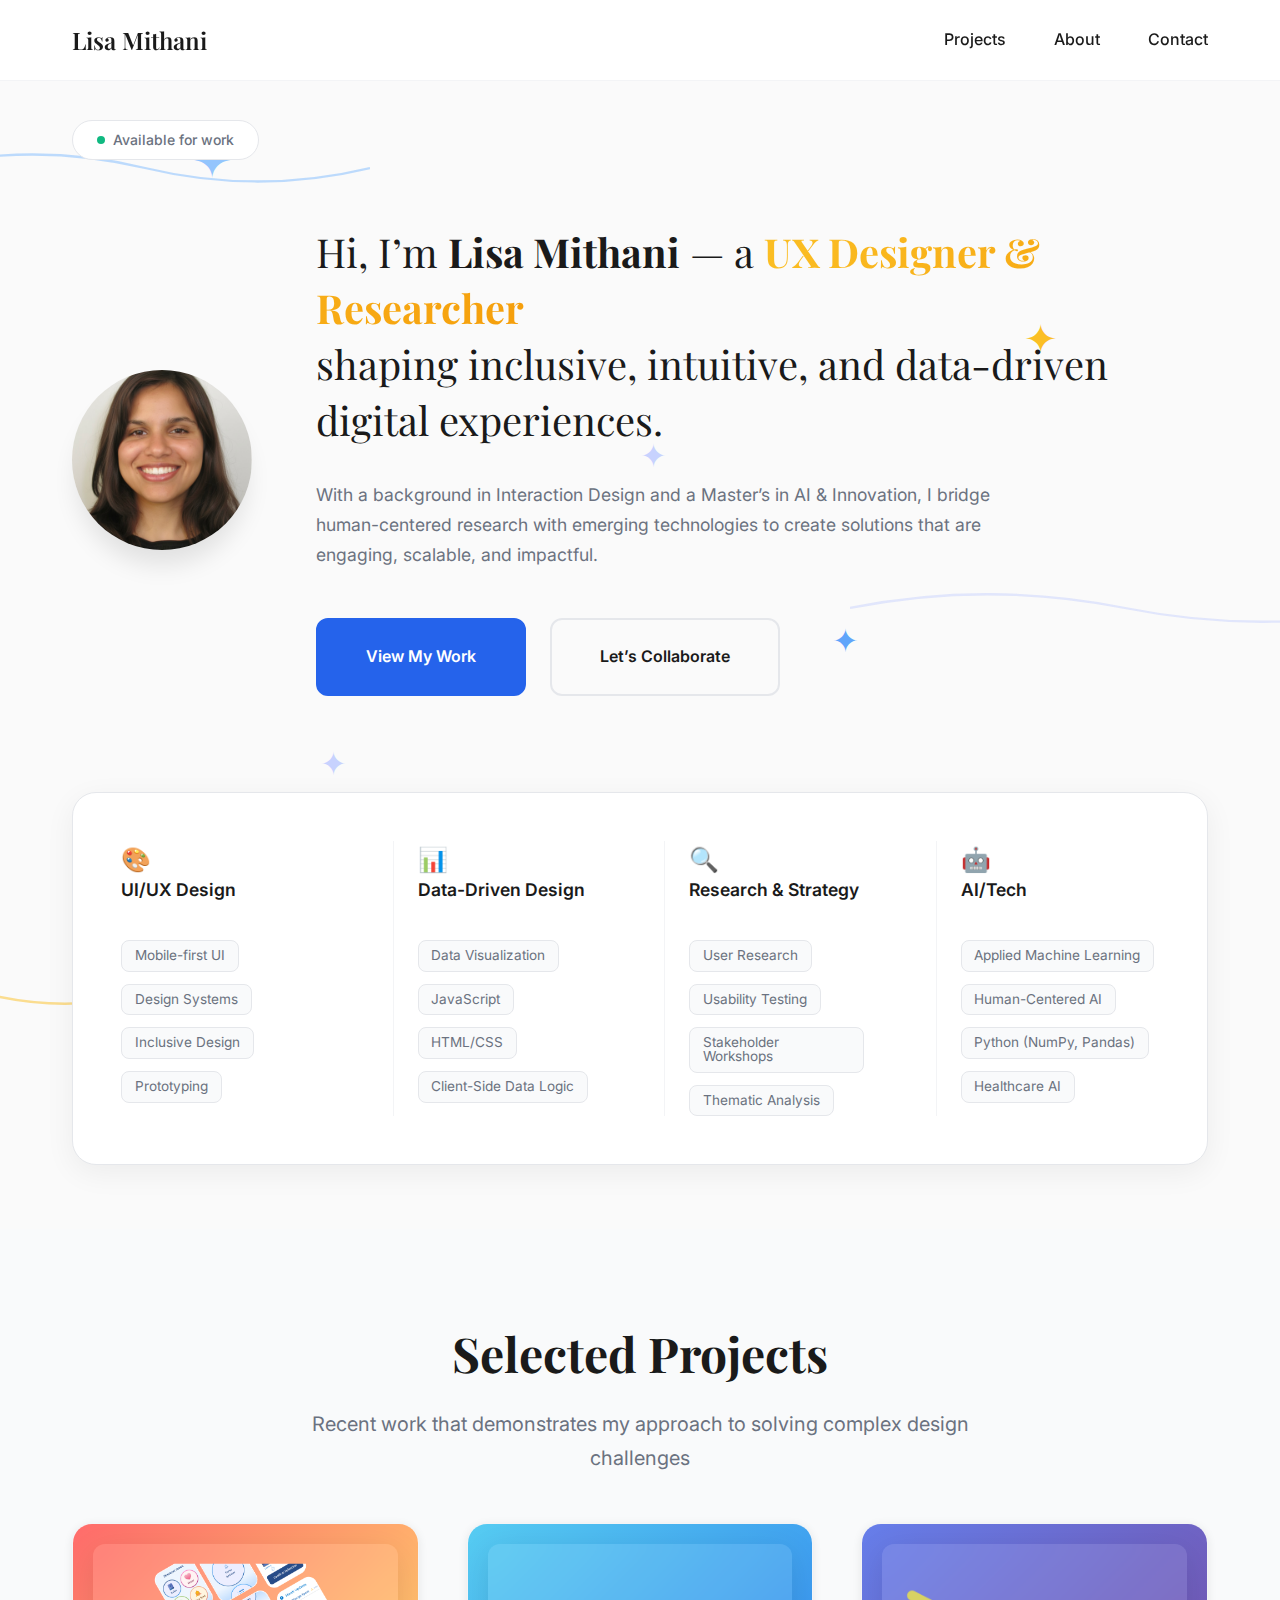
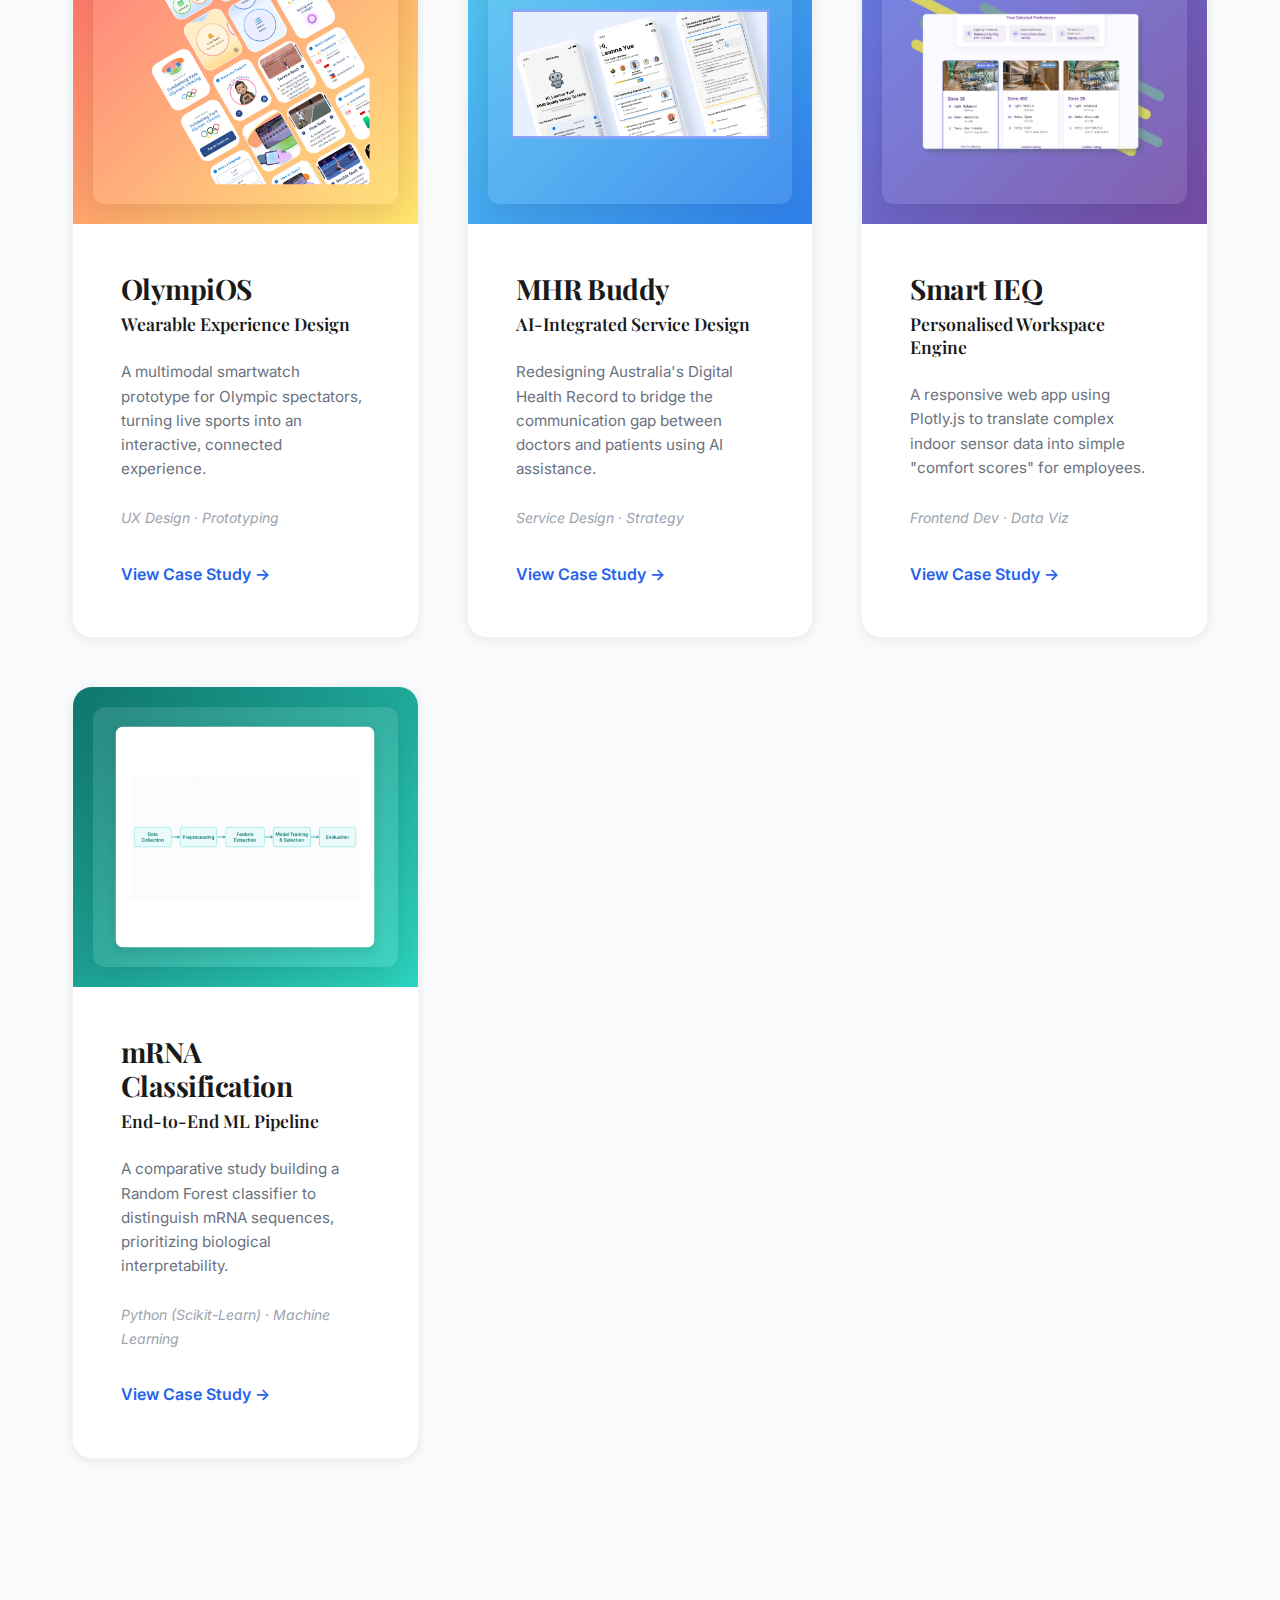
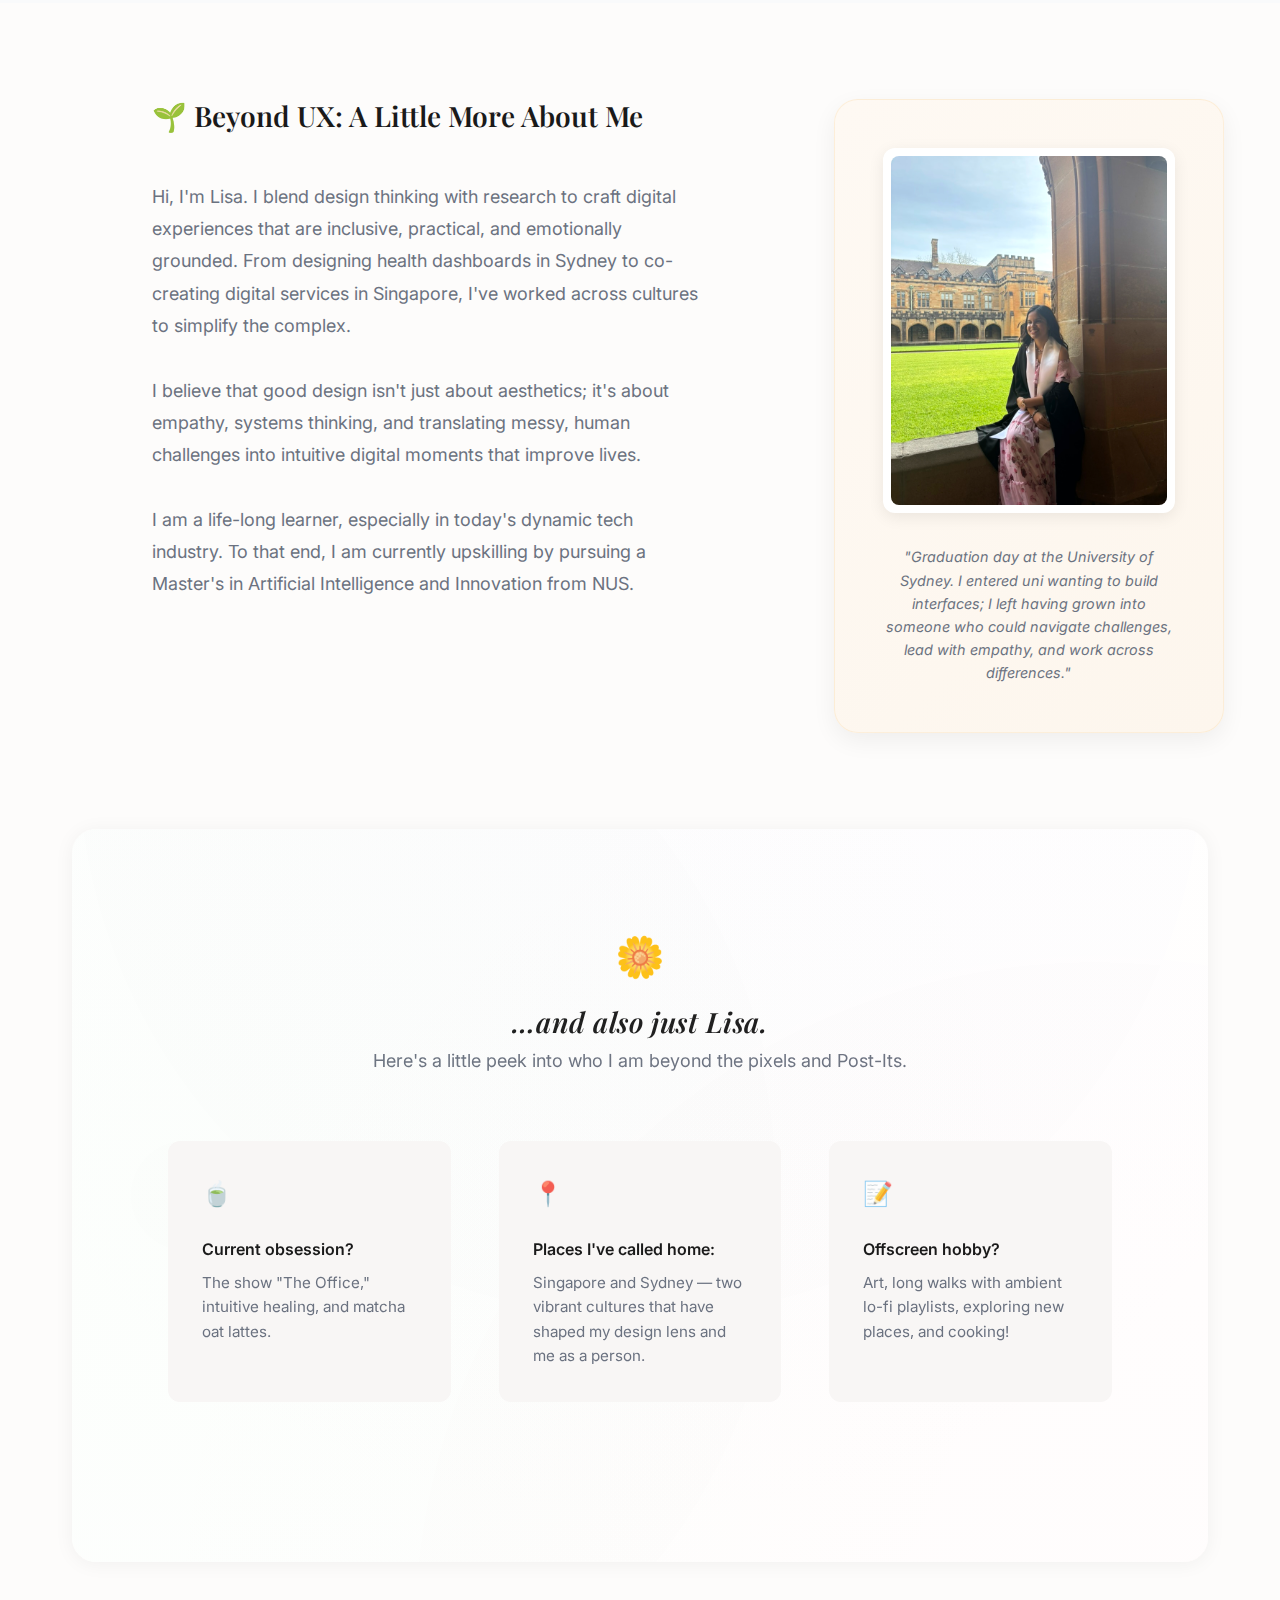
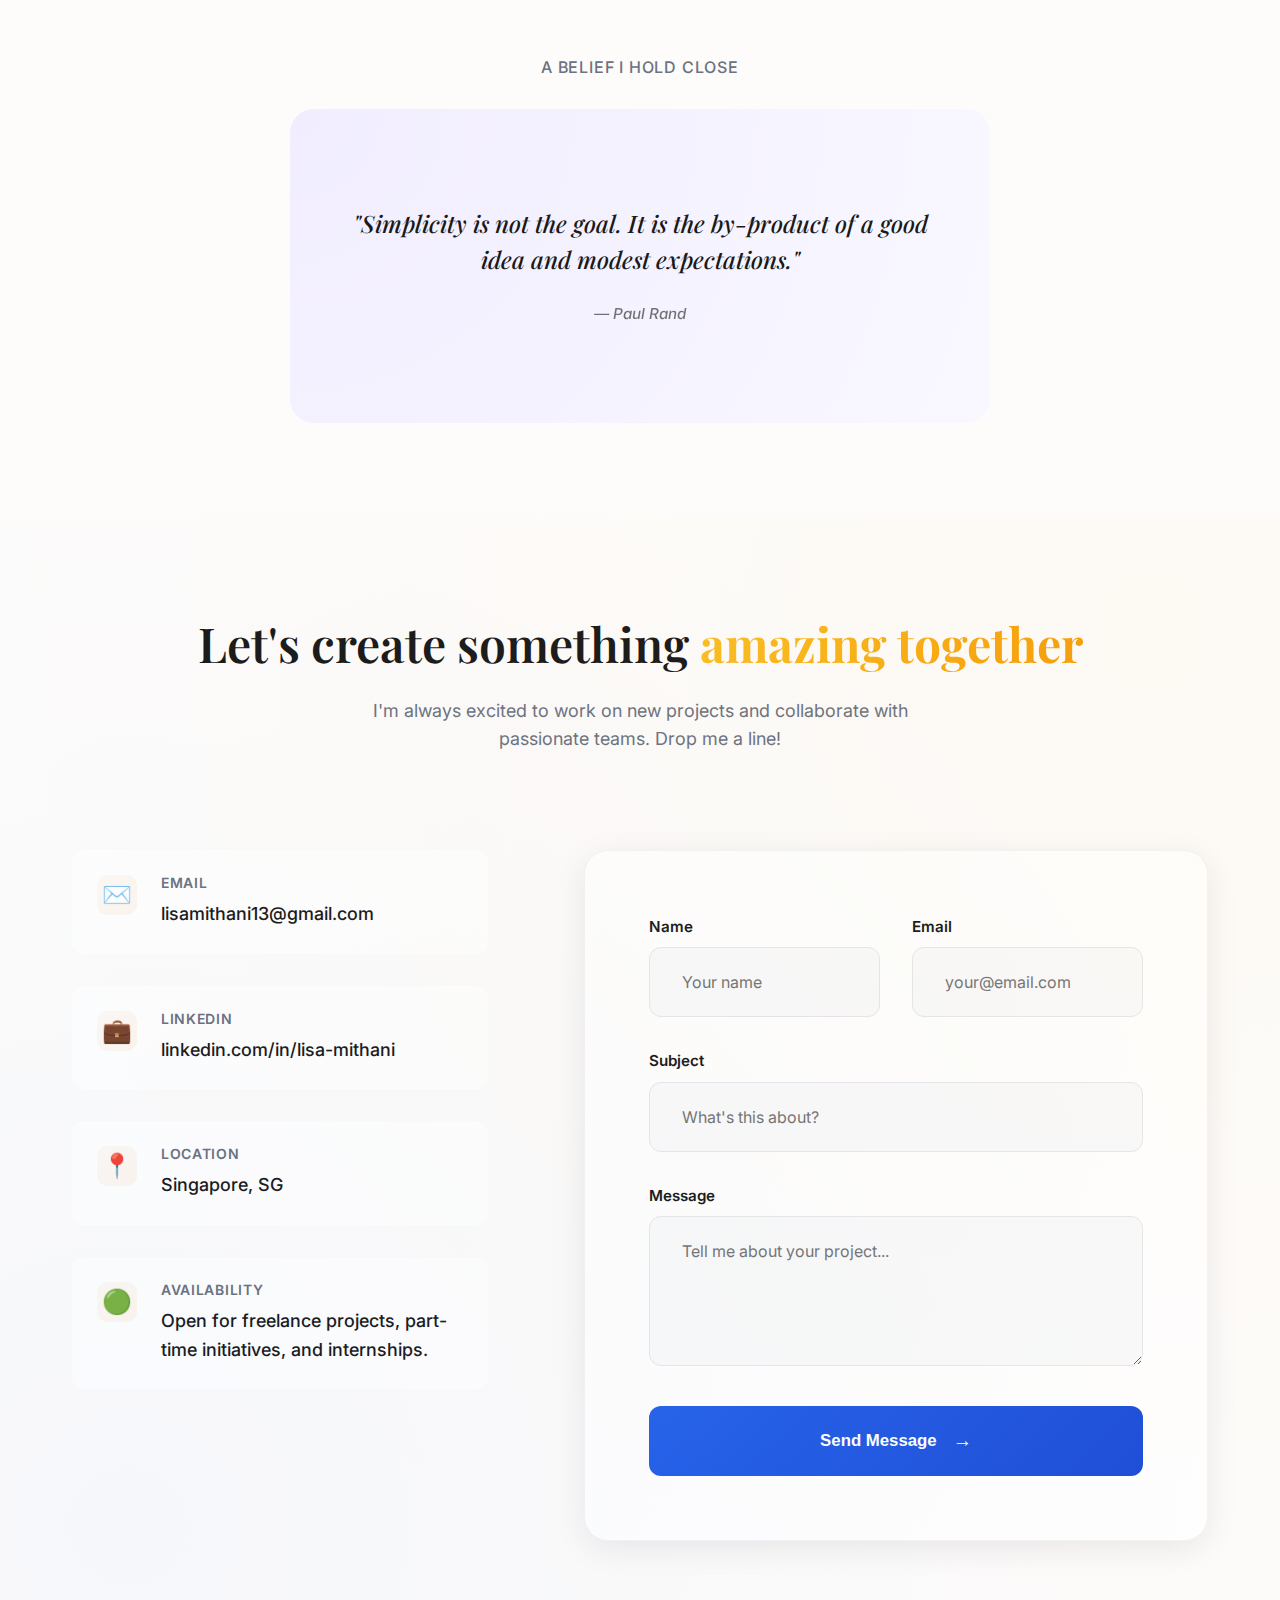
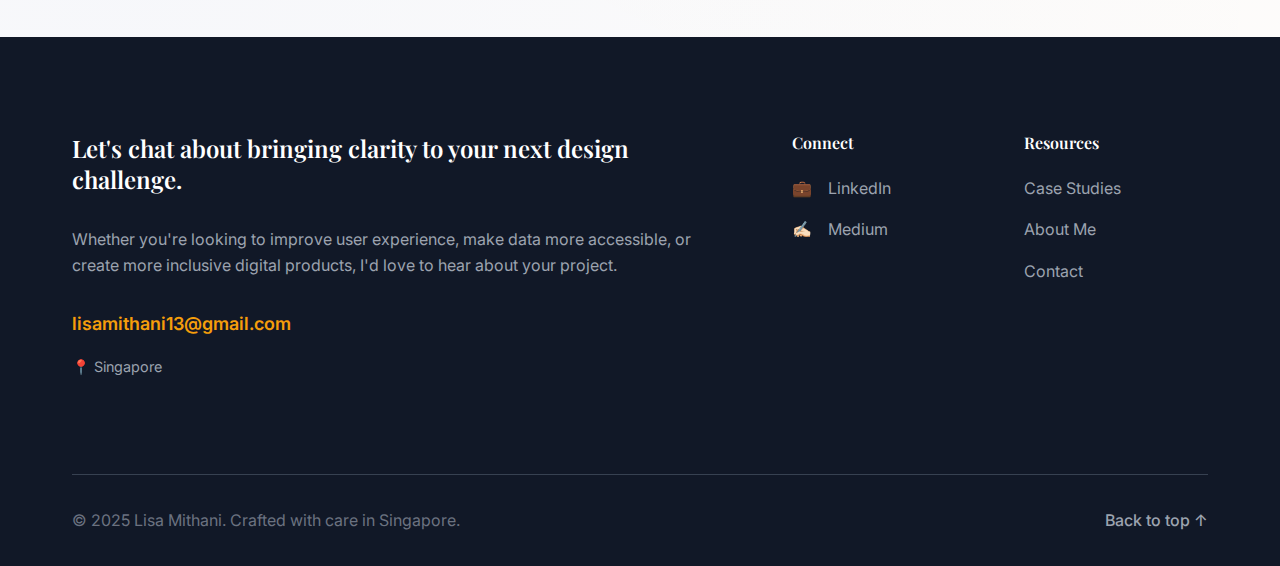
<file: index.html>
<!DOCTYPE html>
<html lang="en">
<head>
    <meta charset="UTF-8">
    <meta name="viewport" content="width=device-width, initial-scale=1.0">
    <meta name="description" content="Lisa Mithani - Interaction Designer based in Singapore. Crafting intuitive digital experiences with expertise in mobile-first design and emerging technologies.">
    <title> Lisa Mithani - Interaction Designer</title>
    
    <link rel="preconnect" href="https://fonts.googleapis.com">
    <link rel="preconnect" href="https://fonts.gstatic.com" crossorigin>
    <link href="https://fonts.googleapis.com/css2?family=Inter:wght@300;400;500;600;700;800&family=Playfair+Display:wght@400;500;600;700&display=swap" rel="stylesheet">
    
    <link rel="stylesheet" href="styles.css">
</head>
<body>
    <div class="cursor"></div>
    
    <nav class="nav">
        <div class="nav-container">
            <a href="#home" class="nav-logo">Lisa Mithani</a>
            <div class="nav-menu">
                <a href="#work" class="nav-link">Projects</a>
                <a href="#about" class="nav-link">About</a>
                <a href="#contact" class="nav-link">Contact</a>
            </div>
            <div class="nav-toggle">
                <span></span>
                <span></span>
                <span></span>
            </div>
        </div>
    </nav>

    <div class="main-content">
    <section id="home" class="hero">
        <div class="wave-line" style="top: 10%; left: -80px; width: 450px; animation: continuous-float 10s ease-in-out infinite;">
                <svg viewBox="0 0 500 100" xmlns="http://www.w3.org/2000/svg">
                    <path d="M0,50 Q125,20 250,50 T500,50" stroke="#93c5fd" stroke-width="2.5" fill="none" opacity="0.6"/>
                </svg>
            </div>
            
            <div class="wave-line" style="top: 45%; right: -120px; width: 550px; animation: continuous-float 12s ease-in-out infinite reverse;">
                <svg viewBox="0 0 600 120" xmlns="http://www.w3.org/2000/svg">
                    <path d="M0,60 Q150,30 300,60 T600,60" stroke="#c7d2fe" stroke-width="2.5" fill="none" opacity="0.5"/>
                </svg>
            </div>
            
            <div class="wave-line" style="bottom: 15%; left: -30px; width: 380px; animation: continuous-float 15s ease-in-out infinite;">
                <svg viewBox="0 0 400 100" xmlns="http://www.w3.org/2000/svg">
                    <path d="M0,50 Q100,80 200,50 T400,50" stroke="#fbbf24" stroke-width="2.5" fill="none" opacity="0.5"/>
                </svg>
            </div>
            
            <div class="star star-1 large" style="top: 10%; left: 15%; animation-delay: 0s;"></div>
            <div class="star star-2 medium" style="top: 25%; right: 20%; animation-delay: 0.5s;"></div>
            <div class="star star-3 small" style="bottom: 40%; left: 25%; animation-delay: 1s;"></div>
            <div class="star star-4" style="top: 50%; right: 35%; animation-delay: 1.5s;"></div>
            <div class="star star-5 small" style="bottom: 25%; right: 15%; animation-delay: 2s;"></div>
            <div class="star star-6 medium" style="top: 70%; left: 10%; animation-delay: 0.3s;"></div>
            <div class="star star-7 large" style="bottom: 15%; left: 40%; animation-delay: 1.2s;"></div>
            <div class="star star-8 small" style="top: 35%; left: 50%; animation-delay: 0.8s;"></div>
            
           <div class="wave-line" style="top: 65%; right: 50%; width: 180px; animation: gentle-float 8s ease-in-out infinite;">
                <svg viewBox="0 0 200 50" xmlns="http://www.w3.org/2000/svg">
                    <path d="M0,25 Q50,10 100,25 T200,25" stroke="#60a5fa" stroke-width="2" fill="none" opacity="0.4"/>
                </svg>
            </div>
        
        <div class="hero-overlay">
            <div class="hero-container">
                <div class="hero-header">
                  <div class="hero-badge">
                    <span class="badge-dot"></span>
                    Available for work
                  </div>
                </div>

                <div class="hero-main">
                  <div class="hero-photo">
                    <img src="Images/IMG_Lisa.jpeg" alt="A portrait of Lisa Mithani." />
                  </div>
                  <div class="hero-content">
                    <h1 class="hero-title">
                      Hi, I’m <span class="intro-bold">Lisa Mithani</span> — 
                      a <span class="highlight">UX Designer & Researcher</span><br>
                      shaping inclusive, intuitive, and data-driven digital experiences.
                    </h1>
                    <p class="hero-subtitle">
                      With a background in Interaction Design and a Master’s in AI & Innovation, 
                      I bridge human-centered research with emerging technologies to create 
                      solutions that are engaging, scalable, and impactful.
                    </p>
                    <div class="hero-cta">
                      <a href="#work" class="btn-primary">View My Work</a>
                      <a href="#contact" class="btn-secondary">Let’s Collaborate</a>
                    </div>
                  </div>
                </div>
            
                <div class="hero-skills">
                    <div class="skills-panel">
                        <div class="skill-column">
                            <div class="skill-header">
                                <span class="skill-icon">🎨</span>
                                <h3>UI/UX Design</h3>
                            </div>
                            <div class="skill-tags">
                                <span>Mobile-first UI</span>
                                <span>Design Systems</span>
                                <span>Inclusive Design</span>
                                <span>Prototyping</span>
                            </div>
                        </div>

                        <div class="skill-column">
                            <div class="skill-header">
                                <span class="skill-icon">📊</span>
                                <h3>Data-Driven Design</h3>
                            </div>
                            <div class="skill-tags">
                                <span>Data Visualization</span>
                                <span>JavaScript</span>
                                <span>HTML/CSS</span>
                                <span>Client-Side Data Logic</span>
                            </div>
                        </div>

                        <div class="skill-column">
                            <div class="skill-header">
                                <span class="skill-icon">🔍</span>
                                <h3>Research & Strategy</h3>
                            </div>
                            <div class="skill-tags">
                                <span>User Research</span>
                                <span>Usability Testing</span>
                                <span>Stakeholder Workshops</span>
                                <span>Thematic Analysis</span>
                            </div>
                        </div>

                        <div class="skill-column">
                            <div class="skill-header">
                                <span class="skill-icon">🤖</span>
                                <h3>AI/Tech</h3>
                            </div>
                            <div class="skill-tags">
                                <span>Applied Machine Learning</span>
                                <span>Human-Centered AI</span>
                                <span>Python (NumPy, Pandas)</span>
                                <span>Healthcare AI</span>
                            </div>
                        </div>
                    </div>
                </div>
            </div>
        </div>
    </section>

    <section id="work" class="projects-teaser">
     <div class="container">
            <div class="section-header">
                <h2 class="section-title">Selected Projects</h2>
                <p class="section-subtitle">Recent work that demonstrates my approach to solving complex design challenges</p>
            </div>
            
<div class="projects-grid-ai">
    
    <a href="OlympiOS.html" class="project-card-ai" data-project="olympios">
        <div class="project-visual-ai" style="background: linear-gradient(135deg, #FF6B6B 0%, #FFE66D 100%);">
            <div class="project-ui-preview">
                <img src="Images/OlympiOS_Preview.png" alt="OlympiOS interface" class="ui-snapshot" />
                <img src="GIF/UIUX_design.gif" alt="OlympiOS interaction flow" class="ui-hover-gif" />
            </div>
        </div>
        <div class="project-content-ai">
            <h3 class="project-title-ai">OlympiOS</h3>
            <h4 class="project-tagline-ai">Wearable Experience Design</h4>
            <p class="project-description-ai">
                A multimodal smartwatch prototype for Olympic spectators, turning live sports into an interactive, connected experience.
            </p>
            <p class="project-caption-ai">UX Design · Prototyping</p>
            <span class="project-cta-ai">View Case Study →</span>
        </div>
    </a>

    <a href="MHRBuddy.html" class="project-card-ai" data-project="mhr-buddy">
        <div class="project-visual-ai" style="background: linear-gradient(135deg, #56CCF2 0%, #2F80ED 100%);">
            <div class="project-ui-preview">
                <img src="Images/mhr-buddy-ui.png" alt="MHR Buddy interface" class="ui-snapshot" />
                <img src="GIF/mhr-buddy-flow.gif" alt="MHR Buddy flow" class="ui-hover-gif" />
            </div>
        </div>
        <div class="project-content-ai">
            <h3 class="project-title-ai">MHR Buddy</h3>
            <h4 class="project-tagline-ai">AI-Integrated Service Design</h4>
            <p class="project-description-ai">
                Redesigning Australia's Digital Health Record to bridge the communication gap between doctors and patients using AI assistance.
            </p>
            <p class="project-caption-ai">Service Design · Strategy</p>
            <span class="project-cta-ai">View Case Study →</span>
        </div>
    </a>

    <a href="smart-ieq.html" class="project-card-ai" data-project="ieq-dashboard">
        <div class="project-visual-ai" style="background: linear-gradient(135deg, #667eea 0%, #764ba2 100%);">
            <div class="project-ui-preview">
                <img src="Images/ieq-dashboard-ui.png" alt="Smart IEQ Dashboard" class="ui-snapshot" />
                <img src="GIF/HTML_JS_IEQ.gif" alt="Dashboard interaction" class="ui-hover-gif" />
            </div>
        </div>
        <div class="project-content-ai">
            <h3 class="project-title-ai">Smart IEQ</h3>
            <h4 class="project-tagline-ai">Personalised Workspace Engine</h4>
            <p class="project-description-ai">
                A responsive web app using Plotly.js to translate complex indoor sensor data into simple "comfort scores" for employees.
            </p>
            <p class="project-caption-ai">Frontend Dev · Data Viz</p>
            <span class="project-cta-ai">View Case Study →</span>
        </div>
    </a>

    <a href="mrna-classification.html" class="project-card-ai" data-project="mrna-ml">
    <div class="project-visual-ai" style="background: linear-gradient(135deg, #0F766E 0%, #2DD4BF 100%);">
        <div class="project-ui-preview">
            
            <img src="Images/mrna_pipeline_placeholder.png" 
                 alt="ML Pipeline Architecture" 
                 class="ui-snapshot" 
                 style="background: white; padding: 15px; width: 90%; border-radius: 8px; box-shadow: 0 4px 12px rgba(0,0,0,0.1);" />
            
            <img src="Images/mrna-chart-crop.png" 
                 alt="Feature Importance Results" 
                 class="ui-hover-gif" 
                 style="background: white; padding: 10px; width: 90%; border-radius: 8px; box-shadow: 0 4px 12px rgba(0,0,0,0.1);" />
                 
        </div>
    </div>
        <div class="project-content-ai">
            <h3 class="project-title-ai">mRNA Classification</h3>
            <h4 class="project-tagline-ai">End-to-End ML Pipeline</h4>
            <p class="project-description-ai">
                A comparative study building a Random Forest classifier to distinguish mRNA sequences, prioritizing biological interpretability.
            </p>
            <p class="project-caption-ai">Python (Scikit-Learn) · Machine Learning</p>
            <span class="project-cta-ai">View Case Study →</span>
        </div>
    </a>

</div>
                </div>
            </div>
    </section>

    <section id="about" class="about">
        <div class="container">
            <div class="about-content">
                <div class="about-grid">
                    <div class="about-main">
                        <h2 class="about-subtitle">🌱 Beyond UX: A Little More About Me</h2>
                        <div class="about-body">
                            <p>
                                Hi, I'm Lisa. I blend design thinking with research to craft digital experiences that are inclusive, practical, and emotionally grounded. From designing health dashboards in Sydney to co-creating digital services in Singapore, I've worked across cultures to simplify the complex.
                            </p>
                            <p>
                                I believe that good design isn't just about aesthetics; it's about empathy, systems thinking, and translating messy, human challenges into intuitive digital moments that improve lives.
                            </p>
                            <p>
                                I am a life-long learner, especially in today's dynamic tech industry. To that end, I am currently upskilling by pursuing a Master's in Artificial Intelligence and Innovation from NUS.
                            </p>
                        </div>
                    </div>
                    
                    <div class="about-photo-card">
                        <div class="photo-frame">
                            <img src="Images/Lisa_graduation.jpeg" 
                                 alt="Lisa at her University of Sydney graduation ceremony." />
                            <div class="photo-overlay">
                            </div>
                        </div>
                        <p class="photo-caption">
                            <em>"Graduation day at the University of Sydney. I entered uni wanting to build interfaces; I left having grown into someone who could navigate challenges, lead with empathy, and work across differences."</em>
                        </p>
                    </div>
                </div>
            </div>
            
            <div class="about-personal">
                <div class="personal-header">
                    <span class="personal-icon">🌼</span>
                    <h3>…and also just Lisa.</h3>
                    <p>Here's a little peek into who I am beyond the pixels and Post-Its.</p>
                </div>
                
                <div class="personal-facts">
                    <div class="fact-card">
                        <span class="fact-emoji">🍵</span>
                        <div class="fact-content">
                            <strong>Current obsession?</strong>
                            <p>The show "The Office," intuitive healing, and matcha oat lattes.</p>
                        </div>
                    </div>
                    
                    <div class="fact-card">
                        <span class="fact-emoji">📍</span>
                        <div class="fact-content">
                            <strong>Places I've called home:</strong>
                            <p>Singapore and Sydney — two vibrant cultures that have shaped my design lens and me as a person.</p>
                        </div>
                    </div>
                    
                    <div class="fact-card">
                        <span class="fact-emoji">📝</span>
                        <div class="fact-content">
                            <strong>Offscreen hobby?</strong>
                            <p>Art, long walks with ambient lo-fi playlists, exploring new places, and cooking!</p>
                        </div>
                    </div>
                </div>
                
            </div>
            
            <div class="quote-container">
                <h3 class="quote-caption">A belief I hold close</h3>
                <div class="about-quote">
                    <blockquote>
                        <p>"Simplicity is not the goal. It is the by-product of a good idea and modest expectations."</p>
                        <cite>— Paul Rand</cite>
                    </blockquote>
                </div>
            </div>
        </div>
    </section>

    <section id="contact" class="contact">
        <div class="container">
            <div class="contact-content">
                <div class="contact-header">
                    <h2 class="contact-title">
                        Let's create something 
                        <span class="highlight">amazing together</span>
                    </h2>
                    <p class="contact-subtitle">
                        I'm always excited to work on new projects and collaborate 
                        with passionate teams. Drop me a line!
                    </p>
                </div>
                
                <div class="contact-grid">
                    <div class="contact-info">
                        <div class="contact-item">
                            <span class="contact-icon">✉️</span>
                            <div class="contact-details">
                                <h3>Email</h3>
                                <a href="mailto:lisamithani13@gmail.com">lisamithani13@gmail.com</a>
                            </div>
                        </div>
                        <div class="contact-item">
                            <span class="contact-icon">💼</span>
                            <div class="contact-details">
                                <h3>LinkedIn</h3>
                                <a href="https://www.linkedin.com/in/lisa-mithani/" target="_blank">linkedin.com/in/lisa-mithani</a>
                            </div>
                        </div>
                        <div class="contact-item">
                            <span class="contact-icon">📍</span>
                            <div class="contact-details">
                                <h3>Location</h3>
                                <span>Singapore, SG</span>
                            </div>
                        </div>
                        <div class="contact-item">
                            <span class="contact-icon">🟢</span>
                            <div class="contact-details">
                                <h3>Availability</h3>
                                <span class="availability">
                                    Open for freelance projects, part-time initiatives, and internships.
                                </span>
                            </div>
                        </div>
                    </div>
                    
                    <form class="contact-form" action="https://formspree.io/f/meozjlve" method="POST">
                        <div class="form-row">
                            <div class="form-group">
                                <label for="name">Name</label>
                                <input type="text" id="name" name="name" placeholder="Your name" required>
                            </div>
                            <div class="form-group">
                                <label for="email">Email</label>
                                <input type="email" id="email" name="email" placeholder="your@email.com" required>
                            </div>
                        </div>
                        <div class="form-group">
                            <label for="subject">Subject</label>
                            <input type="text" id="subject" name="subject" placeholder="What's this about?" required>
                        </div>
                        <div class="form-group">
                            <label for="message">Message</label>
                            <textarea id="message" name="message" rows="5" placeholder="Tell me about your project..." required></textarea>
                        </div>
                        <button type="submit" class="btn-submit">
                            <span>Send Message</span>
                            <span class="btn-arrow">→</span>
                        </button>
                    </form>
                </div>
            </div>
        </div>
    </section>
    </div>
    
    <footer class="footer">
        <div class="container">
            <div class="footer-content">
                <div class="footer-main">
                    <div class="footer-left">
                        <h3>Let's chat about bringing clarity to your next design challenge.</h3>
                        <p>Whether you're looking to improve user experience, make data more accessible, or create more inclusive digital products, I'd love to hear about your project.</p>
                        <div class="footer-contact">
                            <a href="mailto:lisamithani13@gmail.com" class="footer-email">lisamithani13@gmail.com</a>
                            <span class="footer-location">📍 Singapore</span>
                        </div>
                    </div>
                    <div class="footer-right">
                        <div class="footer-links">
                            <div class="footer-section">
                                <h4>Connect</h4>
                                <div class="social-links">
                                    <a href="https://www.linkedin.com/in/lisa-mithani/" target="_blank" class="social-link">
                                        <span class="social-icon">💼</span>
                                        <span>LinkedIn</span>
                                    </a>
                                    <a href="https://medium.com/@lisamithani13" target="_blank" class="social-link">
                                        <span class="social-icon">✍🏻</span>
                                        <span>Medium</span>
                                    </a>
                                </div>
                            </div>
                            <div class="footer-section">
                                <h4>Resources</h4>
                                <div class="footer-nav">
                                    <a href="#work">Case Studies</a>
                                    <a href="#about">About Me</a>
                                    <a href="#contact">Contact</a>
                                </div>
                            </div>
                        </div>
                    </div>
                </div>
                <div class="footer-bottom">
                    <div class="footer-bottom-content">
                        <p>&copy; 2025 Lisa Mithani. Crafted with care in Singapore.</p>
                        <a href="#home" class="back-to-top">Back to top ↑</a>
                    </div>
                </div>
            </div>
        </div>
    </footer>

    <script src="script.js"></script>
</body>
</html>
</file>
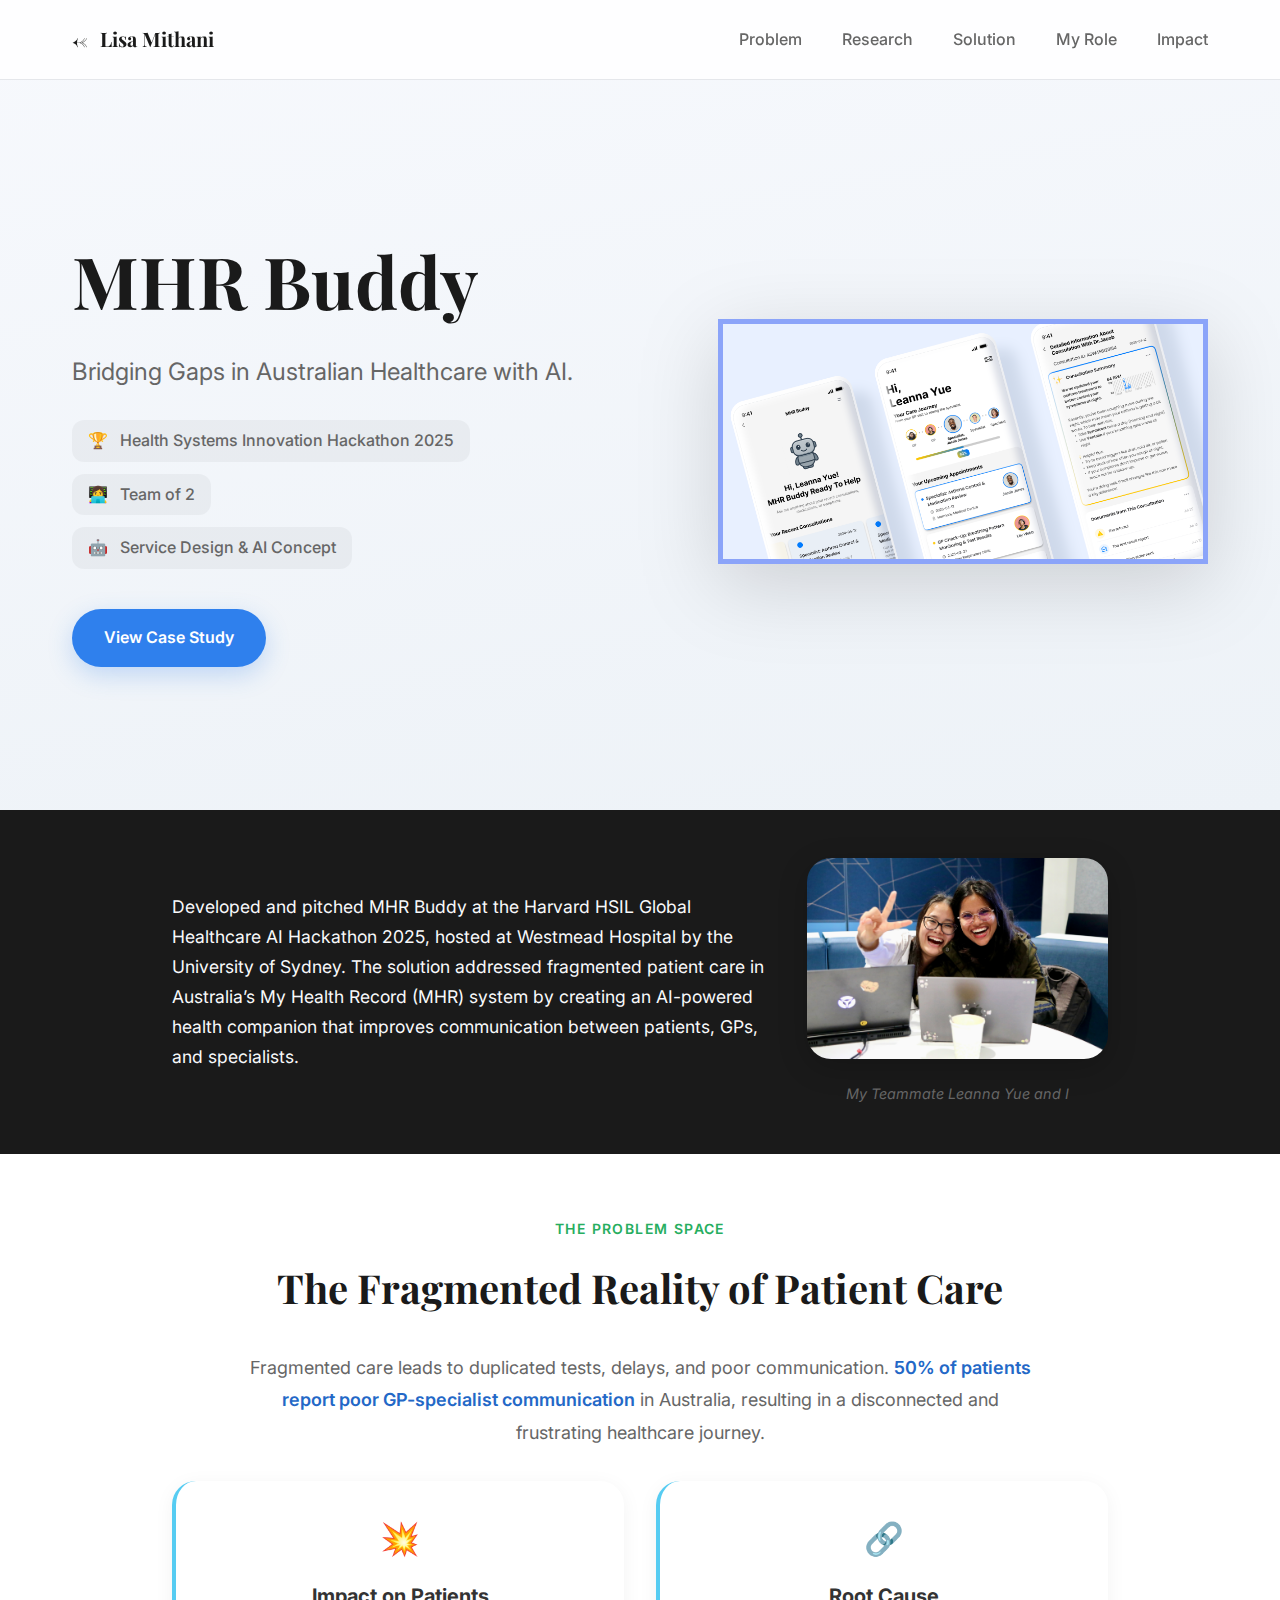
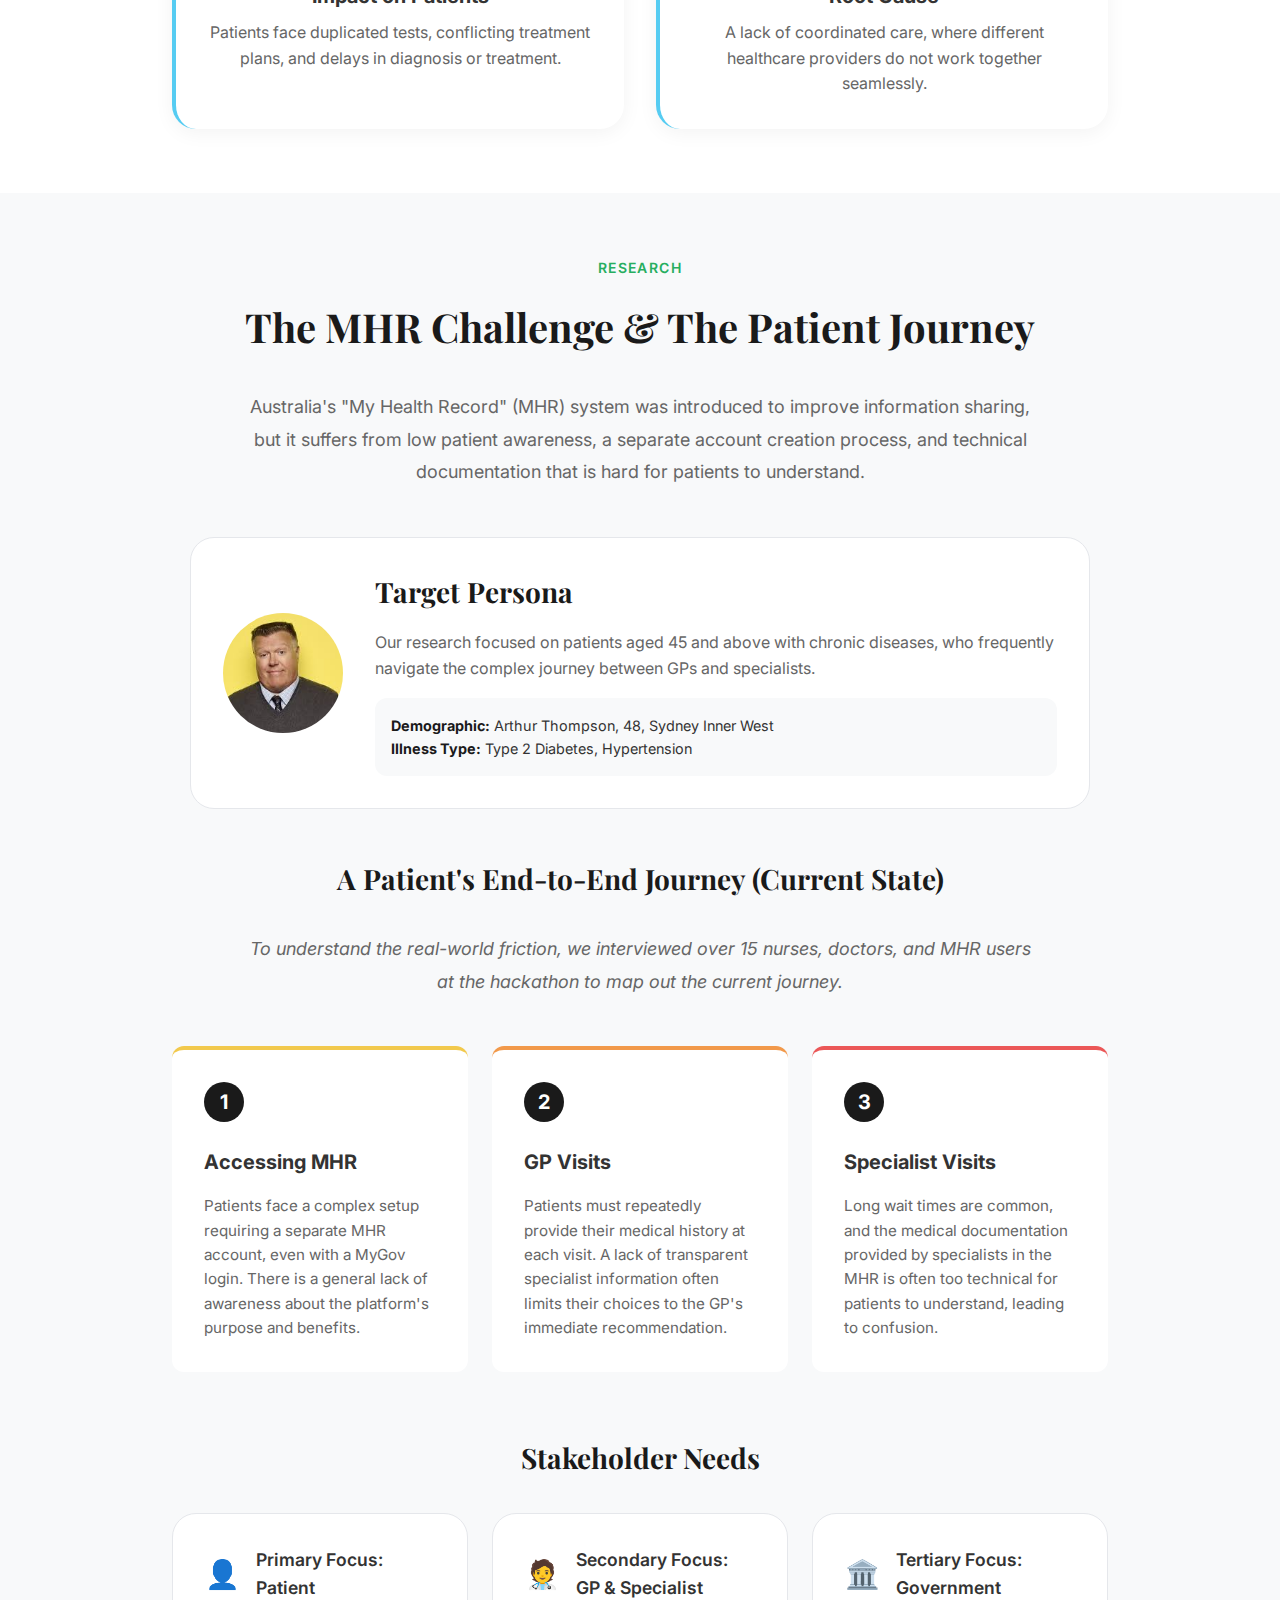
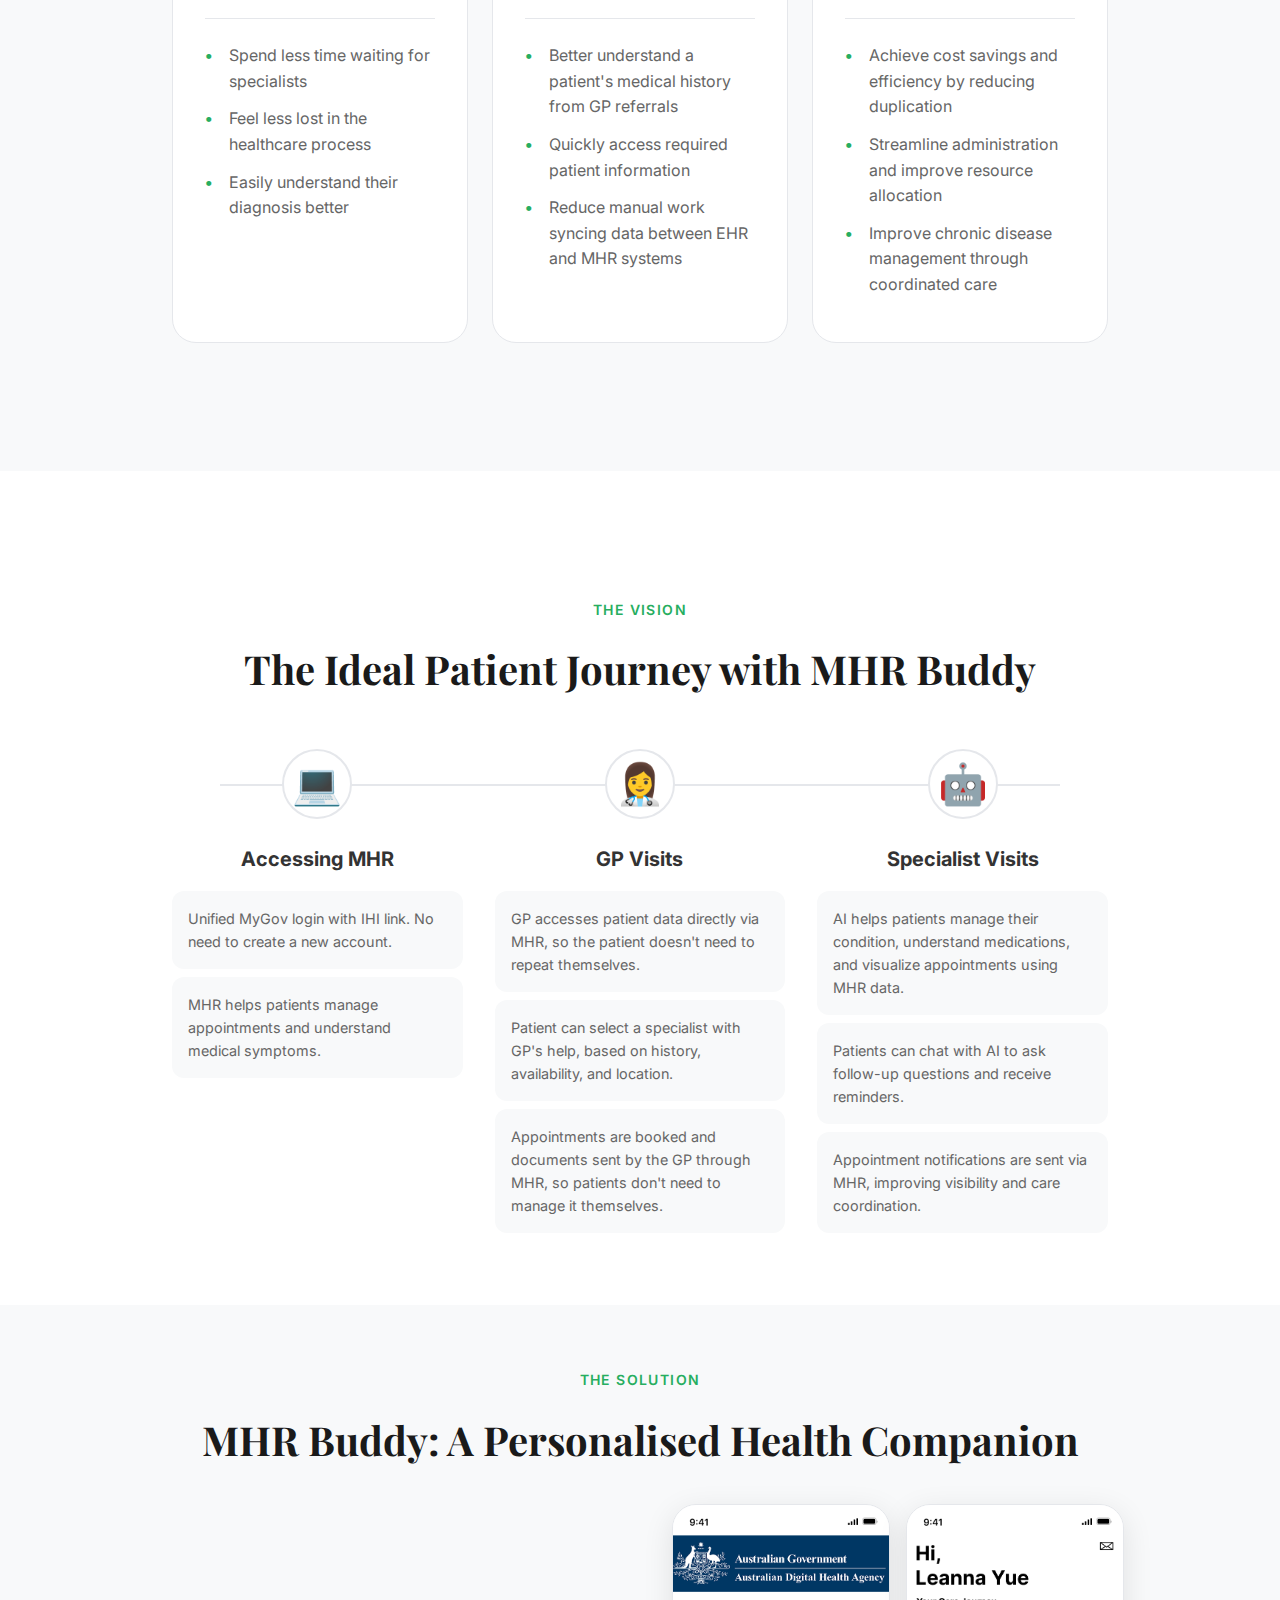
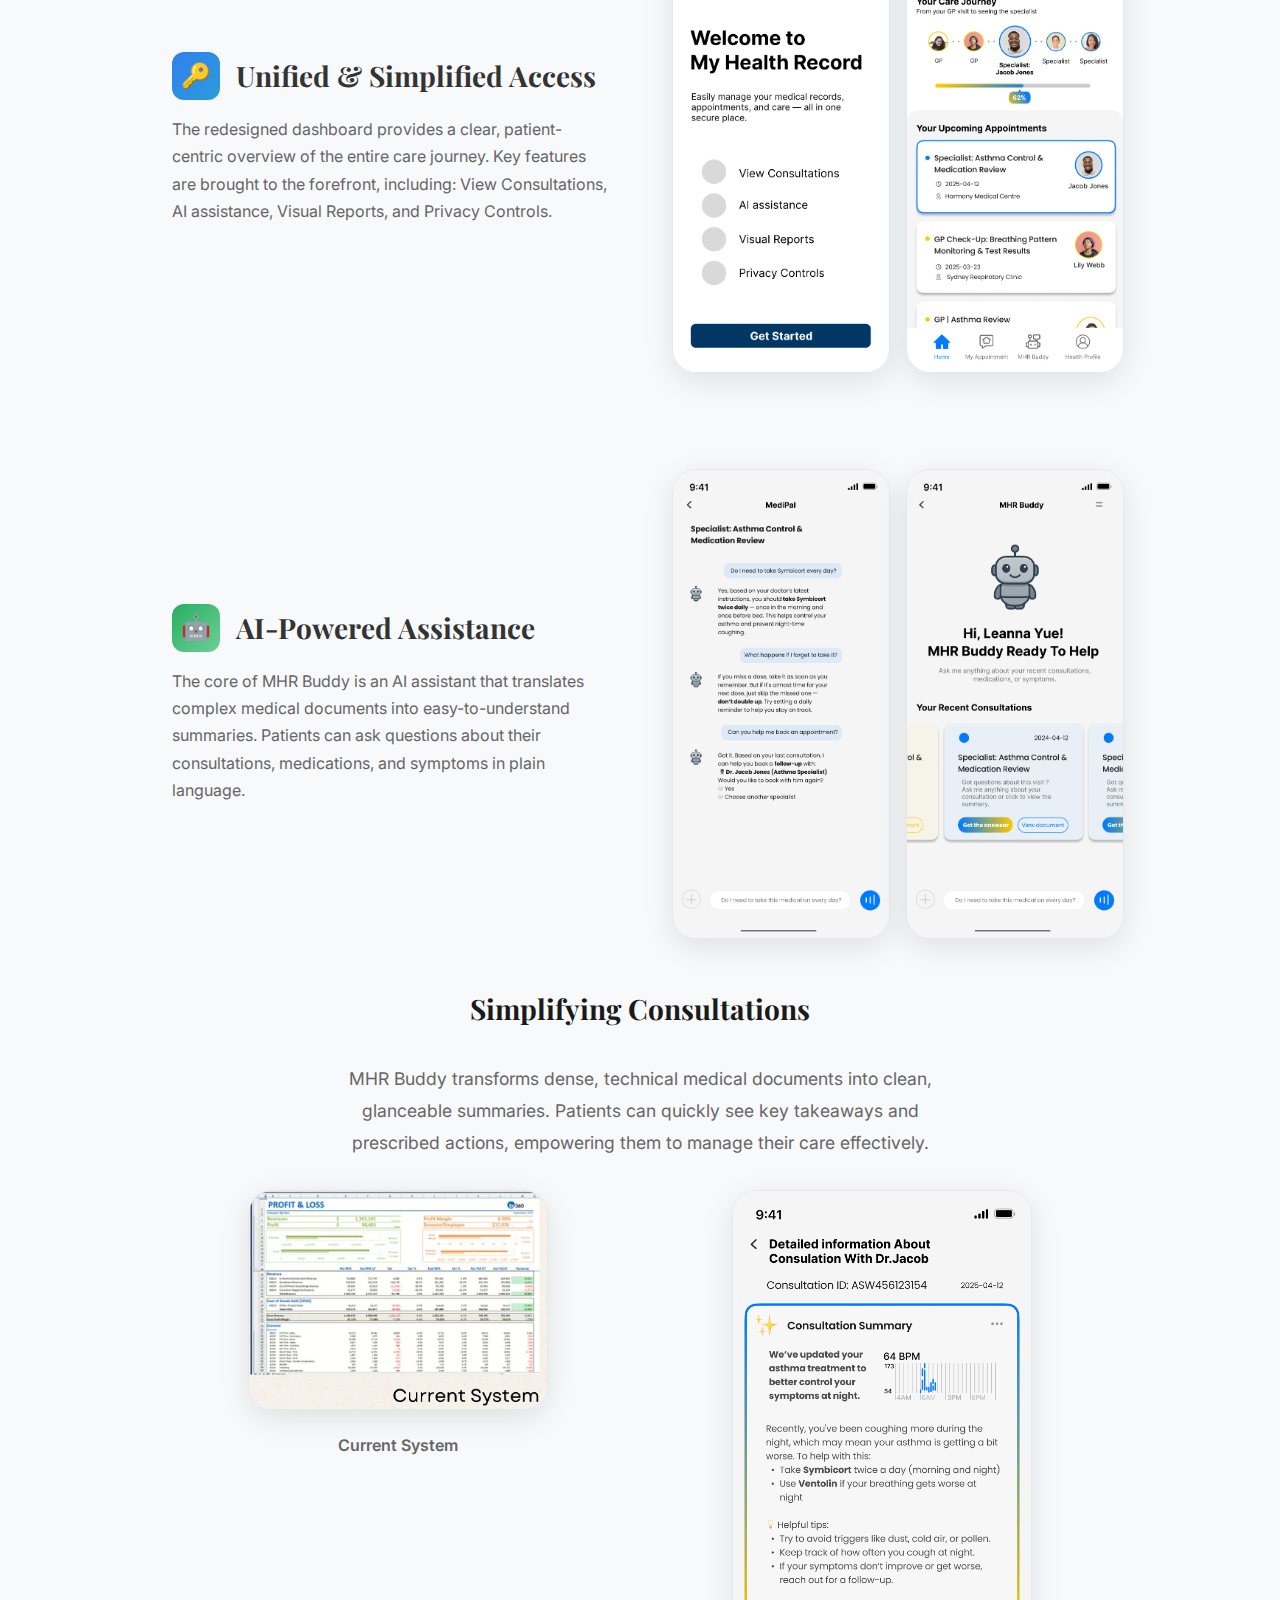
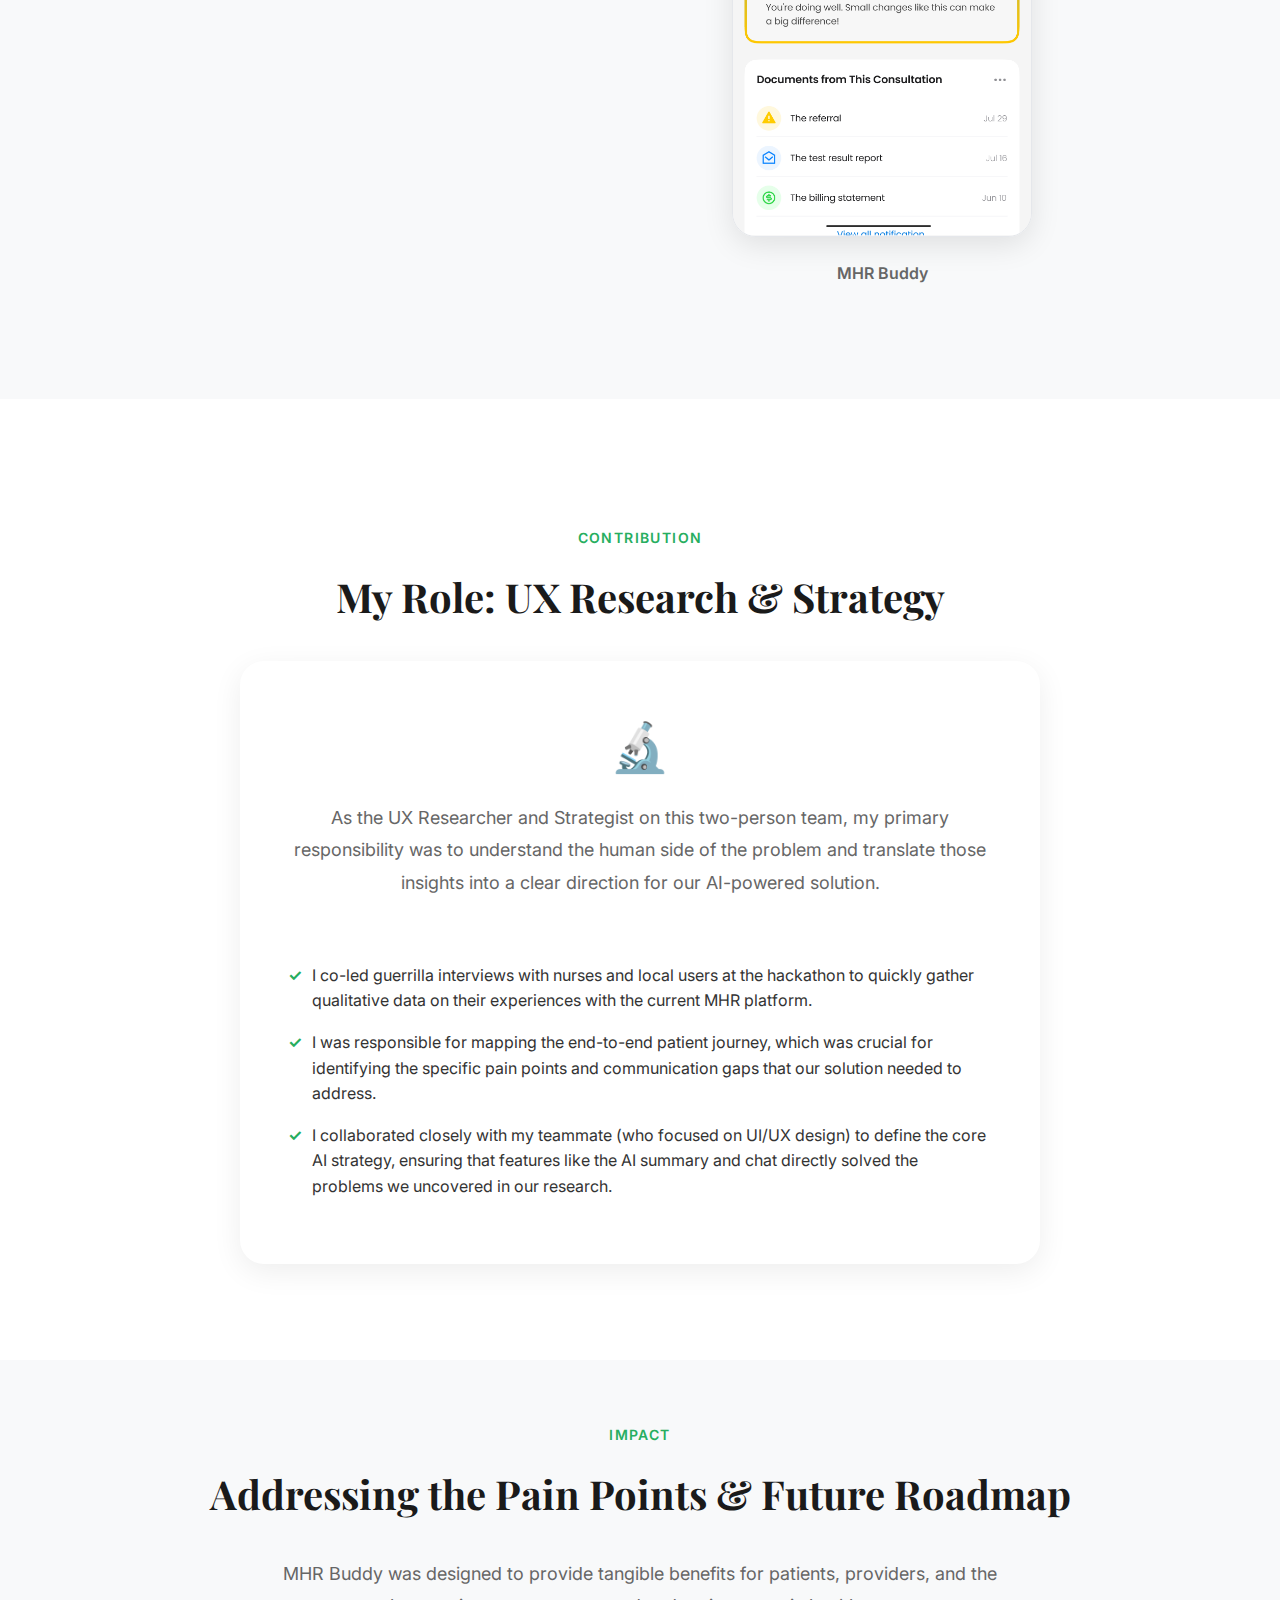
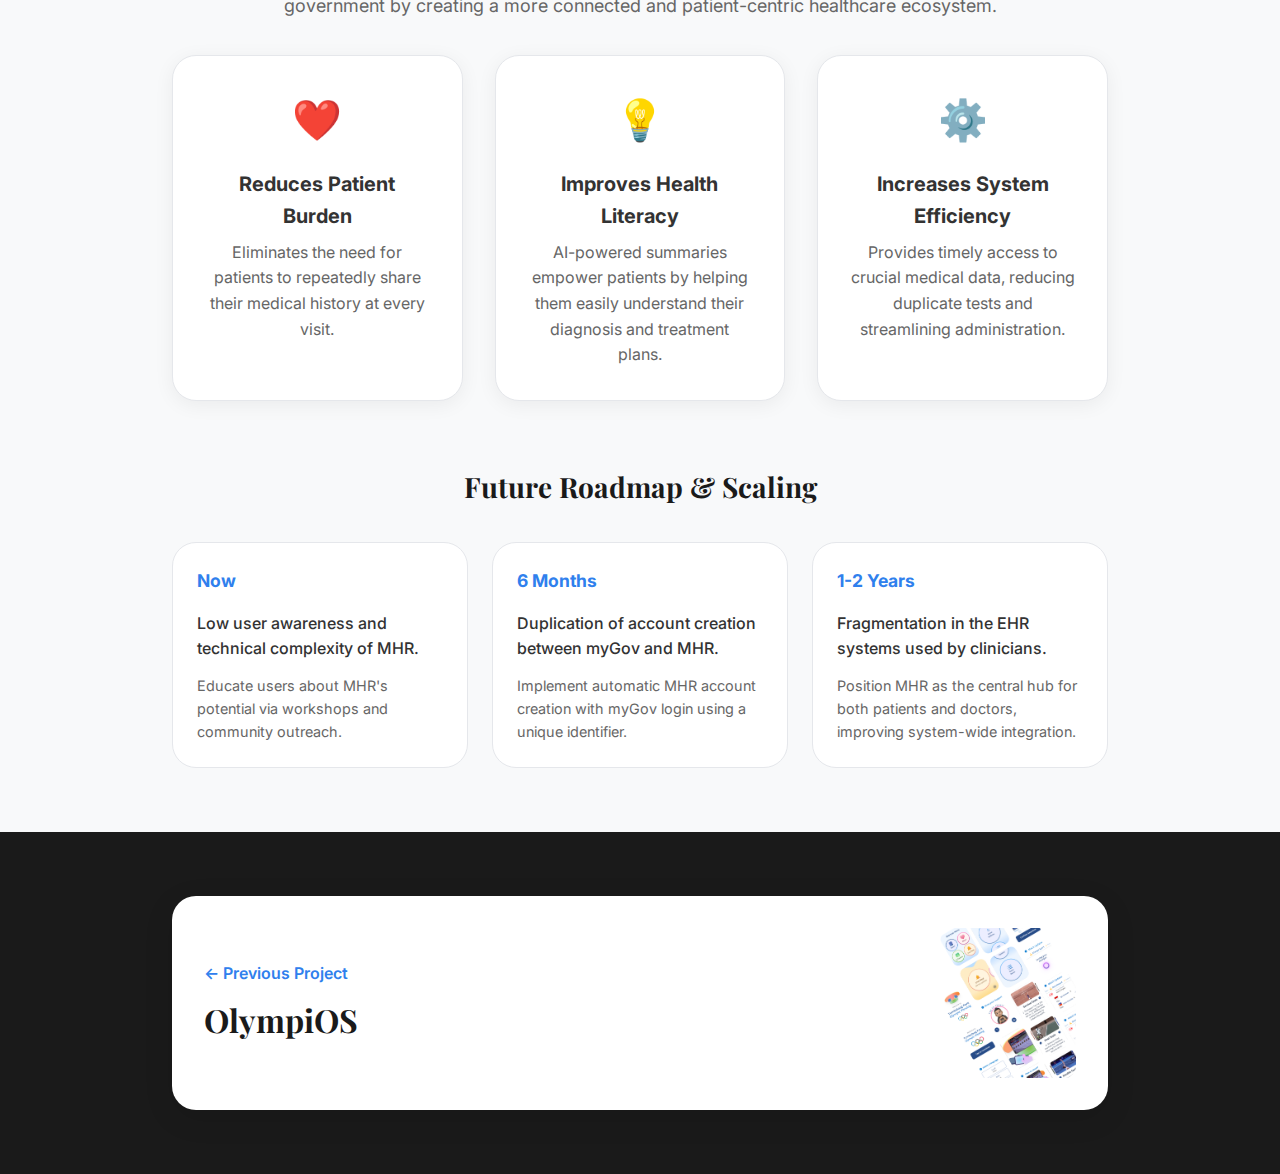
<file: MHRBuddy.html>
<!DOCTYPE html>
<html lang="en">
<head>
    <meta charset="UTF-8">
    <meta name="viewport" content="width=device-width, initial-scale=1.0">
    <title>MHR Buddy Case Study | Lisa Mithani</title>
    
    <link rel="preconnect" href="https://fonts.googleapis.com">
    <link rel="preconnect" href="https://fonts.gstatic.com" crossorigin>
    <link href="https://fonts.googleapis.com/css2?family=Inter:wght@300;400;500;600;700;800&family=Playfair+Display:wght@400;500;600;700&display=swap" rel="stylesheet">
    
    <link rel="stylesheet" href="MHRBuddy.css">
</head>
<body>
    <nav class="case-nav">
        <div class="nav-container">
            <a href="index.html" class="nav-logo" aria-label="Back to homepage">
                <span class="nav-back-arrow">←</span>
                <span>Lisa Mithani</span>
            </a>
            <ul class="nav-menu">
                <li><a href="#challenge">Problem</a></li>
                <li><a href="#research">Research</a></li>
                <li><a href="#solution">Solution</a></li>
                <li><a href="#my-role">My Role</a></li>
                <li><a href="#impact">Impact</a></li>
            </ul>
            <button class="nav-toggle" aria-label="Toggle navigation menu">
                <span></span>
                <span></span>
                <span></span>
            </button>
        </div>
    </nav>

    <main>
        <section id="hero" class="hero-case">
            <div class="hero-container">
                <div class="hero-content">
                    <h1 class="hero-title">MHR Buddy</h1>
                    <p class="hero-tagline">Bridging Gaps in Australian Healthcare with AI.</p>
                    <div class="hero-meta">
                        <div class="meta-item"><span>🏆</span> Health Systems Innovation Hackathon 2025</div>
                        <div class="meta-item"><span>👩‍💻</span> Team of 2</div>
                        <div class="meta-item"><span>🤖</span> Service Design & AI Concept</div>
                    </div>
                    <a href="#challenge" class="hero-button">View Case Study</a>
                </div>
                <div class="hero-image-container">
                    <img src="Images/mhr-buddy-ui.png" alt="Mockups of the MHR Buddy application on two iPhones." class="hero-main-image" />
                </div>
            </div>
        </section>

        <div class="problem-overview">
            <div class="container overview-grid">
                <div class="overview-text">
                    <p>Developed and pitched MHR Buddy at the Harvard HSIL Global Healthcare AI Hackathon 2025, hosted at Westmead Hospital by the University of Sydney. The solution addressed fragmented patient care in Australia’s My Health Record (MHR) system by creating an AI-powered health companion that improves communication between patients, GPs, and specialists.</p>
                </div>
                <figure class="overview-image">
                    <img src="Images/Lisa_Leanna.jpeg" alt="Lisa Mithani and her teammate Leanna Yue.">
                    <figcaption>My Teammate Leanna Yue and I</figcaption>
                </figure>
            </div>
        </div>

        <section id="challenge" class="case-section">
            <div class="container">
                <div class="section-label">The Problem Space</div>
                <h2 class="section-title">The Fragmented Reality of Patient Care</h2>
                <p class="challenge-intro">
                    Fragmented care leads to duplicated tests, delays, and poor communication. <b>50% of patients report poor GP-specialist communication</b> in Australia, resulting in a disconnected and frustrating healthcare journey.
                </p>
                <div class="problem-cards-grid">
                    <div class="problem-card">
                        <div class="problem-icon">💥</div>
                        <h4>Impact on Patients</h4>
                        <p>Patients face duplicated tests, conflicting treatment plans, and delays in diagnosis or treatment.</p>
                    </div>
                    <div class="problem-card">
                        <div class="problem-icon">🔗</div>
                        <h4>Root Cause</h4>
                        <p>A lack of coordinated care, where different healthcare providers do not work together seamlessly.</p>
                    </div>
                </div>
            </div>
        </section>

        <section id="research" class="case-section" style="background: var(--color-light);">
            <div class="container">
                <div class="section-label">Research</div>
                <h2 class="section-title">The MHR Challenge & The Patient Journey</h2>
                <p class="challenge-intro">
                    Australia's "My Health Record" (MHR) system was introduced to improve information sharing, but it suffers from low patient awareness, a separate account creation process, and technical documentation that is hard for patients to understand.
                </p>

                <div class="persona-highlight">
                    <img src="Images/scully.jpeg" alt="A portrait of Arthur Thompson, a man in his late 40s." class="persona-image">
                    <div class="persona-details">
                        <h3 class="section-title-sub" style="margin-bottom: 1rem; text-align: left;">Target Persona</h3>
                        <p>Our research focused on patients aged 45 and above with chronic diseases, who frequently navigate the complex journey between GPs and specialists.</p>
                        <div class="persona-bio">
                            <strong>Demographic:</strong> Arthur Thompson, 48, Sydney Inner West<br>
                            <strong>Illness Type:</strong> Type 2 Diabetes, Hypertension
                        </div>
                    </div>
                </div>

                <div class="journey-container">
                    <h3 class="section-title-sub">A Patient's End-to-End Journey (Current State)</h3>
                    <p class="challenge-intro" style="font-style: italic; margin-bottom: 3rem;">To understand the real-world friction, we interviewed over 15 nurses, doctors, and MHR users at the hackathon to map out the current journey.</p>
                    <div class="journey-grid">
                        <div class="journey-step">
                            <div class="journey-number">1</div>
                            <div class="journey-content">
                                <h4>Accessing MHR</h4>
                                <p>Patients face a complex setup requiring a separate MHR account, even with a MyGov login. There is a general lack of awareness about the platform's purpose and benefits.</p>
                            </div>
                        </div>
                        <div class="journey-step">
                            <div class="journey-number">2</div>
                            <div class="journey-content">
                                <h4>GP Visits</h4>
                                <p>Patients must repeatedly provide their medical history at each visit. A lack of transparent specialist information often limits their choices to the GP's immediate recommendation.</p>
                            </div>
                        </div>
                        <div class="journey-step">
                            <div class="journey-number">3</div>
                            <div class="journey-content">
                                <h4>Specialist Visits</h4>
                                <p>Long wait times are common, and the medical documentation provided by specialists in the MHR is often too technical for patients to understand, leading to confusion.</p>
                            </div>
                        </div>
                    </div>
                </div>
                
                <div class="stakeholder-map-section">
                    <h3 class="section-title-sub">Stakeholder Needs</h3>
                    <div class="stakeholder-grid">
                        <div class="stakeholder-card">
                            <div class="stakeholder-header">
                                <div class="stakeholder-icon">👤</div>
                                <h4>Primary Focus: Patient</h4>
                            </div>
                            <div class="stakeholder-body">
                                <ul>
                                    <li>Spend less time waiting for specialists</li>
                                    <li>Feel less lost in the healthcare process</li>
                                    <li>Easily understand their diagnosis better</li>
                                </ul>
                            </div>
                        </div>
                        <div class="stakeholder-card">
                            <div class="stakeholder-header">
                                <div class="stakeholder-icon">🧑‍⚕️</div>
                                <h4>Secondary Focus: GP & Specialist</h4>
                            </div>
                            <div class="stakeholder-body">
                                <ul>
                                    <li>Better understand a patient's medical history from GP referrals</li>
                                    <li>Quickly access required patient information</li>
                                    <li>Reduce manual work syncing data between EHR and MHR systems</li>
                                </ul>
                            </div>
                        </div>
                        <div class="stakeholder-card">
                            <div class="stakeholder-header">
                                <div class="stakeholder-icon">🏛️</div>
                                <h4>Tertiary Focus: Government</h4>
                            </div>
                            <div class="stakeholder-body">
                                <ul>
                                    <li>Achieve cost savings and efficiency by reducing duplication</li>
                                    <li>Streamline administration and improve resource allocation</li>
                                    <li>Improve chronic disease management through coordinated care</li>
                                </ul>
                            </div>
                        </div>
                    </div>
                </div>
            </div>
        </section>

        <section id="solution" class="case-section">
            <div id="ideal-journey">
                <div class="container">
                    <div class="section-label">The Vision</div>
                    <h2 class="section-title">The Ideal Patient Journey with MHR Buddy</h2>
                    <div class="timeline-container">
                        <div class="timeline-stage">
                            <div class="timeline-icon">💻</div>
                            <div class="timeline-content">
                                <h4>Accessing MHR</h4>
                                <ul>
                                    <li>Unified MyGov login with IHI link. No need to create a new account.</li>
                                    <li>MHR helps patients manage appointments and understand medical symptoms.</li>
                                </ul>
                            </div>
                        </div>
                        <div class="timeline-stage">
                            <div class="timeline-icon">👩‍⚕️</div>
                            <div class="timeline-content">
                                <h4>GP Visits</h4>
                                <ul>
                                    <li>GP accesses patient data directly via MHR, so the patient doesn't need to repeat themselves.</li>
                                    <li>Patient can select a specialist with GP's help, based on history, availability, and location.</li>
                                    <li>Appointments are booked and documents sent by the GP through MHR, so patients don't need to manage it themselves.</li>
                                </ul>
                            </div>
                        </div>
                        <div class="timeline-stage">
                            <div class="timeline-icon">🤖</div>
                            <div class="timeline-content">
                                <h4>Specialist Visits</h4>
                                <ul>
                                    <li>AI helps patients manage their condition, understand medications, and visualize appointments using MHR data.</li>
                                    <li>Patients can chat with AI to ask follow-up questions and receive reminders.</li>
                                    <li>Appointment notifications are sent via MHR, improving visibility and care coordination.</li>
                                </ul>
                            </div>
                        </div>
                    </div>
                </div>
            </div>

            <div class="solution-features" style="background: var(--color-light); padding: var(--space-2xl) 0;">
                <div class="container">
                    <div class="section-label">The Solution</div>
                    <h2 class="section-title">MHR Buddy: A Personalised Health Companion</h2>

                    <div class="final-features-showcase">
                        <div class="feature-showcase">
                            <div class="feature-text-content">
                                <div class="feature-header">
                                    <div class="feature-icon-new login">🔑</div>
                                    <h5 class="feature-title-new">Unified & Simplified Access</h5>
                                </div>
                                <p class="feature-description-new">The redesigned dashboard provides a clear, patient-centric overview of the entire care journey. Key features are brought to the forefront, including: View Consultations, AI assistance, Visual Reports, and Privacy Controls.</p>
                            </div>
                            <div class="feature-visuals">
                                 <div class="side-by-side-visuals">
                                     <img src="Images/Welcome.png" alt="Current MHR welcome screen.">
                                     <img src="Images/HomePage.png" alt="Redesigned MHR Buddy dashboard screen.">
                                 </div>
                            </div>
                        </div>

                        <div class="feature-showcase feature-showcase--reversed">
                            <div class="feature-visuals">
                                 <div class="chatbot-visuals">
                                     <img src="Images/ChatBot-1.png" alt="MHR Buddy AI chatbot interface.">
                                     <img src="Images/ChatBot.png" alt="An example of the MHR Buddy chatbot answering a patient's question about medication.">
                                 </div>
                            </div>
                            <div class="feature-text-content">
                                <div class="feature-header">
                                    <div class="feature-icon-new ai">🤖</div>
                                    <h5 class="feature-title-new">AI-Powered Assistance</h5>
                                </div>
                                <p class="feature-description-new">The core of MHR Buddy is an AI assistant that translates complex medical documents into easy-to-understand summaries. Patients can ask questions about their consultations, medications, and symptoms in plain language.</p>
                            </div>
                        </div>
                    </div>
                    
                    <div class="visual-comparison">
                        <div class="comparison-description">
                            <h3 class="section-title-sub">Simplifying Consultations</h3>
                            <p class="challenge-intro">MHR Buddy transforms dense, technical medical documents into clean, glanceable summaries. Patients can quickly see key takeaways and prescribed actions, empowering them to manage their care effectively.</p>
                        </div>
                        <div class="comparison-grid">
                            <figure class="comparison-item">
                                <img src="Images/MHR_Current.png" alt="A complex spreadsheet representing the confusing data in the current system.">
                                <figcaption>Current System</figcaption>
                            </figure>
                            <figure class="comparison-item">
                                <img src="Images/Consultation Page.png" alt="MHR Buddy's clear and simple consultation summary view.">
                                <figcaption>MHR Buddy</figcaption>
                            </figure>
                        </div>
                    </div>
                </div>
            </div>
        </section>

        <section id="my-role" class="case-section">
            <div class="container">
                <div class="section-label">Contribution</div>
                <h2 class="section-title">My Role: UX Research & Strategy</h2>
                <div class="role-container">
                    <div class="role-icon">🔬</div>
                    <p class="challenge-intro">
                        As the UX Researcher and Strategist on this two-person team, my primary responsibility was to understand the human side of the problem and translate those insights into a clear direction for our AI-powered solution.
                    </p>
                    <div class="role-points">
                        <ul>
                            <li>I co-led guerrilla interviews with nurses and local users at the hackathon to quickly gather qualitative data on their experiences with the current MHR platform.</li>
                            <li>I was responsible for mapping the end-to-end patient journey, which was crucial for identifying the specific pain points and communication gaps that our solution needed to address.</li>
                            <li>I collaborated closely with my teammate (who focused on UI/UX design) to define the core AI strategy, ensuring that features like the AI summary and chat directly solved the problems we uncovered in our research.</li>
                        </ul>
                    </div>
                </div>
            </div>
        </section>

        <section id="impact" class="case-section" style="background: var(--color-light);">
            <div class="container">
                <div class="section-label">Impact</div>
                <h2 class="section-title">Addressing the Pain Points & Future Roadmap</h2>
                <p class="challenge-intro">MHR Buddy was designed to provide tangible benefits for patients, providers, and the government by creating a more connected and patient-centric healthcare ecosystem.</p>
                <div class="outcome-grid">
                    <div class="metric-card">
                        <div class="metric-icon">❤️</div>
                        <h4>Reduces Patient Burden</h4>
                        <p>Eliminates the need for patients to repeatedly share their medical history at every visit.</p>
                    </div>
                    <div class="metric-card">
                        <div class="metric-icon">💡</div>
                        <h4>Improves Health Literacy</h4>
                        <p>AI-powered summaries empower patients by helping them easily understand their diagnosis and treatment plans.</p>
                    </div>
                    <div class="metric-card">
                        <div class="metric-icon">⚙️</div>
                        <h4>Increases System Efficiency</h4>
                        <p>Provides timely access to crucial medical data, reducing duplicate tests and streamlining administration.</p>
                    </div>
                </div>

                <div class="solution-timeline">
                    <h3 class="section-title-sub" style="margin-top: 4rem;">Future Roadmap & Scaling</h3>
                    <div class="timeline-grid">
                        <div class="timeline-item">
                            <h4>Now</h4>
                            <p class="timeline-problem">Low user awareness and technical complexity of MHR.</p>
                            <p class="timeline-solution">Educate users about MHR's potential via workshops and community outreach.</p>
                        </div>
                        <div class="timeline-item">
                            <h4>6 Months</h4>
                            <p class="timeline-problem">Duplication of account creation between myGov and MHR.</p>
                            <p class="timeline-solution">Implement automatic MHR account creation with myGov login using a unique identifier.</p>
                        </div>
                        <div class="timeline-item">
                            <h4>1-2 Years</h4>
                            <p class="timeline-problem">Fragmentation in the EHR systems used by clinicians.</p>
                            <p class="timeline-solution">Position MHR as the central hub for both patients and doctors, improving system-wide integration.</p>
                        </div>
                    </div>
                </div>
            </div>
        </section>
    </main>

    <footer class="case-footer">
        <div class="container">
            <a href="OlympiOS.html" class="next-project-card" aria-label="View previous project: OlympiOS">
                <div class="next-project-text">
                    <p>← Previous Project</p>
                    <h3>OlympiOS</h3>
                </div>
                <div class="next-project-visual">
                    <img src="Images/OlympiOS_Preview.png" alt="A preview of the OlympiOS project.">
                </div>
            </a>
        </div>
    </footer>

    <script src="MHRBuddy.js"></script>
</body>
</html>
</file>
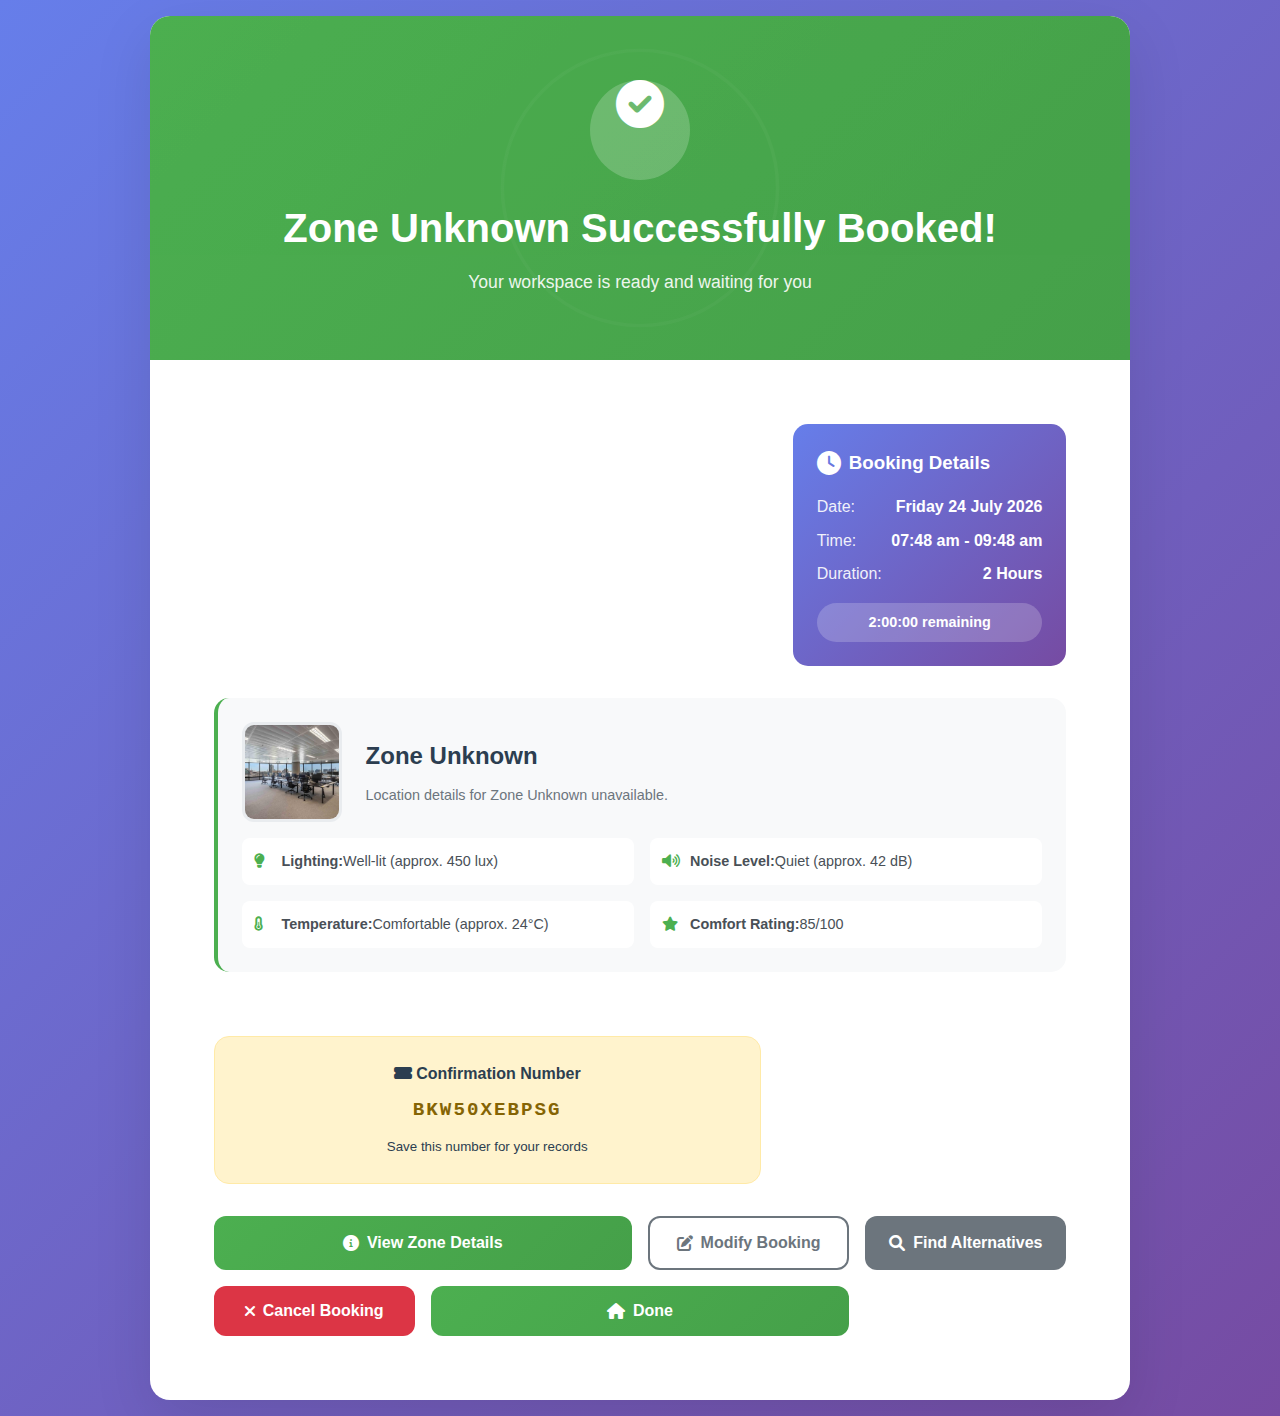
<file: ieq-prototype/booking-confirmation.html>
<!DOCTYPE html>
<html lang="en">
<head>
    <meta charset="UTF-8">
    <meta name="viewport" content="width=device-width, initial-scale=1.0">
    <title>Booking Confirmed - Find Your Best Spot</title>
    
    <!-- Font Awesome for icons -->
    <link rel="stylesheet" href="https://cdnjs.cloudflare.com/ajax/libs/font-awesome/6.0.0/css/all.min.css">
    
    <link rel="stylesheet" type="text/css" href="style.css">
    
    <style>
        /* The CSS is included here because the page is not responding well to the coding elements added in the seperate Script.js and Style.css files */
        /* ==========================================================================
           BOOKING CONFIRMATION PAGE STYLES 
           ========================================================================== */

        .booking-confirmation-page {
            background: linear-gradient(135deg, #667eea 0%, #764ba2 100%);
            min-height: 100vh;
            padding: 1rem;
            font-family: 'Segoe UI', Tahoma, Geneva, Verdana, sans-serif;
        }

        .booking-confirmation-container {
            max-width: 800px;
            margin: 0 auto;
            background: white;
            border-radius: 20px;
            box-shadow: 0 20px 60px rgba(0, 0, 0, 0.1);
            overflow: hidden;
            animation: slideUp 0.6s ease-out;
        }

        @keyframes slideUp {
            from {
                opacity: 0;
                transform: translateY(30px);
            }
            to {
                opacity: 1;
                transform: translateY(0);
            }
        }

        /* Header Section */
        .booking-header {
            background: linear-gradient(135deg, #4CAF50 0%, #45a049 100%);
            color: white;
            padding: 2rem;
            text-align: center;
            position: relative;
        }

        .booking-header::before {
            content: '';
            position: absolute;
            top: 0;
            left: 0;
            right: 0;
            bottom: 0;
            background: url('data:image/svg+xml,<svg xmlns="http://www.w3.org/2000/svg" viewBox="0 0 100 100"><circle cx="50" cy="50" r="40" fill="none" stroke="rgba(255,255,255,0.1)" stroke-width="1"/></svg>') center/contain no-repeat;
            opacity: 0.3;
        }

        .booking-success-icon {
            font-size: 3rem;
            margin-bottom: 1rem;
            display: block;
            animation: bounce 1s ease-in-out;
        }

        @keyframes bounce {
            0%, 20%, 50%, 80%, 100% {
                transform: translateY(0);
            }
            40% {
                transform: translateY(-10px);
            }
            60% {
                transform: translateY(-5px);
            }
        }

        .booking-title {
            font-size: 1.8rem;
            font-weight: 700;
            margin: 0 0 0.5rem 0;
            position: relative;
            z-index: 1;
        }

        .booking-subtitle {
            font-size: 1rem;
            opacity: 0.9;
            margin: 0;
            position: relative;
            z-index: 1;
        }

        /* Main Content */
        .booking-content {
            padding: 2rem;
        }

        .booking-details-grid {
            display: grid;
            gap: 1.5rem;
            margin-bottom: 2rem;
        }

        /* Zone Information Card */
        .zone-info-card {
            background: #f8f9fa;
            border-radius: 15px;
            padding: 1.5rem;
            border-left: 4px solid #4CAF50;
        }

        .zone-info-header {
            display: flex;
            align-items: center;
            margin-bottom: 1rem;
            flex-wrap: wrap;
            gap: 1rem;
        }

        .zone-image {
            width: 80px;
            height: 80px;
            border-radius: 12px;
            object-fit: cover;
            border: 3px solid #e9ecef;
        }

        .zone-basic-info h3 {
            margin: 0 0 0.5rem 0;
            color: #2c3e50;
            font-size: 1.3rem;
        }

        .zone-location {
            color: #6c757d;
            font-size: 0.9rem;
            margin: 0;
        }

        .zone-characteristics {
            display: grid;
            gap: 0.8rem;
        }

        .zone-characteristic {
            display: flex;
            align-items: center;
            font-size: 0.9rem;
            color: #495057;
        }

        .zone-characteristic i {
            width: 20px;
            margin-right: 0.5rem;
            color: #4CAF50;
        }

        /* Booking Time Card */
        .booking-time-card {
            background: linear-gradient(135deg, #667eea 0%, #764ba2 100%);
            color: white;
            border-radius: 15px;
            padding: 1.5rem;
        }

        .booking-time-header {
            display: flex;
            align-items: center;
            margin-bottom: 1rem;
        }

        .booking-time-header i {
            font-size: 1.5rem;
            margin-right: 0.5rem;
        }

        .booking-time-details {
            display: grid;
            gap: 0.5rem;
        }

        .time-detail {
            display: flex;
            justify-content: space-between;
            align-items: center;
        }

        .time-label {
            font-weight: 500;
            opacity: 0.9;
        }

        .time-value {
            font-weight: 600;
        }

        .booking-countdown {
            background: rgba(255, 255, 255, 0.2);
            padding: 0.5rem 1rem;
            border-radius: 25px;
            text-align: center;
            margin-top: 1rem;
            font-weight: 600;
            font-size: 0.9rem;
        }

        /* Confirmation Number */
        .confirmation-card {
            background: #fff3cd;
            border: 1px solid #ffeaa7;
            border-radius: 15px;
            padding: 1.5rem;
            text-align: center;
        }

        .confirmation-number {
            font-family: 'Courier New', monospace;
            font-size: 1.2rem;
            font-weight: 700;
            color: #856404;
            margin: 0.5rem 0;
            letter-spacing: 2px;
        }

        /* Action Buttons */
        .booking-actions {
            display: grid;
            gap: 1rem;
            margin-top: 2rem;
        }

        .action-btn {
            padding: 1rem 1.5rem;
            border: none;
            border-radius: 12px;
            font-size: 1rem;
            font-weight: 600;
            cursor: pointer;
            transition: all 0.3s ease;
            text-decoration: none;
            text-align: center;
            display: inline-flex;
            align-items: center;
            justify-content: center;
            gap: 0.5rem;
        }

        .action-btn:hover {
            transform: translateY(-2px);
            box-shadow: 0 8px 25px rgba(0, 0, 0, 0.15);
        }

        .action-btn.primary {
            background: linear-gradient(135deg, #4CAF50 0%, #45a049 100%);
            color: white;
        }

        .action-btn.secondary {
            background: #6c757d;
            color: white;
        }

        .action-btn.outline {
            background: transparent;
            border: 2px solid #6c757d;
            color: #6c757d;
        }

        .action-btn.outline:hover {
            background: #6c757d;
            color: white;
        }

        .action-btn.danger {
            background: #dc3545;
            color: white;
        }

        /* Responsive Design */

        /* Tablet Styles */
        @media (min-width: 768px) {
            .booking-confirmation-page {
                padding: 2rem;
            }
            
            .booking-header {
                padding: 3rem 2rem;
            }
            
            .booking-title {
                font-size: 2.2rem;
            }
            
            .booking-subtitle {
                font-size: 1.1rem;
            }
            
            .booking-content {
                padding: 3rem;
            }
            
            .booking-details-grid {
                grid-template-columns: 1fr 1fr;
                gap: 2rem;
            }
            
            .zone-info-card {
                grid-column: 1 / -1;
            }
            
            .zone-characteristics {
                grid-template-columns: 1fr 1fr;
            }
            
            .booking-actions {
                grid-template-columns: repeat(2, 1fr);
                gap: 1rem;
            }
            
            .action-btn.primary {
                grid-column: 1 / -1;
            }
        }

        /* Desktop Styles */
        @media (min-width: 1024px) {
            .booking-confirmation-container {
                max-width: 900px;
            }
            
            .booking-header {
                padding: 4rem 3rem;
            }
            
            .booking-title {
                font-size: 2.5rem;
            }
            
            .booking-content {
                padding: 4rem;
            }
            
            .zone-info-header {
                gap: 1.5rem;
            }
            
            .zone-image {
                width: 100px;
                height: 100px;
            }
            
            .zone-basic-info h3 {
                font-size: 1.5rem;
            }
            
            .zone-characteristics {
                grid-template-columns: 1fr 1fr;
                gap: 1rem;
            }
            
            .booking-actions {
                grid-template-columns: repeat(4, 1fr);
                gap: 1rem;
            }
            
            .action-btn.primary {
                grid-column: span 2;
            }
        }

        /* Large Desktop Styles */
        @media (min-width: 1200px) {
            .booking-confirmation-container {
                max-width: 1000px;
            }
            
            .booking-details-grid {
                grid-template-columns: 2fr 1fr;
            }
            
            .booking-time-card {
                grid-column: 2;
                grid-row: 1 / 3;
            }
            
            .confirmation-card {
                grid-column: 1;
            }
        }

        /* Mobile Optimization */
        @media (max-width: 480px) {
            .booking-confirmation-page {
                padding: 0.5rem;
            }
            
            .booking-confirmation-container {
                border-radius: 15px;
            }
            
            .booking-header {
                padding: 1.5rem 1rem;
            }
            
            .booking-title {
                font-size: 1.5rem;
            }
            
            .booking-content {
                padding: 1.5rem;
            }
            
            .zone-info-header {
                flex-direction: column;
                text-align: center;
            }
            
            .zone-image {
                width: 60px;
                height: 60px;
            }
            
            .zone-characteristics {
                gap: 0.5rem;
            }
            
            .zone-characteristic {
                font-size: 0.85rem;
            }
            
            .booking-actions {
                gap: 0.8rem;
            }
            
            .action-btn {
                padding: 0.8rem 1rem;
                font-size: 0.9rem;
            }
        }
    </style>
</head>

<body class="booking-confirmation-page">
    <div class="booking-confirmation-container">
        <!-- Header Section -->
        <div class="booking-header">
            <i class="fas fa-check-circle booking-success-icon"></i>
            <h1 id="bookingTitle" class="booking-title">Booking Confirmed!</h1>
            <p class="booking-subtitle">Your workspace is ready and waiting for you</p>
        </div>

        <!-- Main Content -->
        <div class="booking-content">
            <div class="booking-details-grid">
                <!-- Zone Information -->
                <div class="zone-info-card">
                    <div class="zone-info-header">
                        <img id="bookingZoneImage" src="Images/default-room.jpg" alt="Zone Image" class="zone-image">
                        <div class="zone-basic-info">
                            <h3 id="bookedZone">Zone Loading...</h3>
                            <p id="zoneLocation" class="zone-location">Location details loading...</p>
                        </div>
                    </div>
                    <div class="zone-characteristics">
                        <div id="bookingLightInfo" class="zone-characteristic">
                            <i class="fas fa-lightbulb"></i>
                            <strong>Lighting:</strong> Loading...
                        </div>
                        <div id="bookingNoiseInfo" class="zone-characteristic">
                            <i class="fas fa-volume-up"></i>
                            <strong>Noise Level:</strong> Loading...
                        </div>
                        <div id="bookingTempInfo" class="zone-characteristic">
                            <i class="fas fa-thermometer-half"></i>
                            <strong>Temperature:</strong> Loading...
                        </div>
                        <div id="bookingComfortScore" class="zone-characteristic">
                            <i class="fas fa-star"></i>
                            <strong>Comfort Rating:</strong> Loading...
                        </div>
                    </div>
                </div>

                <!-- Booking Time Details -->
                <div class="booking-time-card">
                    <div class="booking-time-header">
                        <i class="fas fa-clock"></i>
                        <h3>Booking Details</h3>
                    </div>
                    <div class="booking-time-details">
                        <div class="time-detail">
                            <span class="time-label">Date:</span>
                            <span id="bookingDate" class="time-value">Loading...</span>
                        </div>
                        <div class="time-detail">
                            <span class="time-label">Time:</span>
                            <span id="bookingTime" class="time-value">Loading...</span>
                        </div>
                        <div class="time-detail">
                            <span class="time-label">Duration:</span>
                            <span id="bookingDuration" class="time-value">Loading...</span>
                        </div>
                    </div>
                    <div id="bookingCountdown" class="booking-countdown">
                        Loading countdown...
                    </div>
                </div>

                <!-- Confirmation Number -->
                <div class="confirmation-card">
                    <h4><i class="fas fa-ticket-alt"></i> Confirmation Number</h4>
                    <div id="confirmationNumber" class="confirmation-number">
                        Loading...
                    </div>
                    <p><small>Save this number for your records</small></p>
                </div>
            </div>

            <!-- Action Buttons -->
            <div class="booking-actions">
                <button id="viewZoneDetailsBtn" class="action-btn primary">
                    <i class="fas fa-info-circle"></i>
                    View Zone Details
                </button>
                <button id="modifyBookingBtn" class="action-btn outline">
                    <i class="fas fa-edit"></i>
                    Modify Booking
                </button>
                <button id="findAlternativesFromBookingBtn" class="action-btn secondary">
                    <i class="fas fa-search"></i>
                    Find Alternatives
                </button>
                <button id="cancelBookingBtn" class="action-btn danger">
                    <i class="fas fa-times"></i>
                    Cancel Booking
                </button>
                <button id="bookingDoneBtn" class="action-btn primary">
                    <i class="fas fa-home"></i>
                    Done
                </button>
            </div>
        </div>
    </div>

    <!-- Include your existing script.js -->
    <script src="script.js"></script>
</body>
</html>
</file>
<file: styles.css>
/* ===== CSS VARIABLES ===== */
:root {
  /* Colors */
  --color-primary: #2563eb;
  --color-primary-dark: #1d4ed8;
  --color-accent: #f59e0b;
  --color-accent-light: #fbbf24;
  
  /* Text Colors */
  --color-text: #1a1a1a;
  --color-text-light: #6b7280;
  --color-text-lighter: #9ca3af;
  
  /* Background Colors */
  --color-bg: #ffffff;
  --color-bg-light: #f9fafb;
  --color-bg-dark: #111827;
  
  /* Border & Shadow */
  --color-border: #e5e7eb;
  --color-border-light: #f3f4f6;
  --shadow-sm: 0 1px 2px 0 rgb(0 0 0 / 0.05);
  --shadow: 0 4px 6px -1px rgb(0 0 0 / 0.1);
  --shadow-lg: 0 20px 25px -5px rgb(0 0 0 / 0.1);
  
  /* Typography */
  --font-primary: 'Inter', -apple-system, BlinkMacSystemFont, sans-serif;
  --font-display: 'Playfair Display', serif;
  
  /* Spacing */
  --space-xs: 0.5rem;
  --space-sm: 1rem;
  --space-md: 1.5rem;
  --space-lg: 2rem;
  --space-xl: 3rem;
  --space-2xl: 4rem;
  --space-3xl: 6rem;
  
  /* Layout */
  --container-width: 1200px;
  --border-radius: 12px;
  --border-radius-lg: 24px;
  
  /* Transitions */
  --transition: all 0.3s cubic-bezier(0.4, 0, 0.2, 1);
  --transition-slow: all 0.6s cubic-bezier(0.4, 0, 0.2, 1);
}

/* ===== RESET & BASE ===== */
* {
  margin: 0;
  padding: 0;
  box-sizing: border-box;
}

html {
  scroll-behavior: smooth;
  font-size: 16px;
}

body {
  font-family: var(--font-primary);
  line-height: 1.6;
  color: var(--color-text);
  background-color: var(--color-bg);
  overflow-x: hidden;
}

/* ===== TYPOGRAPHY ===== */
h1, h2, h3, h4, h5, h6 {
  font-family: var(--font-display);
  font-weight: 600;
  line-height: 1.2;
  margin-bottom: var(--space-sm);
}

h1 { font-size: clamp(2.8rem, 5vw, 4.5rem); }
h2 { font-size: clamp(2rem, 4vw, 3rem); }
h3 { font-size: clamp(1.5rem, 3vw, 2rem); }

p {
  margin-bottom: var(--space-md);
  line-height: 1.7;
}

a {
  color: var(--color-primary);
  text-decoration: none;
  transition: var(--transition);
}

a:hover {
  color: var(--color-primary-dark);
}

/* ===== UTILITIES ===== */
.container {
  max-width: var(--container-width);
  margin: 0 auto;
  padding: 0 var(--space-lg);
}

.btn-primary, .btn-secondary {
  display: inline-flex;
  align-items: center;
  gap: var(--space-xs);
  padding: var(--space-md) var(--space-xl);
  border-radius: var(--border-radius);
  font-weight: 600;
  transition: var(--transition);
  border: 2px solid transparent;
  text-decoration: none;
  cursor: pointer;
}

.btn-primary {
  background: var(--color-primary);
  color: white;
  border-color: var(--color-primary);
}

.btn-primary:hover {
  background: var(--color-primary-dark);
  border-color: var(--color-primary-dark);
  transform: translateY(-2px);
  box-shadow: var(--shadow-lg);
  color: white;
}

.btn-secondary {
  background: transparent;
  color: var(--color-text);
  border-color: var(--color-border);
}

.btn-secondary:hover {
  border-color: var(--color-primary);
  color: var(--color-primary);
}

/* ===== CUSTOM CURSOR ===== */
.cursor {
  width: 20px;
  height: 20px;
  border: 2px solid var(--color-primary);
  border-radius: 50%;
  position: fixed;
  pointer-events: none;
  z-index: 9999;
  transition: all 0.1s ease;
  opacity: 0;
  display: none; /* Hide by default */
}

@media (hover: hover) and (pointer: fine) {
  .cursor {
    display: block; /* Only show on devices with precise pointers */
  }
}

/* ===== NAVIGATION ===== */
.nav {
  position: fixed;
  top: 0;
  width: 100%;
  background: rgba(255, 255, 255, 0.95);
  backdrop-filter: blur(20px);
  border-bottom: 1px solid var(--color-border-light);
  z-index: 1000;
  transition: var(--transition);
}

.nav-container {
  max-width: var(--container-width);
  margin: 0 auto;
  padding: 0 var(--space-lg);
  display: flex;
  align-items: center;
  justify-content: space-between;
  height: 80px;
}

.nav-logo {
  font-family: var(--font-display);
  font-size: 1.5rem;
  font-weight: 600;
  color: var(--color-text);
}

.nav-menu {
  display: flex;
  align-items: center;
  gap: var(--space-xl);
}

.nav-link {
  color: var(--color-text);
  font-weight: 500;
  position: relative;
  transition: var(--transition);
}

.nav-link::after {
  content: '';
  position: absolute;
  bottom: -8px;
  left: 0;
  width: 0;
  height: 2px;
  background: var(--color-primary);
  transition: var(--transition);
}

.nav-link:hover::after,
.nav-link.active::after {
  width: 100%;
}

.nav-toggle {
  display: none;
  flex-direction: column;
  cursor: pointer;
  gap: 4px;
}

.nav-toggle span {
  width: 25px;
  height: 2px;
  background: var(--color-text);
  transition: var(--transition);
}

/* ===== HERO SECTION ===== */
.hero {
  position: relative;
  overflow: hidden;
  background: #fafafa;
  padding: 120px 0 var(--space-2xl);
  min-height: 100svh; /* Use small viewport height for mobile robustness */
  display: flex;
  align-items: center;
  justify-content: center;
}

.hero-overlay { 
  position: relative; 
  z-index: 2; 
}

.hero-container {
  max-width: var(--container-width, 1120px);
  margin: 0 auto;
  padding: 0 var(--space-lg, 24px);
}

.hero-header {
  display: flex;
  justify-content: flex-start;
  margin-bottom: var(--space-2xl);
}

.hero-badge {
  display: inline-flex;
  align-items: center;
  gap: var(--space-xs);
  background: var(--color-bg);
  padding: var(--space-xs) var(--space-md);
  border-radius: 50px;
  font-size: 0.875rem;
  font-weight: 500;
  color: var(--color-text-light);
  border: 1px solid var(--color-border);
}

.badge-dot {
  width: 8px;
  height: 8px;
  background: #10b981;
  border-radius: 50%;
  animation: pulse 2s infinite;
}

.hero-main {
  display: grid;
  grid-template-columns: auto 1fr;
  align-items: center;
  gap: var(--space-2xl, 48px);
  margin-bottom: var(--space-3xl);
}

.hero-photo {
  flex-shrink: 0;
}

.hero-photo img {
  width: 180px; 
  height: 180px;
  border-radius: 50%;
  object-fit: cover;
  display: block;
  box-shadow: var(--shadow-lg);
}

.hero-content {
  flex: 1;
}

.hero-title {
  font-size: clamp(1.8rem, 4vw, 2.5rem);
  font-weight: 400;
  line-height: 1.4;
  margin: 0 0 var(--space-lg) 0;
  color: var(--color-text);
  max-width: 35ch;
}

.intro-bold {
  font-weight: 700;
  color: var(--color-text);
}

.highlight {
  background: linear-gradient(120deg, var(--color-accent-light) 0%, var(--color-accent) 100%);
  background-clip: text;
  -webkit-background-clip: text;
  -webkit-text-fill-color: transparent;
  font-weight: 700;
}

.hero-subtitle {
  font-size: 1.1rem;
  color: var(--color-text-light);
  margin: 0 0 var(--space-xl) 0;
  line-height: 1.7;
  max-width: 65ch;
}

.hero-cta {
    display: flex;
    gap: var(--space-md);
    flex-wrap: wrap;
}

.hero-skills {
  margin-top: 4rem;
  width: 100%;
  position: relative;
  z-index: 2;
}

/* SKILLS PANEL LAYOUT */
.skills-panel {
    background: #fff;
    border: 1px solid var(--color-border, #eaeaea);
    border-radius: var(--border-radius-lg, 16px);
    box-shadow: 0 8px 30px rgba(0,0,0,0.06);
    padding: var(--space-xl, 32px);
    display: grid;
    grid-template-columns: repeat(4, 1fr);
    gap: var(--space-xl, 32px);
}

.skill-column {
    display: flex;
    flex-direction: column;
    gap: var(--space-md);
    padding: 0 var(--space-md);
    border-left: 1px solid var(--color-border-light);
}

.skill-column:first-child {
    border-left: none;
    padding-left: 0;
}

.skill-column:last-child {
    padding-right: 0;
}

.skill-column .skill-header {
    margin-bottom: 0;
    align-items: center;
}

.skill-column .skill-icon {
    font-size: 1.5rem;
}

.skill-column .skill-header h3 {
    font-size: 1.1rem;
    font-weight: 600;
    font-family: var(--font-primary);
}

.skill-column .skill-tags {
    display: flex;
    flex-wrap: wrap;
    gap: 0.75rem;
}

.skill-column .skill-tags span {
    font-size: .85rem; 
    line-height: 1;
    padding: .5rem .8rem;
    border: 1px solid var(--color-border);
    border-radius: 8px;
    background: var(--color-bg-light);
    color: var(--color-text-light);
    transition: var(--transition);
}

.skill-column .skill-tags span:hover {
    color: var(--color-primary);
    border-color: var(--color-primary);
    background: #eef2ff;
    transform: translateY(-2px);
}

/* ===== PROJECTS TEASER SECTION ===== */
.projects-teaser {
  padding: var(--space-3xl) 0;
  background: var(--color-bg-light);
}

.section-header {
  text-align: center;
  margin-bottom: var(--space-xl);
}

.section-title {
  font-size: clamp(2rem, 4vw, 3rem);
  margin-bottom: var(--space-md);
  font-weight: 700;
}

.section-subtitle {
  font-size: 1.25rem;
  color: var(--color-text-light);
  max-width: 700px;
  margin: 0 auto;
}

.projects-grid-ai {
  display: grid;
  grid-template-columns: repeat(auto-fit, minmax(340px, 1fr));
  gap: var(--space-xl);
  margin-bottom: var(--space-xl);
}

.project-card-ai {
  background: white;
  border-radius: 20px;
  overflow: hidden;
  box-shadow: 0 2px 10px rgba(0, 0, 0, 0.08);
  transition: all 0.3s cubic-bezier(0.4, 0, 0.2, 1);
  position: relative;
  border: 1px solid var(--color-border-light);
  text-decoration: none;
  color: inherit;
  display: flex;
  flex-direction: column;
}

.project-card-ai:hover {
  transform: translateY(-6px);
  box-shadow: 0 8px 30px rgba(0, 0, 0, 0.12);
}

.project-visual-ai {
  height: 300px;
  position: relative;
  display: flex;
  align-items: center;
  justify-content: center;
  overflow: hidden;
  transition: all 0.3s ease;
  padding: 20px;
}

.project-ui-preview {
  position: relative;
  width: 100%;
  height: 100%;
  display: flex;
  align-items: center;
  justify-content: center;
  border-radius: 12px;
  overflow: hidden;
  background: rgba(255, 255, 255, 0.1);
  backdrop-filter: blur(10px);
  box-shadow: 0 8px 32px rgba(0, 0, 0, 0.1);
  padding: 15px;
}

.ui-snapshot,
.ui-hover-gif {
  position: absolute;
  top: 50%;
  left: 50%;
  transform: translate(-50%, -50%);
  width: 100%;
  height: 100%;
  object-fit: contain;
  border-radius: 8px;
  transition: opacity 0.4s ease;
  /* New rules to make GIFs smaller */
  max-width: 85%;
  max-height: 85%;
}

.ui-hover-gif {
  opacity: 0;
}

.project-card-ai:hover .ui-snapshot {
  opacity: 0;
}

.project-card-ai:hover .ui-hover-gif {
  opacity: 1;
}

.project-content-ai {
  padding: var(--space-xl);
  background: white;
  flex-grow: 1;
  display: flex;
  flex-direction: column;
}

.project-title-ai {
  font-size: 1.75rem;
  font-weight: 700;
  margin: 0 0 var(--space-xs);
  color: var(--color-text);
  font-family: var(--font-display);
  letter-spacing: -0.02em;
}

.project-tagline-ai {
  font-size: 1.1rem;
  font-weight: 600;
  color: var(--color-text);
  margin: 0 0 var(--space-md);
  line-height: 1.3;
}

.project-description-ai {
  font-size: 0.95rem;
  color: var(--color-text-light);
  line-height: 1.6;
  margin: 0 0 var(--space-md);
  flex-grow: 1;
}

.project-caption-ai {
  font-size: 0.875rem;
  color: var(--color-text-lighter);
  font-style: italic;
  margin: 0 0 var(--space-lg);
}

.project-cta-ai {
  display: inline-flex;
  align-items: center;
  font-size: 1rem;
  font-weight: 600;
  color: var(--color-primary);
  text-decoration: none;
  transition: all 0.3s ease;
  position: relative;
  padding-bottom: 2px;
  margin-top: auto;
}

.project-cta-ai.disabled {
  color: var(--color-text-lighter);
  cursor: default;
  pointer-events: none;
  font-style: italic;
}

.project-cta-ai::after {
  content: '';
  position: absolute;
  bottom: 0;
  left: 0;
  width: 0;
  height: 2px;
  background: var(--color-primary);
  transition: width 0.3s ease;
}

.project-card-ai:hover .project-cta-ai:not(.disabled) {
  color: var(--color-primary-dark);
}

.project-card-ai:hover .project-cta-ai:not(.disabled)::after {
  width: calc(100% - 20px);
}

/* ===== ABOUT SECTION ===== */
.about {
  padding: var(--space-3xl) 0;
  background: #fdfcfb;
  position: relative;
  z-index: 10;
  min-height: auto;
}

.about-content {
  max-width: 1200px;
  margin: 0 auto;
  padding: 0 var(--space-xl);
}

.about-grid {
  display: grid;
  grid-template-columns: 60% 40%;
  gap: var(--space-3xl);
  align-items: start;
  margin-bottom: var(--space-3xl);
  padding: 0 var(--space-lg);
}

.about-main {
  padding-right: var(--space-lg);
}

.about-subtitle {
  font-size: 1.75rem;
  font-weight: 600;
  color: var(--color-text);
  margin-bottom: var(--space-xl);
  font-family: var(--font-display);
}

.about-body p {
  color: var(--color-text-light);
  font-size: 1.125rem;
  line-height: 1.8;
  margin-bottom: var(--space-lg);
  text-align: left;
}

.about-photo-card {
  background: linear-gradient(135deg, #fef9f3 0%, #fdf6ed 100%);
  border-radius: var(--border-radius-lg);
  padding: var(--space-xl);
  box-shadow: 0 8px 24px rgba(0, 0, 0, 0.06);
  transition: var(--transition);
  border: 1px solid rgba(245, 158, 11, 0.1);
}

.about-photo-card:hover {
  transform: translateY(-4px);
  box-shadow: 0 12px 32px rgba(0, 0, 0, 0.1);
  border-color: rgba(245, 158, 11, 0.2);
}

.photo-frame {
  position: relative;
  width: 100%;
  aspect-ratio: 4/5;
  border-radius: var(--border-radius);
  overflow: hidden;
  margin-bottom: var(--space-lg);
  background: white;
  padding: 8px;
  box-shadow: 0 4px 16px rgba(0, 0, 0, 0.08);
}

.photo-frame img {
  width: 100%;
  height: 100%;
  object-fit: cover;
  border-radius: calc(var(--border-radius) - 4px);
  filter: saturate(1.1) brightness(1.02);
  transition: var(--transition);
}

.photo-frame:hover img {
  transform: scale(1.02);
}

.photo-caption {
  font-size: 0.9rem;
  line-height: 1.6;
  color: var(--color-text-light);
  text-align: center;
  margin: 0;
  font-style: italic;
}

.about-personal {
  background: rgba(255, 255, 255, 0.8);
  border-radius: var(--border-radius-lg);
  padding: var(--space-3xl);
  margin-bottom: var(--space-3xl);
  box-shadow: 0 2px 20px rgba(0, 0, 0, 0.05);
  backdrop-filter: blur(10px);
  position: relative;
  overflow: hidden;
}

.about-personal::before {
  content: '';
  position: absolute;
  top: -50%;
  right: -50%;
  width: 200%;
  height: 200%;
  background: radial-gradient(circle at 30% 50%, rgba(134, 217, 134, 0.03) 0%, transparent 50%),
              radial-gradient(circle at 70% 80%, rgba(255, 153, 153, 0.03) 0%, transparent 50%),
              radial-gradient(circle at 50% 20%, rgba(179, 153, 212, 0.03) 0%, transparent 50%);
  animation: gentle-drift 20s ease-in-out infinite;
  pointer-events: none;
}

.personal-header {
  text-align: center;
  margin-bottom: var(--space-2xl);
}

.personal-icon {
  font-size: 2.5rem;
  display: block;
  margin-bottom: var(--space-sm);
  opacity: 0.9;
}

.personal-header h3 {
  font-size: 1.75rem;
  font-weight: 600;
  color: var(--color-text);
  margin-bottom: var(--space-xs);
  font-family: 'Playfair Display', serif;
  font-style: italic;
  letter-spacing: 0.02em;
}

.personal-header p {
  color: var(--color-text-light);
  font-size: 1.125rem;
  margin: 0;
}

.personal-facts {
  display: grid;
  grid-template-columns: repeat(auto-fit, minmax(280px, 1fr));
  gap: var(--space-xl);
  margin-bottom: var(--space-2xl);
}

.fact-card {
  background: #f8f6f5;
  border-radius: var(--border-radius);
  padding: var(--space-lg);
  transition: all 0.3s cubic-bezier(0.4, 0, 0.2, 1);
  border: 2px solid transparent;
  position: relative;
  overflow: hidden;
}

.fact-card:hover {
  transform: translateY(-6px);
  box-shadow: 0 12px 32px rgba(0, 0, 0, 0.1);
  background: #f5f2f0;
}

.fact-emoji {
  font-size: 1.5rem;
  display: block;
  margin-bottom: var(--space-md);
  opacity: 0.85;
  transition: all 0.3s ease;
  animation: gentle-float 3s ease-in-out infinite;
}

.fact-content strong {
  display: block;
  color: var(--color-text);
  margin-bottom: var(--space-xs);
  font-weight: 600;
  font-size: 1rem;
}

.fact-content p {
  color: var(--color-text-light);
  margin: 0;
  font-size: 0.95rem;
  line-height: 1.6;
}

.quote-caption {
  text-align: center;
  font-family: var(--font-primary);
  color: var(--color-text-light);
  font-size: 1rem;
  font-weight: 500;
  margin-bottom: var(--space-lg);
  letter-spacing: 0.05em;
  text-transform: uppercase;
}

.about-quote {
  text-align: center;
  padding: var(--space-3xl) var(--space-xl);
  background: radial-gradient(circle at top left, #f1edff, #f9f8ff);
  border-radius: var(--border-radius-lg);
  margin: 0 auto;
  max-width: 700px;
  position: relative;
  overflow: hidden;
  transition: var(--transition);
}

.about-quote:hover {
  transform: translateY(-2px);
  box-shadow: 0 12px 30px rgba(102, 126, 234, 0.15);
}

.about-quote blockquote {
  margin: 0;
  padding: 0;
  position: relative;
  z-index: 1;
}

.about-quote blockquote p {
  font-size: 1.5rem;
  font-weight: 500;
  color: var(--color-text);
  margin-bottom: var(--space-md);
  font-family: var(--font-display);
  line-height: 1.5;
  font-style: italic;
}

.about-quote cite {
  font-family: "Inter", sans-serif;
  font-size: 0.95rem;
  font-weight: 500;
  opacity: 0.6;
}

/* ===== CONTACT SECTION ===== */
.contact {
  padding: var(--space-3xl) 0;
  background: #fdfcfb;
  position: relative;
  z-index: 10;
  overflow: hidden;
}

.contact::before {
  content: '';
  position: absolute;
  top: -50%;
  left: -50%;
  width: 200%;
  height: 200%;
  background: radial-gradient(circle at 70% 30%, rgba(245, 158, 11, 0.03) 0%, transparent 50%),
              radial-gradient(circle at 30% 70%, rgba(37, 99, 235, 0.03) 0%, transparent 50%);
  animation: gentle-drift 25s ease-in-out infinite reverse;
  pointer-events: none;
}

.contact-header {
  text-align: center;
  margin-bottom: var(--space-3xl);
}

.contact-title {
  font-size: clamp(2rem, 4vw, 3rem);
  margin-bottom: var(--space-md);
  font-family: var(--font-display);
  color: var(--color-text);
}

.contact-title .highlight {
  background: linear-gradient(120deg, var(--color-accent-light) 0%, var(--color-accent) 100%);
  background-clip: text;
  -webkit-background-clip: text;
  -webkit-text-fill-color: transparent;
  font-weight: 700;
}

.contact-subtitle {
  font-size: 1.125rem;
  color: var(--color-text-light);
  max-width: 600px;
  margin: 0 auto;
  line-height: 1.6;
}

.contact-grid {
  display: grid;
  grid-template-columns: 0.8fr 1.2fr;
  gap: var(--space-3xl);
  align-items: start;
}

.contact-info {
  display: flex;
  flex-direction: column;
  gap: var(--space-lg);
}

.contact-item {
  display: flex;
  align-items: flex-start;
  gap: var(--space-md);
  padding: var(--space-md);
  background: rgba(255, 255, 255, 0.8);
  border-radius: var(--border-radius);
  transition: all 0.3s cubic-bezier(0.4, 0, 0.2, 1);
  border: 1px solid transparent;
}

.contact-item:hover {
  transform: translateX(8px);
  background: white;
  box-shadow: 0 8px 24px rgba(0, 0, 0, 0.06);
  border-color: rgba(245, 158, 11, 0.1);
}

.contact-icon {
  font-size: 1.5rem;
  flex-shrink: 0;
  display: flex;
  align-items: center;
  justify-content: center;
  width: 40px;
  height: 40px;
  background: linear-gradient(135deg, #fef9f3 0%, #fdf6ed 100%);
  border-radius: 10px;
  transition: all 0.3s ease;
}

.contact-item:hover .contact-icon {
  transform: scale(1.1) rotate(5deg);
}

.contact-details h3 {
  font-size: 0.875rem;
  font-weight: 600;
  color: var(--color-text-light);
  margin-bottom: var(--space-xs);
  text-transform: uppercase;
  letter-spacing: 0.05em;
  font-family: var(--font-primary);
}

.contact-details a,
.contact-details span {
  font-size: 1.125rem;
  color: var(--color-text);
  font-weight: 500;
  text-decoration: none;
  transition: color 0.3s ease;
}

.contact-details a:hover {
  color: var(--color-primary);
}

.availability {
  display: flex;
  align-items: center;
  gap: var(--space-xs);
  color: #10b981;
  font-weight: 600;
}

.contact-form {
  background: white;
  padding: var(--space-2xl);
  border-radius: var(--border-radius-lg);
  box-shadow: 0 8px 32px rgba(0, 0, 0, 0.08);
  border: 1px solid var(--color-border-light);
  transition: all 0.3s cubic-bezier(0.4, 0, 0.2, 1);
}

.form-row {
  display: grid;
  grid-template-columns: 1fr 1fr;
  gap: var(--space-lg);
}

.form-group {
  margin-bottom: var(--space-lg);
}

.form-group label {
  display: block;
  margin-bottom: var(--space-xs);
  font-weight: 600;
  color: var(--color-text);
  font-size: 0.95rem;
}

.form-group input,
.form-group textarea {
  width: 100%;
  padding: var(--space-md) var(--space-lg);
  border: 1.5px solid var(--color-border);
  border-radius: var(--border-radius);
  font-family: inherit;
  font-size: 1rem;
  transition: all 0.3s cubic-bezier(0.4, 0, 0.2, 1);
  background: var(--color-bg-light);
  color: var(--color-text);
}

.form-group input:focus,
.form-group textarea:focus {
  outline: none;
  border-color: var(--color-primary);
  background: white;
  box-shadow: 0 0 0 3px rgba(37, 99, 235, 0.1);
}

.btn-submit {
  width: 100%;
  display: flex;
  align-items: center;
  justify-content: center;
  gap: var(--space-sm);
  padding: var(--space-md) var(--space-xl);
  background: linear-gradient(135deg, var(--color-primary) 0%, var(--color-primary-dark) 100%);
  color: white;
  border: none;
  border-radius: var(--border-radius);
  font-weight: 600;
  font-size: 1.05rem;
  cursor: pointer;
  transition: all 0.3s cubic-bezier(0.4, 0, 0.2, 1);
}

.btn-submit:hover {
  transform: translateY(-2px);
  box-shadow: 0 12px 30px rgba(37, 99, 235, 0.3);
}

.btn-arrow {
  transition: transform 0.3s cubic-bezier(0.4, 0, 0.2, 1);
  font-size: 1.2rem;
}

.btn-submit:hover .btn-arrow {
  transform: translateX(6px);
}

/* ===== FOOTER ===== */
.footer {
  background: var(--color-bg-dark);
  color: white;
  padding: var(--space-3xl) 0 var(--space-lg);
}

.footer-main {
  display: grid;
  grid-template-columns: 1.5fr 1fr;
  gap: var(--space-3xl);
  margin-bottom: var(--space-3xl);
}

.footer-left h3 {
  font-size: 1.5rem;
  line-height: 1.3;
  margin-bottom: var(--space-lg);
  color: white;
}

.footer-left p {
  color: #9ca3af;
  margin-bottom: var(--space-lg);
  line-height: 1.6;
}

.footer-contact {
  display: flex;
  flex-direction: column;
  gap: var(--space-sm);
}

.footer-email {
  color: var(--color-accent);
  font-weight: 600;
  font-size: 1.125rem;
}

.footer-email:hover {
  color: var(--color-accent-light);
}

.footer-location {
  color: #9ca3af;
  font-size: 0.9rem;
}

.footer-links {
  display: grid;
  grid-template-columns: 1fr 1fr;
  gap: var(--space-xl);
}

.footer-section h4 {
  color: white;
  font-weight: 600;
  margin-bottom: var(--space-md);
  font-size: 1rem;
}

.social-links {
  display: flex;
  flex-direction: column;
  gap: var(--space-sm);
}

.social-link {
  display: flex;
  align-items: center;
  gap: var(--space-sm);
  color: #9ca3af;
  transition: var(--transition);
}

.social-link:hover {
  color: var(--color-accent);
  transform: translateX(4px);
}

.footer-nav {
  display: flex;
  flex-direction: column;
  gap: var(--space-sm);
}

.footer-nav a {
  color: #9ca3af;
}

.footer-nav a:hover {
  color: white;
}

.footer-bottom {
  border-top: 1px solid #374151;
  padding-top: var(--space-lg);
}

.footer-bottom-content {
  display: flex;
  justify-content: space-between;
  align-items: center;
}

.footer-bottom p {
  color: #6b7280;
  margin: 0;
}

.back-to-top {
  color: #9ca3af;
  font-weight: 500;
}

.back-to-top:hover {
  color: var(--color-accent);
}

/* ===== DECORATIVE BACKGROUND ELEMENTS ===== */
.star {
  position: absolute;
  z-index: 1;
  pointer-events: none;
}

.star::before {
  content: '✦';
  position: absolute;
  font-size: 2rem;
  color: #60a5fa;
  animation: twinkle 4s ease-in-out infinite;
}

.star.small::before { color: #c7d2fe; }
.star.medium::before { color: #fbbf24; font-size: 2.5rem; }
.star.large::before { font-size: 3rem; color: #93c5fd; }
.wave-line { position: absolute; }

/* ===== ANIMATIONS ===== */
@keyframes fadeInUp {
  from { opacity: 0; transform: translateY(30px); }
  to { opacity: 1; transform: translateY(0); }
}

@keyframes pulse {
  50% { opacity: 0.5; }
}

@keyframes twinkle {
  50% { opacity: 0.5; transform: scale(1.1); }
}

@keyframes gentle-float {
  50% { transform: translateY(-10px); }
}

@keyframes continuous-float {
  33% { transform: translateY(-20px) translateX(15px); }
  66% { transform: translateY(10px) translateX(-10px); }
}

/* ===== RESPONSIVE DESIGN ===== */
@media (max-width: 1024px) {
  .hero-main, .about-grid, .contact-grid, .footer-main {
    grid-template-columns: 1fr;
  }
  
  .skills-panel {
    grid-template-columns: repeat(2, 1fr);
  }

  .skill-column:nth-child(3),
  .skill-column:nth-child(4) {
    border-top: 1px solid var(--color-border-light);
    padding-top: var(--space-xl);
  }
  
  .skill-column:nth-child(3) {
    border-left: none;
    padding-left: 0;
  }

  .about-photo-card {
    max-width: 500px;
    margin: 0 auto;
  }
  
  .contact-info {
    grid-template-columns: repeat(2, 1fr);
  }
}

@media (max-width: 768px) {
  :root {
    --space-xl: 2rem;
    --space-2xl: 3rem;
    --space-3xl: 4rem;
  }
  
  .nav-menu {
    display: none;
    position: absolute;
    top: 100%;
    left: 0;
    right: 0;
    background: white;
    border-top: 1px solid var(--color-border);
    flex-direction: column;
    padding: var(--space-lg);
    gap: var(--space-lg);
  }
  
  .nav-menu.active { display: flex; }
  .nav-toggle { display: flex; }
  
  .nav-toggle.active span:nth-child(1) { transform: rotate(45deg) translate(5px, 5px); }
  .nav-toggle.active span:nth-child(2) { opacity: 0; }
  .nav-toggle.active span:nth-child(3) { transform: rotate(-45deg) translate(7px, -6px); }
  
  .hero { padding: 100px 0 var(--space-2xl); min-height: auto; }
  .hero-main { text-align: center; }
  .hero-photo { order: -1; margin: 0 auto var(--space-xl); }
  .hero-cta { justify-content: center; }

  .skills-panel, .personal-facts, .form-row {
    grid-template-columns: 1fr;
  }

  .skill-column {
    border-left: none;
    padding: 0;
  }

  .skill-column:not(:first-child) {
    border-top: 1px solid var(--color-border-light);
    padding-top: var(--space-xl);
  }

  .footer-bottom-content {
    flex-direction: column;
    gap: var(--space-md);
  }
}
</file>
<file: MHRBuddy.css>
/* ===== VARIABLES ===== */
:root {
    --color-primary: #2F80ED; /* A professional, trustworthy blue */
    --color-primary-dark: #2368C7;
    --color-secondary: #56CCF2; /* A lighter, friendly blue */
    --color-accent: #27AE60; /* A positive green for health */
    --color-dark: #1a1a1a;
    --color-light: #f8f9fa;
    --color-text: #333333;
    --color-text-light: #666666;
    --color-border: #e5e7eb;
    --font-primary: 'Inter', -apple-system, BlinkMacSystemFont, sans-serif;
    --font-display: 'Playfair Display', serif;
    --space-sm: 1rem;
    --space-md: 1.5rem;
    --space-lg: 2rem;
    --space-xl: 3rem;
    --space-2xl: 4rem;
    --transition: all 0.3s cubic-bezier(0.4, 0, 0.2, 1);
    --radius: 12px;
    --radius-lg: 24px;
}

/* ===== BASE & RESET ===== */
* { margin: 0; padding: 0; box-sizing: border-box; }
html { scroll-behavior: smooth; scroll-padding-top: 80px; }
body { font-family: var(--font-primary); color: var(--color-text); line-height: 1.6; background: #ffffff; }

/* ===== NAVIGATION ===== */
.case-nav {
    position: fixed; top: 0; left: 0; right: 0;
    background: rgba(255, 255, 255, 0.85);
    backdrop-filter: blur(10px);
    z-index: 1000;
    border-bottom: 1px solid var(--color-border);
    height: 80px;
    transition: all 0.3s ease;
}
.nav-container {
    max-width: 1200px; height: 100%; margin: 0 auto;
    display: flex; justify-content: space-between; align-items: center;
    padding: 0 var(--space-lg);
}
.nav-logo {
    font-family: var(--font-display); font-size: 1.25rem; font-weight: 700;
    text-decoration: none; color: var(--color-dark);
    display: flex; align-items: center; gap: 0.75rem;
}
.nav-back-arrow { font-size: 1.5rem; font-weight: 400; transition: transform 0.3s ease; }
.nav-logo:hover .nav-back-arrow { transform: translateX(-4px); }
.nav-menu { display: flex; align-items: center; gap: 2.5rem; list-style: none; }
.nav-menu a {
    text-decoration: none; color: var(--color-text-light); font-weight: 500;
    position: relative; padding-bottom: 0.5rem; transition: var(--transition);
}
.nav-menu a:hover, .nav-menu a.active { color: var(--color-primary); }
.nav-menu a::after {
    content: ''; position: absolute; bottom: 0; left: 0;
    width: 0%; height: 2px; background: var(--color-primary);
    transition: width 0.3s ease;
}
.nav-menu a.active::after { width: 100%; }
.nav-toggle {
    display: none; background: none; border: none;
    flex-direction: column; justify-content: space-around;
    width: 28px; height: 24px; cursor: pointer; z-index: 1001;
}
.nav-toggle span { background: var(--color-dark); height: 3px; width: 100%; border-radius: 2px; transition: all 0.3s ease; }
.nav-toggle.active span:nth-child(1) { transform: rotate(45deg) translate(6px, 6px); }
.nav-toggle.active span:nth-child(2) { opacity: 0; }
.nav-toggle.active span:nth-child(3) { transform: rotate(-45deg) translate(6px, -6px); }

/* ===== HERO SECTION ===== */
.hero-case {
    padding-top: 80px; display: flex; align-items: center;
    background: linear-gradient(170deg, #f7f9fd 0%, #edf2f7 100%);
    overflow: hidden; min-height: 90vh;
}
.hero-container {
    display: grid; grid-template-columns: 1.1fr 0.9fr; gap: 3rem;
    align-items: center; width: 100%; max-width: 1200px;
    margin: 0 auto; padding: var(--space-xl) var(--space-lg);
}
.hero-main-image {
    width: 100%; height: auto;
    filter: drop-shadow(0 20px 40px rgba(0,0,0,0.15));
}
.hero-title {
    font-family: var(--font-display); font-size: clamp(3rem, 7vw, 4.5rem);
    color: var(--color-dark); margin-bottom: 1rem;
}
.hero-tagline {
    font-size: 1.5rem; font-weight: 400; line-height: 1.4;
    color: var(--color-text-light); margin-bottom: 2rem;
}
.hero-meta { display: flex; flex-direction: column; gap: 0.75rem; margin-bottom: 2.5rem; }
.meta-item {
    display: flex; align-items: center; gap: 0.75rem;
    background-color: rgba(0, 0, 0, 0.04);
    padding: 0.5rem 1rem; border-radius: var(--radius);
    color: var(--color-text-light); font-weight: 500;
    width: fit-content;
}
.hero-button {
    display: inline-block; padding: 1rem 2rem; background-color: var(--color-primary);
    color: white; text-decoration: none; border-radius: 50px; font-weight: 600;
    transition: all 0.3s ease; box-shadow: 0 8px 25px rgba(47, 128, 237, 0.25);
}
.hero-button:hover {
    background-color: var(--color-primary-dark); transform: translateY(-3px);
    box-shadow: 0 12px 30px rgba(47, 128, 237, 0.4);
}

/* ===== PROBLEM OVERVIEW ===== */
.problem-overview {
    padding: var(--space-xl) 0;
    background: var(--color-dark);
    color: #fff;
}
.overview-grid {
    display: grid;
    grid-template-columns: 2fr 1fr;
    gap: 2rem;
    align-items: center;
}
.overview-text p {
    font-size: 1.1rem;
    line-height: 1.7;
    color: var(--color-light);
    text-align: left;
    margin: 0;
}
.overview-image {
    margin: 0;
    text-align: center;
}
.overview-image img {
    max-width: 100%;
    height: auto;
    border-radius: var(--radius-lg);
    box-shadow: 0 8px 30px rgba(0,0,0,0.2);
}
.overview-image figcaption {
    font-size: 0.9rem;
    color: var(--color-text-light);
    margin-top: 1rem;
    font-style: italic;
}

/* ===== GENERAL CONTENT STYLES ===== */
.case-section { padding: var(--space-2xl) 0; position: relative; }
.container { max-width: 1000px; margin: 0 auto; padding: 0 var(--space-lg); }
.section-label { font-size: 0.875rem; color: var(--color-accent); font-weight: 600; text-transform: uppercase; letter-spacing: 0.1em; margin-bottom: 1rem; text-align: center; }
.section-title { font-family: var(--font-display); font-size: 2.5rem; margin-bottom: 2rem; color: var(--color-dark); text-align: center; }
.section-title-sub { font-family: var(--font-display); font-size: 1.75rem; margin-bottom: 2rem; color: var(--color-dark); text-align: center; }
.challenge-intro { font-size: 1.125rem; line-height: 1.8; color: var(--color-text-light); max-width: 800px; margin: 0 auto 2rem; text-align: center; }
.challenge-intro strong, .challenge-intro b { color: var(--color-primary-dark); font-weight: 600; }

/* ===== SPECIFIC SECTION STYLES ===== */
.problem-cards-grid { display: grid; grid-template-columns: 1fr 1fr; gap: 2rem; margin-top: 2rem; }
.problem-card { background: white; border-radius: var(--radius-lg); padding: 2rem; text-align: center; box-shadow: 0 4px 20px rgba(0,0,0,0.05); border-left: 4px solid var(--color-secondary); }
.problem-icon { font-size: 2rem; margin-bottom: 1rem; }
.problem-card h4 { font-size: 1.25rem; margin-bottom: 0.5rem; }
.problem-card p { color: var(--color-text-light); }

/* PERSONA HIGHLIGHT */
.persona-highlight {
    display: flex;
    gap: 2rem;
    align-items: center;
    background-color: white;
    padding: 2rem;
    border-radius: var(--radius-lg);
    margin: 3rem auto;
    max-width: 900px;
    border: 1px solid var(--color-border);
}
.persona-image {
    width: 120px;
    height: 120px;
    border-radius: 50%;
    object-fit: cover;
    flex-shrink: 0;
}
.persona-details p {
    color: var(--color-text-light);
    margin-bottom: 1rem;
}
.persona-bio {
    background: var(--color-light);
    padding: 1rem;
    border-radius: var(--radius);
    color: var(--color-text);
    font-size: 0.9rem;
    line-height: 1.6;
}
.persona-bio strong {
    color: var(--color-dark);
}

/* STAKEHOLDER MAP STYLES */
.stakeholder-map-section { margin: 4rem auto; }
.stakeholder-grid { display: grid; grid-template-columns: repeat(auto-fit, minmax(280px, 1fr)); gap: 1.5rem; }
.stakeholder-card { background: white; border-radius: var(--radius-lg); padding: 2rem; border: 1px solid var(--color-border); }
.stakeholder-header { display: flex; align-items: center; gap: 1rem; margin-bottom: 1.5rem; border-bottom: 1px solid var(--color-border); padding-bottom: 1rem; }
.stakeholder-icon { font-size: 1.75rem; }
.stakeholder-header h4 { font-size: 1.1rem; font-weight: 600; margin: 0; }
.stakeholder-body ul { list-style: none; padding: 0; }
.stakeholder-body li {
    padding-left: 1.5rem; position: relative;
    margin-bottom: 0.75rem; color: var(--color-text-light);
}
.stakeholder-body li::before {
    content: '•'; color: var(--color-accent);
    position: absolute; left: 0; font-weight: 700;
}

.journey-container { margin-top: 3rem; }
.journey-grid { display: grid; grid-template-columns: repeat(3, 1fr); gap: 1.5rem; }
.journey-step { background: white; border-radius: var(--radius); padding: 2rem; border-top: 4px solid; transition: var(--transition); }
.journey-step:hover { transform: translateY(-4px); box-shadow: 0 8px 25px rgba(0,0,0,0.08); }
.journey-step:nth-child(1) { border-color: #F2C94C; }
.journey-step:nth-child(2) { border-color: #F2994A; }
.journey-step:nth-child(3) { border-color: #EB5757; }
.journey-number { width: 40px; height: 40px; border-radius: 50%; background: var(--color-dark); color: white; display: flex; align-items: center; justify-content: center; font-weight: 700; font-size: 1.25rem; margin-bottom: 1.5rem; }
.journey-content h4 { font-size: 1.25rem; margin-bottom: 1rem; }
.journey-content p { font-size: 0.95rem; line-height: 1.6; color: var(--color-text-light); }

/* IDEAL JOURNEY TIMELINE */
#ideal-journey { padding: var(--space-2xl) 0; }
.timeline-container {
    display: grid;
    grid-template-columns: repeat(3, 1fr);
    gap: 2rem;
    position: relative;
    margin-top: 3rem;
}
.timeline-container::before {
    content: '';
    position: absolute;
    top: 35px; /* Vertically center with the icon */
    left: var(--space-xl);
    right: var(--space-xl);
    height: 2px;
    background-color: var(--color-border);
    z-index: -1;
}
.timeline-stage { text-align: center; position: relative; }
.timeline-icon {
    width: 70px; height: 70px; border-radius: 50%;
    background: white; border: 2px solid var(--color-border);
    display: inline-flex; align-items: center; justify-content: center;
    font-size: 2.5rem; margin-bottom: 1.5rem;
    transition: var(--transition);
}
.timeline-stage:hover .timeline-icon { transform: scale(1.1); border-color: var(--color-primary); }
.timeline-content { text-align: left; }
.timeline-content h4 { text-align: center; font-size: 1.25rem; margin-bottom: 1rem; }
.timeline-content ul { list-style: none; padding: 0; }
.timeline-content li {
    background: var(--color-light); padding: var(--space-sm);
    border-radius: var(--radius); margin-bottom: 0.5rem;
    font-size: 0.9rem; color: var(--color-text-light);
}

/* VISUAL COMPARISON */
.visual-comparison {
    text-align: center;
    margin: 3rem auto;
}
.comparison-description {
    margin-bottom: 2rem;
}
.comparison-description p {
    color: var(--color-text-light);
    font-size: 1.1rem;
    max-width: 600px;
    margin: 0.5rem auto 0;
}
.comparison-grid {
    display: grid;
    grid-template-columns: 1fr 1fr;
    gap: 2rem;
    align-items: flex-start;
}
.comparison-item {
    text-align: center;
}
.comparison-item img {
    width: 100%;
    max-width: 300px; /* Makes images smaller */
    height: auto;
    border-radius: var(--radius-lg);
    box-shadow: 0 8px 30px rgba(0,0,0,0.1);
    border: 1px solid var(--color-border);
    margin: 0 auto;
}
.comparison-item figcaption {
    margin-top: 1rem;
    font-weight: 600;
    color: var(--color-text-light);
}

.final-features-showcase { display: flex; flex-direction: column; gap: 6rem; }
.feature-showcase { display: grid; grid-template-columns: 1fr 1fr; gap: 4rem; align-items: center; }
.feature-showcase--reversed { direction: rtl; }
.feature-showcase--reversed > * { direction: ltr; }
.feature-text-content { text-align: left; }
.feature-header { display: flex; align-items: center; gap: 1rem; margin-bottom: 1rem; }
.feature-icon-new { width: 48px; height: 48px; border-radius: 12px; display: flex; align-items: center; justify-content: center; font-size: 1.5rem; color: white; flex-shrink: 0; }
.feature-icon-new.login { background: linear-gradient(135deg, #2F80ED, #2D9CDB); }
.feature-icon-new.ai { background: linear-gradient(135deg, #27AE60, #6FCF97); }
.feature-title-new { font-size: 1.75rem; font-weight: 700; font-family: var(--font-display); }
.feature-description-new { color: var(--color-text-light); line-height: 1.7; font-size: 1rem; }
.feature-visuals figure { margin: 0; }
.feature-composite-image { display: block; width: 100%; height: auto; box-shadow: 0 15px 50px -15px rgba(0, 0, 0, 0.2); border-radius: var(--radius-lg); transition: transform 0.4s ease, box-shadow 0.4s ease; }
.feature-composite-image:hover { transform: scale(1.03); box-shadow: 0 20px 60px -15px rgba(0, 0, 0, 0.25); }

/* SIDE-BY-SIDE & CHATBOT VISUALS */
.side-by-side-visuals, .chatbot-visuals {
    display: flex;
    gap: 1rem;
    align-items: center;
}
.side-by-side-visuals img, .chatbot-visuals img {
    width: 50%;
    height: auto;
    border-radius: var(--radius-lg);
    box-shadow: 0 8px 30px rgba(0,0,0,0.1);
    border: 1px solid var(--color-border);
    transition: var(--transition);
}
.side-by-side-visuals img:hover, .chatbot-visuals img:hover {
    transform: scale(1.03);
    box-shadow: 0 12px 40px rgba(0,0,0,0.15);
}

.role-container { max-width: 800px; margin: 2rem auto; background: white; padding: 3rem; border-radius: var(--radius-lg); text-align: center; box-shadow: 0 8px 30px rgba(0,0,0,0.07); }
.role-icon { font-size: 3rem; margin-bottom: 1rem; }
.role-points ul { list-style: none; padding: 0; margin-top: 2rem; text-align: left; display: inline-block; }
.role-points li { padding-left: 1.5rem; position: relative; margin-bottom: 1rem; }
.role-points li::before { content: '✓'; color: var(--color-accent); position: absolute; left: 0; font-weight: 700; }

.outcome-grid { display: grid; grid-template-columns: repeat(auto-fit, minmax(250px, 1fr)); gap: 2rem; }
.metric-card { background: white; padding: 2rem; border-radius: var(--radius-lg); text-align: center; box-shadow: 0 4px 20px rgba(0, 0, 0, 0.06); transition: var(--transition); border: 1px solid var(--color-border); }
.metric-card:hover { transform: translateY(-4px); box-shadow: 0 8px 25px rgba(0, 0, 0, 0.1); }
.metric-icon { font-size: 2.5rem; margin-bottom: 1rem; }
.metric-card h4 { font-size: 1.25rem; margin-bottom: 0.5rem; }
.metric-card p { font-size: 1rem; color: var(--color-text-light); }

/* SOLUTION TIMELINE */
.solution-timeline { margin: 4rem auto 0; }
.timeline-grid { display: grid; grid-template-columns: repeat(3, 1fr); gap: 1.5rem; }
.timeline-item { background: white; border: 1px solid var(--color-border); padding: 1.5rem; border-radius: var(--radius-lg); }
.timeline-item h4 { font-size: 1.1rem; color: var(--color-primary); margin-bottom: 1rem; }
.timeline-item .timeline-problem { color: var(--color-text); font-weight: 500; margin-bottom: 0.75rem; }
.timeline-item .timeline-solution { color: var(--color-text-light); font-size: 0.9rem; }

.case-footer { padding: 4rem 0; background: var(--color-dark); }
.next-project-card {
    display: grid; grid-template-columns: 1fr auto; gap: 2rem; align-items: center; background: #fff; text-decoration: none; border-radius: var(--radius-lg); padding: 2rem; transition: var(--transition); box-shadow: 0 8px 30px rgba(0,0,0,0.1);
}
.next-project-card:hover { transform: translateY(-8px); box-shadow: 0 16px 40px rgba(0,0,0,0.2); }
.next-project-text p { color: var(--color-primary); font-weight: 600; margin: 0 0 0.5rem; }
.next-project-text h3 { font-family: var(--font-display); font-size: 2rem; color: var(--color-dark); margin: 0; }
.next-project-visual { width: 150px; height: 150px; border-radius: var(--radius); overflow: hidden; }
.next-project-visual img { width: 100%; height: 100%; object-fit: cover; }

/* ===== RESPONSIVE STYLES ===== */
@media (max-width: 1024px) {
    .hero-container { grid-template-columns: 1fr; text-align: center; }
    .hero-image-container { order: 1; margin-top: 2rem; }
    .hero-meta { justify-content: center; flex-direction: row; }
}

@media (max-width: 768px) {
    .nav-toggle { display: flex; }
    .nav-menu {
        display: none; position: fixed; top: 70px; left: 0; right: 0;
        background: rgba(255, 255, 255, 0.98); backdrop-filter: blur(10px);
        flex-direction: column; align-items: center; padding: 2rem; gap: 1.5rem;
    }
    .nav-menu.active { display: flex; }
    .nav-menu a { font-size: 1.25rem; }
    .case-nav { height: 70px; }
    html { scroll-padding-top: 70px; }
    
    .overview-grid { grid-template-columns: 1fr; }
    .overview-image { order: -1; margin-bottom: 2rem; }
    .overview-text p { text-align: center; }

    .problem-cards-grid, .journey-grid, .timeline-grid { grid-template-columns: 1fr; }
    .persona-highlight { flex-direction: column; text-align: center; }
    .persona-details .section-title-sub { text-align: center;}
    .timeline-container { grid-template-columns: 1fr; }
    .timeline-container::before { left: 35px; right: auto; width: 2px; height: 100%; top: 0; }
    .timeline-stage { text-align: left; padding-left: 90px; margin-bottom: 2rem; }
    .timeline-stage:last-child { margin-bottom: 0; }
    .timeline-icon { position: absolute; left: 0; top: 0; }
    .timeline-content h4 { text-align: left; }
    .visual-comparison .comparison-grid { grid-template-columns: 1fr; }
    .feature-showcase { grid-template-columns: 1fr; gap: 2.5rem; direction: ltr !important; }
    .feature-visuals { order: -1; }
    .feature-text-content, .feature-header { text-align: center; justify-content: center;}
    .next-project-card { grid-template-columns: 1fr; text-align: center; }
    .next-project-visual { margin: 0 auto; }
}
</file>
<file: ieq-prototype/style.css>
/*
    Find Your Best Spot App - Main Stylesheet
    ------------------------------------------
    This stylesheet defines the visual appearance of the application,
    including layout, typography, color schemes, and responsiveness.
*/

/* --- Section: 0. CSS Variables (Root) --- */
/* Purpose: Defines the global color palette, gradients, and consistent spacing units or font sizes. */
:root {
    /* Primary Palette */
    --primary-purple: #764ba2; /* Main active elements */
    --secondary-purple-indigo: #667eea; /* Gradients, accents */
    --light-purple-lavender: #f4f0f8; /* Backgrounds, hovers */
    --border-purple: #dcd3e9; /* Borders */

    /* Gradients */
    --app-gradient: linear-gradient(135deg, var(--secondary-purple-indigo), var(--primary-purple));

    /* RGB Versions for Opacity */
    --primary-rgb: 118, 75, 162;
    --secondary-rgb: 102, 126, 234;
    --text-primary-rgb: 44, 62, 80; /* RGB for --text-primary */

    /* UI Colors & States */
    --inactive-grey: #e0e0e0; /* Inactive progress steps */
    --inactive-text-grey: #757575; /* Text on inactive steps */
    --danger-color: #e53e3e;
    --info-blue: var(--secondary-purple-indigo);

    /* Semantic Aliases (can be overridden for theming) */
    --primary-color: var(--primary-purple);
    --secondary-color: var(--secondary-purple-indigo);
    --light-color: var(--light-purple-lavender);
    --accent-color: var(--secondary-purple-indigo);
    --border-light: var(--border-purple);

    /* Typography & Layout */
    --text-primary: #2c3e50;
    --text-secondary: #5a6772;
    --background-default: #fbfaff;
    --background-paper: #FFFFFF;
    --header-height: 70px;
}

/* --- Section: 1. Global Resets & Defaults --- */
/* Purpose: Establishes a consistent baseline for styling across all browsers and elements. */
* {
    margin: 0;
    padding: 0;
    box-sizing: border-box;
}

body {
    font-family: 'Open Sans', 'Segoe UI', Tahoma, Geneva, Verdana, sans-serif;
    line-height: 1.6;
    color: var(--text-primary);
    background-color: var(--background-default);
    display: flex;
    flex-direction: column;
    min-height: 100vh;
}

/* --- Section: 2. Header Styles --- */
/* Purpose: Styles for various application headers, including navigation and branding. */

/* A. General Header (Quiz Pages & Simple Internal Pages) */
body > header:not(.fybs-header) {
    display: flex;
    justify-content: space-between;
    align-items: center;
    padding: 0 20px;
    background-color: var(--background-paper);
    height: var(--header-height);
    border-bottom: 1px solid var(--border-light);
    box-shadow: 0 2px 4px rgba(0,0,0,0.05);
}

body > header:not(.fybs-header) .header-title-container {
    display: flex;
    align-items: center;
    gap: 10px;
    position: absolute; 
    left: 50%;
    transform: translateX(-50%);
    text-align: center;
}

body > header:not(.fybs-header) .app-logo {
    max-height: 32px;
}

body > header:not(.fybs-header) .app-title {
    font-size: 1.15rem;
    font-weight: 600;
    color: var(--primary-color);
    margin: 0;
}

body > header:not(.fybs-header) .back-btn,
body > header:not(.fybs-header) .profile-btn {
    width: 40px;
    height: 40px;
    border: none;
    background: #f8f9fa;
    border-radius: 10px;
    display: inline-flex;
    align-items: center;
    justify-content: center;
    cursor: pointer;
    transition: all 0.2s ease-in-out;
    color: var(--text-secondary);
    font-size: 1.1rem;
    padding: 0;
    position: relative; 
    z-index: 1;
}

body > header:not(.fybs-header) .back-btn:hover,
body > header:not(.fybs-header) .profile-btn:hover {
    background: var(--light-color);
    transform: translateY(-1px);
    color: var(--primary-color);
}

body > header:not(.fybs-header) .profile-btn {
    background: var(--app-gradient);
    color: white;
}
body > header:not(.fybs-header) .profile-btn:hover { 
    filter: brightness(1.1);
    color: white;
}

/* B. FYBS Header (Landing Page, Results, etc.) */
.fybs-header {
    position: fixed;
    top: 0;
    left: 0;
    right: 0;
    z-index: 1000; 
    background: white;
    box-shadow: 0 2px 8px rgba(0, 0, 0, 0.1);
    height: var(--header-height); 
    transition: transform 0.3s ease-in-out; 
}

.fybs-header-container {
    max-width: 1200px;
    margin: 0 auto;
    padding: 0 1.5rem; 
    display: flex;
    align-items: center;
    justify-content: space-between;
    height: 100%;
}

.fybs-logo-section {
    display: flex;
    align-items: center;
    gap: 12px;
}

.fybs-app-logo {
    width: 40px;
    height: 40px;
    border-radius: 6px;
}

.fybs-brand-name {
    font-size: 22px;
    font-weight: 700;
    color: var(--text-primary);
    letter-spacing: -0.5px;
}

.fybs-nav-menu { /* Desktop navigation menu */
    display: flex;
    align-items: center;
    gap: 30px;
    list-style: none;
    margin: 0;
    padding: 0;
}

.fybs-nav-menu ul { /* In case of nested ul, though current structure is flat */
    list-style: none;
    margin: 0;
    padding: 0;
    display: flex;
    gap: 2rem; 
}

.fybs-nav-item {
    position: relative;
}

.fybs-nav-link {
    text-decoration: none;
    color: var(--text-secondary);
    font-weight: 500;
    font-size: 16px;
    transition: color 0.3s ease;
    padding: 8px 0; 
    position: relative;
}

.fybs-nav-link:hover {
    color: var(--secondary-color);
}

.fybs-nav-link.active {
    color: var(--primary-color);
    font-weight: 600;
}

.fybs-nav-link.active::after { 
    content: '';
    position: absolute;
    bottom: -2px; 
    left: 0;
    right: 0;
    height: 2.5px;
    background: var(--primary-color);
    border-radius: 1px;
}

.fybs-header-actions {
    display: flex;
    align-items: center;
    gap: 15px;
}

.fybs-icon-button,
.fybs-profile-button { /* Shared styles for action buttons */
    width: 40px;
    height: 40px;
    border: none;
    border-radius: 10px;
    display: flex;
    align-items: center;
    justify-content: center;
    cursor: pointer;
    transition: all 0.2s ease-in-out;
    font-size: 18px;
}

.fybs-icon-button {
    background: #f8f9fa;
    color: var(--text-secondary);
}
.fybs-icon-button:hover {
    background: var(--light-color);
    transform: translateY(-1px);
    color: var(--primary-color);
}

.fybs-profile-button {
    background: var(--app-gradient);
    color: white;
}
.fybs-profile-button:hover {
    filter: brightness(1.1);
    transform: translateY(-1px);
    
}

/* Mobile Menu Toggle (Hamburger) */
.fybs-mobile-menu-toggle {
    display: none; /* Shown via media query */
    background: none;
    border: none;
    cursor: pointer;
    padding: 8px;
    z-index: 1001; /* Above nav menu before it's active */
}

.fybs-hamburger {
    width: 24px;
    height: 20px;
    position: relative;
}

.fybs-hamburger span { /* Hamburger lines */
    display: block;
    height: 3px;
    width: 100%;
    background: var(--text-primary);
    border-radius: 2px;
    position: absolute;
    left:0;
    transition: all 0.3s cubic-bezier(0.645, 0.045, 0.355, 1);
}
.fybs-hamburger span:nth-child(1) { top: 0; }
.fybs-hamburger span:nth-child(2) { top: 50%; transform: translateY(-50%); }
.fybs-hamburger span:nth-child(3) { bottom: 0; }

/* Hamburger active state (X icon) */
.fybs-hamburger.active span:nth-child(1) { transform: rotate(45deg) translate(5px, 5px); }
.fybs-hamburger.active span:nth-child(2) { opacity: 0; }
.fybs-hamburger.active span:nth-child(3) { transform: rotate(-45deg) translate(5px, -5px); }

/* C. Original/General Sidebar Menu Styles */
.sidebar-menu { /* For a different sidebar system if used */
    position: fixed;
    top: 0;
    left: 0;
    width: 250px;
    height: 100%;
    background-color: var(--background-paper);
    box-shadow: 2px 0 5px rgba(0, 0, 0, 0.2);
    transform: translateX(-250px); /* Hidden by default */
    transition: transform 0.3s ease-in-out;
    z-index: 1050; /* Very high z-index */
    overflow-y: auto;
    padding-top: 20px;
    display: flex;
    flex-direction: column;
}
.sidebar-menu.visible { transform: translateX(0); }

.sidebar-menu .menu-header {
    display: flex;
    justify-content: space-between;
    align-items: center;
    padding: 0 20px 20px 20px;
    border-bottom: 1px solid var(--border-light);
    margin-bottom: 10px;
}
.sidebar-menu .menu-title { margin: 0; font-size: 1.2em; color: var(--primary-color); }
.sidebar-menu .close-menu-btn { background: none; border: none; font-size: 1.5em; cursor: pointer; color: var(--primary-color); padding: 5px; }

.sidebar-menu ul { list-style: none; padding: 0; margin: 0; flex-grow: 1; }
.sidebar-menu li a {
    display: block;
    padding: 15px 20px;
    color: var(--text-primary);
    text-decoration: none;
    font-size: 1.1em;
    border-bottom: 1px solid var(--border-light);
    transition: background-color 0.2s ease, color 0.2s ease;
}
.sidebar-menu li a:hover { background-color: var(--light-color); color:var(--primary-color); }

/* D. Overlay for Menus */
.overlay { /* Used by both FYBS mobile menu and general sidebar */
    position: fixed;
    top: 0;
    left: 0;
    width: 100%;
    height: 100%;
    background-color: rgba(0, 0, 0, 0.5);
    z-index: 998; /* Below mobile menus, above page content */
    opacity: 0;
    visibility: hidden;
    transition: opacity 0.3s ease, visibility 0.3s ease;
}
.overlay.visible { opacity: 1; visibility: visible; }
body.menu-active { overflow: hidden; } /* Prevent page scroll when a menu is open */

/* --- Section: 3. Main Content Area & Common Elements --- */
/* Purpose: Defines basic layout for main content sections and common reusable components. */
main {
    flex-grow: 1; /* Ensures main content takes available space, pushing footer down */
    width: 100%;
    padding-top: var(--header-height); /* Default top padding for fixed header */
}
.hero-main-content { /* Specific to landing page hero, overrides default padding-top */
    padding-top: 0;
    margin-top: 0; /* Ensures hero starts at the very top */
}
.content-container { /* General container for centered content */
    max-width: 800px;
    margin: 0 auto;
    padding: 2rem 1.5rem;
}
.contact-section { /* Example of a common section style */
    padding: 60px 20px;
    background-color: var(--light-color);
    text-align: center;
}
.contact-section h2 { color: var(--primary-color); margin-bottom: 20px;}
.contact-section p { color: var(--text-secondary); line-height: 1.6; margin-bottom: 15px; }
.contact-section a { color: var(--secondary-color); text-decoration: none; }
.contact-section a:hover { text-decoration: underline; }

/* --- Section: 4. Landing Page Hero Section --- */
/* Purpose: Styles for the main hero section on the landing page. */
.hero-main-content { /* This is also defined in Section 3, ensure consistency or specificity */
    min-height: 100vh;
    display: flex;
    align-items: center;
    justify-content: center;
    padding: 40px 20px;
    position: relative;
    overflow: hidden;
    background-image: url('images/office-background.jpg'); /* Ensure path is correct */
    background-size: cover;
    background-position: center;
    background-attachment: fixed; /* Parallax effect */
}
.hero-main-content::before { /* Gradient overlay for the hero background image */
    content: "";
    position: absolute;
    top: 0; left: 0; right: 0; bottom: 0;
    background: linear-gradient(135deg, rgba(var(--secondary-rgb), 0.65), rgba(var(--primary-rgb), 0.75));
    z-index: 1;
}
.background-pattern-overlay { /* Subtle pattern over the gradient */
    position: absolute;
    top: 0; left: 0; right: 0; bottom: 0;
    opacity: 0.08;
    background-image: url('data:image/svg+xml,<svg xmlns="http://www.w3.org/2000/svg" viewBox="0 0 100 100"><circle cx="25" cy="25" r="1.5" fill="white"/><circle cx="75" cy="75" r="1.5" fill="white"/></svg>');
    background-size: 60px 60px;
    z-index: 2;
}
.fybs-welcome-card { /* Content card within the hero section */
    background: rgba(255, 255, 255, 0.97);
    backdrop-filter: blur(5px);
    -webkit-backdrop-filter: blur(5px); /* For Safari */
    border-radius: 20px;
    padding: 50px 40px;
    text-align: center;
    box-shadow: 0 15px 45px rgba(0, 0, 0, 0.15);
    max-width: 520px;
    width: 90%; /* Responsive width */
    position: relative;
    z-index: 3; /* Above overlays */
    border: 1px solid rgba(255, 255, 255, 0.3);
}
.fybs-welcome-title {
    font-size: 42px;
    font-weight: 700;
    margin-bottom: 15px;
    background: var(--app-gradient);
    -webkit-background-clip: text;
    background-clip: text;
    -webkit-text-fill-color: transparent; /* Gradient text */
}
.fybs-welcome-subtitle {
    font-size: 18px;
    color: var(--text-secondary);
    margin-bottom: 35px;
    display: flex;
    align-items: center;
    justify-content: center;
    gap: 10px;
    line-height: 1.5;
}
.fybs-welcome-subtitle span[role="img"] { /* Emoji styling if used */
    font-size: 1.5em;
}
.fybs-get-started-btn { /* Primary call-to-action button */
    background: var(--app-gradient);
    color: white;
    border: none;
    padding: 15px 35px;
    border-radius: 12px;
    font-size: 17px;
    font-weight: 600;
    cursor: pointer;
    transition: all 0.3s ease;
    display: inline-flex;
    align-items: center;
    gap: 10px;
    text-decoration: none;
    box-shadow: 0 5px 15px rgba(var(--secondary-rgb), 0.25);
}
.fybs-get-started-btn:hover {
    transform: translateY(-3px) scale(1.02);
    box-shadow: 0 10px 25px rgba(var(--secondary-rgb), 0.35);
}
.fybs-get-started-btn i { /* Icon within button */
    transition: transform 0.3s ease;
}
.fybs-get-started-btn:hover i {
    transform: translateX(4px);
}

/* --- Section: 5. About Page Section Styles (index.html) --- */
/* Purpose: Specific styles for content on the About page/section. */
.about-section {
    background-color: var(--background-paper);
    padding: 4rem 0 3rem 0;
}
.about-content-wrapper {
    max-width: 800px;
    margin: 0 auto;
    padding: 0 1.5rem;
    text-align: left;
}
.about-section h2 {
    font-size: 2rem;
    color: var(--primary-color);
    text-align: center;
    margin-bottom: 2.5rem;
    font-weight: 600;
}
.about-section h3 {
    font-size: 1.6rem;
    color: var(--primary-color);
    margin-top: 2.5rem;
    margin-bottom: 1.8rem;
    font-weight: 600;
    border-bottom: 2px solid var(--secondary-color);
    padding-bottom: 0.3rem;
    display: inline-block; /* For border-bottom to fit content */
}
.about-section h4 {
    font-size: 1.2rem;
    color: var(--primary-color);
    margin-top: 1rem;
    margin-bottom: 0.6rem;
    font-weight: 600;
    text-align: left;
}
.about-section p {
    margin-bottom: 1rem;
    line-height: 1.7;
    color: var(--text-primary);
}
.about-section .intro-paragraph {
    font-size: 1.1rem;
    margin-bottom: 1.5rem;
    color: var(--text-primary);
}
.about-section .emphasis-paragraph { /* For highlighted text blocks */
    font-style: normal;
    margin-top: 1.5rem;
    margin-bottom: 1.5rem;
    padding: 1rem 1.5rem;
    background-color: var(--light-color);
    border-left: 4px solid var(--primary-color);
    border-radius: 4px;
}
.about-section .emphasis-paragraph strong {
    color: var(--primary-color);
}
.about-section ul,
.about-section ol {
    margin-left: 0; /* Reset default browser indent */
    padding-left: 1.75rem; /* Custom indent */
    margin-bottom: 1.5rem;
}
.about-section ul li,
.about-section ol li {
    margin-bottom: 0.75rem;
    color: var(--text-primary);
}
.about-section ul li::marker { /* Style list bullets */
    color: var(--primary-color);
}

/* IEQ (Indoor Environmental Quality) Factors Grid */
.ieq-factors-grid {
    display: grid;
    grid-template-columns: 1fr; /* Default to single column */
    gap: 1.5rem;
    margin: 1.5rem 0;
}
.ieq-factor-item {
    display: flex;
    align-items: flex-start; /* Align icon and text to the top */
    background-color: var(--background-paper);
    padding: 1.5rem;
    border-radius: 8px;
    box-shadow: 0 2px 8px rgba(0,0,0,0.07);
    border-left: 3px solid transparent; /* For hover effect */
    transition: border-left-color 0.3s ease;
}
.ieq-factor-item:hover {
    border-left-color: var(--secondary-color);
}
.ieq-icon-container {
    font-size: 1.8rem;
    color: var(--primary-color);
    margin-right: 1.25rem;
    padding-top: 0.1em; /* Fine-tune vertical alignment */
    min-width: 2em; /* Ensure consistent spacing */
    text-align: center;
}
.ieq-text-content h4 {
    font-size: 1.1rem;
    color: var(--text-primary);
    margin-top: 0;
    margin-bottom: 0.35rem;
}
.ieq-text-content p {
    font-size: 0.95rem;
    color: var(--text-secondary);
    margin-bottom: 0;
    line-height: 1.5;
}

/* "How It Works" Section List */
.how-it-works-list {
    list-style-type: none;
    padding-left: 0;
}
.how-it-works-list > li {
    display: flex;
    align-items: flex-start;
    gap: 2rem;
    margin-bottom: 3.5rem;
}
.how-it-works-image-wrapper {
    flex: 0 0 160px; /* Fixed width for image container */
}
.how-it-works-placeholder-container { /* If using placeholder images */
    width: 100%;
    border-radius: 12px;
    overflow: hidden;
    box-shadow: 0 5px 15px rgba(0, 0, 0, 0.12);
}
.how-it-works-image {
    display: block;
    width: 100%;
    height: auto;
    border-radius: 12px; /* Match container if image is direct child */
}
.how-it-works-text-content h4 {
    margin-top: 0;
    color: var(--primary-color);
}
.how-it-works-text-content p {
    margin-bottom: 0;
}

/* Benefits Grid */
.benefits-grid {
    display: grid;
    grid-template-columns: 1fr; /* Default to single column */
    gap: 1.5rem;
    margin: 1.5rem 0 2.5rem 0;
}
.benefit-item {
    background-color: var(--light-color);
    padding: 1.5rem;
    border-radius: 8px;
    box-shadow: 0 2px 8px rgba(0,0,0,0.06);
}
.benefit-item h4 {
    margin-top: 0;
    color: var(--primary-color);
}

/* Call to Action Links in About Section */
.about-cta-links {
    margin-top: 2.5rem;
    text-align: center;
    padding: 2rem 1.5rem;
    background-color: var(--light-color);
    border-radius: 8px;
}
.about-cta-links p {
    font-size: 1.15rem;
    font-weight: 600;
    margin-bottom: 1rem;
    color: var(--primary-color);
}
.cta-link { /* General CTA link style */
    display: inline-block;
    text-decoration: none;
    font-weight: 500;
    padding: 0.75rem 1.5rem;
    border-radius: 6px;
    margin: 0.5rem;
    transition: all 0.2s ease;
}
.primary-cta {
    background: var(--app-gradient);
    color: #FFFFFF;
    border: 1px solid transparent;
}
.primary-cta:hover {
    filter: brightness(1.15);
    transform: translateY(-2px);
    box-shadow: 0 4px 10px rgba(0,0,0,0.1);
}
.secondary-cta {
    background-color: transparent;
    color: var(--primary-color);
    border: 1px solid var(--primary-color);
}
.secondary-cta:hover {
    background-color: var(--light-color); /* Use theme light color */
    /* color: var(--primary-color); */ /* Already set */
    /* border-color: var(--primary-color); */ /* Already set */
    transform: translateY(-2px);
}

/* --- Section: 6. Quiz Page Styles --- */
/* Purpose: Styles for the quiz interface, including progress indicators and option selection. */
.quiz-page-main {
    display: flex;
    flex-direction: column;
    align-items: center;
    padding: 2rem 1rem;
    flex-grow: 1; /* Ensure it takes available height */
    background-color: var(--background-default);
}
.quiz-container {
    background-color: var(--background-paper);
    padding: 2.5rem;
    border-radius: 16px;
    box-shadow: 0 10px 30px rgba(0, 0, 0, 0.1);
    width: 100%;
    max-width: 500px; /* Constrain width */
    text-align: center;
    position: relative;
}
.progress-indicator {
    display: flex;
    align-items: center;
    justify-content: center;
    margin-bottom: 2.5rem;
    gap: 8px; /* Space between steps and lines */
}
.progress-indicator .step {
    width: 30px;
    height: 30px;
    border-radius: 50%;
    background-color: var(--inactive-grey);
    color: var(--inactive-text-grey);
    display: flex;
    align-items: center;
    justify-content: center;
    font-weight: 600;
    font-size: 0.9rem;
    border: none; /* Remove default border if any */
    transition: all 0.3s ease;
}
.progress-indicator .step.active {
    background-color: var(--primary-color);
    color: #FFFFFF;
}
.progress-indicator .step.completed {
    background-color: var(--primary-color); /* Or a different color for completed, e.g., a lighter primary */
    color: #FFFFFF;
}
.progress-indicator .step-line {
    height: 2px;
    width: 30px; /* Adjust width as needed */
    background-color: var(--inactive-grey);
}
.progress-indicator .step-line.filled {
    background-color: var(--primary-color);
}
.quiz-question {
    font-size: 1.6rem;
    color: var(--text-primary);
    margin-bottom: 0.75rem;
    font-weight: 600;
    line-height: 1.4;
}
.instruction-text { /* Supporting text below question */
    font-size: 0.9em;
    margin-bottom: 2rem;
    color: var(--text-secondary);
    text-align: left; /* Often better for readability of instructions */
}
.quiz-options {
    display: flex;
    flex-direction: column;
    gap: 0.75rem;
    margin-bottom: 2.5rem;
}
.radio-option {
    display: flex;
    align-items: center;
    position: relative; /* For preview content positioning */
    cursor: pointer;
    border: 1px solid var(--border-light);
    padding: 0.8rem 1rem;
    border-radius: 8px;
    background-color: var(--background-paper);
    transition: all 0.25s ease-in-out;
}
.radio-option input[type="radio"] { /* Custom radio button style */
    appearance: none;
    -webkit-appearance: none; /* For Safari */
    width: 18px;
    height: 18px;
    border: 2px solid var(--border-purple);
    border-radius: 50%;
    cursor: pointer;
    position: relative;
    margin-right: 12px;
    flex-shrink: 0; /* Prevent shrinking if label text is long */
    transition: border-color 0.2s ease, background-color 0.2s ease;
}
.radio-option input[type="radio"]::before { /* Inner dot of custom radio */
    content: "";
    display: block;
    width: 8px;
    height: 8px;
    background-color: white;
    border-radius: 50%;
    position: absolute;
    top: 50%;
    left: 50%;
    transform: translate(-50%, -50%) scale(0); /* Hidden by default */
    transition: transform 0.2s ease;
}
.radio-option input[type="radio"]:checked {
    border-color: var(--primary-color);
    background-color: var(--primary-color);
}
.radio-option input[type="radio"]:checked::before {
    transform: translate(-50%, -50%) scale(1); /* Show dot when checked */
}
.radio-option label {
    display: inline-flex; /* Align icon and text */
    align-items: center;
    cursor: pointer;
    flex-grow: 1; /* Label takes remaining space */
    color: var(--text-primary);
    font-size: 0.95rem;
    font-weight: 500;
    text-align: left;
    transition: color 0.25s ease-in-out;
}
.radio-option label i, /* Icon styling */
.radio-option label .option-icon {
    margin-right: 0.6rem;
    font-size: 1.1em;
    color: var(--secondary-color);
    min-width: 18px; /* Consistent icon spacing */
    text-align: center;
    transition: color 0.25s ease-in-out;
}
.radio-option:hover {
    border-color: var(--secondary-color);
    background-color: var(--light-color);
}
.radio-option:hover label,
.radio-option:hover label i,
.radio-option:hover label .option-icon {
    color: var(--primary-color);
}

/* Checked state using :has for modern browsers (enhances UX) */
.radio-option:has(input[type="radio"]:checked) {
    background: var(--app-gradient);
    border-color: transparent;
    box-shadow: 0 4px 12px rgba(var(--primary-rgb), 0.2);
}
.radio-option:has(input[type="radio"]:checked) label,
.radio-option:has(input[type="radio"]:checked) label i,
.radio-option:has(input[type="radio"]:checked) label .option-icon {
    color: #FFFFFF;
    font-weight: 500; /* Or bold if preferred */
}
.radio-option:has(input[type="radio"]:checked) input[type="radio"]:checked {
    background-color: #FFFFFF; /* Outer circle of radio */
    border-color: #FFFFFF;
}
.radio-option:has(input[type="radio"]:checked) input[type="radio"]:checked::before {
    background-color: var(--primary-color); /* Inner dot color */
}

/* Preview content on hover (desktop) */
.preview-content {
    display: block; /* Hidden by opacity/visibility initially */
    position: absolute;
    width: 260px; /* Adjust as needed */
    z-index: 20; /* Above other options */
    background-color: var(--background-paper);
    border: 1px solid var(--border-light);
    border-radius: 12px;
    box-shadow: 0 8px 25px rgba(0, 0, 0, 0.15);
    padding: 15px;
    top: 0; /* Align with top of radio option */
    left: calc(100% + 15px); /* Position to the right */
    opacity: 0;
    visibility: hidden;
    transform: translateX(10px); /* Initial offset for transition */
    transition: opacity 0.3s ease, transform 0.3s ease, visibility 0.3s ease;
    pointer-events: none; /* Prevent interaction when hidden */
}
.radio-option:hover .preview-content { /* Show on hover */
    opacity: 1;
    visibility: visible;
    transform: translateX(0);
    pointer-events: auto; /* Allow interaction when visible */
}
.preview-content .preference-preview-image {
    display: block;
    width: 100%;
    height: auto;
    max-height: 140px; /* Limit image height */
    object-fit: cover;
    border-radius: 8px;
    margin-bottom: 10px;
}
.preview-content .preference-description {
    font-size: 0.85rem;
    color: var(--text-secondary);
    line-height: 1.5;
    margin-top: 0;
    text-align: left;
}
.quiz-navigation {
    display: flex;
    justify-content: flex-end; /* Align next button to the right */
    margin-top: 2rem;
}
.next-btn { /* Next button styling */
    background-color: var(--inactive-grey);
    color: var(--inactive-text-grey);
    border: none;
    padding: 0.8rem 1.8rem;
    font-size: 0.95rem;
    font-weight: 600;
    border-radius: 8px;
    cursor: not-allowed; /* Default for disabled state */
    display: inline-flex;
    align-items: center;
    gap: 0.6rem;
    transition: opacity 0.3s ease, background 0.3s ease, color 0.3s ease, transform 0.2s ease, box-shadow 0.2s ease;
    opacity: 1; /* Ensure visible */
}
.next-btn:disabled { /* Explicit disabled state */
    cursor: not-allowed;
    /* Styles for disabled state are covered by default .next-btn unless active */
}
.next-btn:not(.next-btn-active):hover { /* Hover for inactive button */
    background-color: var(--inactive-grey);
    color: var(--inactive-text-grey);
    box-shadow: none;
    transform: none;
}
.next-btn.next-btn-active { /* Active (enabled) button */
    background: var(--app-gradient);
    color: #FFFFFF;
    cursor: pointer;
    box-shadow: 0 2px 8px rgba(var(--primary-rgb), 0.3);
    opacity: 1;
}
.next-btn.next-btn-active:hover {
    filter: brightness(1.1);
    transform: translateY(-2px);
    box-shadow: 0 4px 10px rgba(var(--primary-rgb), 0.4);
}
.next-btn i {
    font-size: 0.9em; /* Icon size relative to button text */
    margin-left: 4px;
}

/* --- Section: 7. Loading Page Styles --- */
/* Purpose: Styles for the intermediate loading page shown during data processing. */
.loading-page-main {
    display: flex;
    flex-direction: column;
    align-items: center;
    justify-content: center;
    padding: 2rem 1rem;
    flex-grow: 1;
    min-height: calc(100vh - var(--header-height)); /* Full viewport height minus header */
    position: relative;
    overflow: hidden; /* For background effects if any */
    background: linear-gradient(135deg, var(--light-color) 0%, var(--background-default) 100%);
}
.loading-container {
    background-color: var(--background-paper);
    padding: 2.5rem 2rem;
    border-radius: 10px; /* Softer radius */
    box-shadow: 0 8px 25px rgba(0, 0, 0, 0.1);
    width: 100%;
    max-width: 550px;
    text-align: center;
    display: flex;
    flex-direction: column;
    align-items: center;
    position: relative; /* For z-indexing if needed */
    z-index: 2;
}
.loading-container h2 {
    font-size: 1.8rem;
    color: var(--primary-color);
    margin-bottom: 1.5rem;
    font-weight: 700;
}
.preferences-summary { /* Display of user's selected preferences */
    text-align: left;
    margin-bottom: 2rem;
    padding: 1.2rem 1.5rem;
    border: 1px solid var(--border-light);
    border-radius: 8px;
    width: 100%;
    max-width: 380px; /* Constrain width for better readability */
    background-color: #fcfdff; /* Slightly off-white */
    box-shadow: inset 0 1px 3px rgba(0,0,0,0.05);
    position: relative;
    z-index: 3; /* Above container's z-index if needed */
}
.preferences-summary p { /* Title for preferences summary */
    margin-top: 0;
    margin-bottom: 1rem;
    font-weight: 700;
    color: var(--text-primary);
    font-size: 1.1rem;
    border-bottom: 1px solid #eee;
    padding-bottom: 0.8rem;
}
.preferences-summary ul {
    list-style: none;
    padding: 0;
    margin-top: 0.8rem;
    margin-bottom: 0; /* Remove bottom margin if last element */
}
.preferences-summary li {
    margin-bottom: 0.8rem;
    color: var(--text-primary);
    font-size: 1rem;
    line-height: 1.5;
    display: flex;
    align-items: center;
}
.preferences-summary li i.preference-icon {
    margin-right: 1rem;
    font-size: 1.2em;
    color: var(--secondary-color);
    min-width: 20px; /* Consistent icon alignment */
    text-align: center;
}
.preferences-summary li .preference-label {
    font-weight: 600;
    margin-right: 0.5rem;
    color: var(--text-secondary);
    min-width: 110px; /* Align values */
}
.preferences-summary li .preference-value {
    font-weight: 600;
    color: var(--primary-color);
    flex-grow: 1; /* Take remaining space */
}
.loading-animation-area {
    display: flex;
    flex-direction: column;
    align-items: center;
    margin-top: 1.5rem;
    position: relative;
    z-index: 3;
}
.spinner { /* Loading spinner animation */
    border: 8px solid #f3f3f3; /* Light grey track */
    border-top: 8px solid var(--primary-color); /* Primary color spinner */
    border-radius: 50%;
    width: 60px;
    height: 60px;
    animation: spin 1.2s linear infinite;
    margin-bottom: 20px;
    box-shadow: 0 0 15px rgba(var(--primary-rgb), 0.2);
}
.loading-text {
    font-size: 1.15rem;
    color: var(--text-primary);
    font-weight: 500;
    margin-bottom: 0; /* No margin if it's the last element */
}
.floating-emoji-bg { display: none; } /* Potentially for future background effects, currently unused */

/* --- Section: 8. Results Page Styles --- */
/* Purpose: Styles for displaying recommendations and user preferences on the results page. */
body.results-page main.results-page-main-content {
    padding-top: calc(var(--header-height) + 2rem); /* Account for fixed header and add space */
    padding-bottom: 3rem;
    display: flex;
    flex-direction: column;
    align-items: center; /* Center content horizontally */
    width: 100%;
}
.results-page-title-container {
    text-align: center;
    margin-bottom: 2.5rem;
    padding: 0 1rem; /* Horizontal padding for smaller screens */
}
.results-page-title-container h1 {
    font-size: 2.2rem;
    color: var(--primary-color);
    margin-bottom: 0.5rem;
    font-weight: 700;
}
.results-page-title-container .subtitle {
    font-size: 1.1rem;
    color: var(--text-secondary);
    max-width: 600px; /* Constrain subtitle width */
    margin: 0 auto;
}
.your-preferences.results-page-preferences { /* User's selected preferences display */
    background-color: var(--background-paper);
    border-radius: 16px;
    padding: 1.5rem 2rem;
    margin-bottom: 2.5rem;
    box-shadow: 0 8px 25px rgba(var(--primary-rgb), 0.08);
    width: 100%;
    max-width: 800px; /* Max width for this section */
    border: 1px solid var(--border-light);
}
.results-page-preferences .preferences-title {
    font-size: 1.3rem;
    color: var(--primary-color);
    margin-bottom: 1.5rem;
    text-align: center;
    font-weight: 600;
}
.results-page-preferences .preferences-grid { /* Grid for individual preference items */
    display: grid;
    grid-template-columns: repeat(auto-fit, minmax(220px, 1fr)); /* Responsive grid */
    gap: 1rem;
}
.results-page-preferences .preference-item {
    display: flex;
    align-items: center;
    background-color: var(--light-color);
    padding: 0.8rem 1rem;
    border-radius: 10px;
    min-height: auto; /* Allow height to adjust to content */
}
.results-page-preferences .preference-item .preference-icon {
    background-color: rgba(var(--secondary-rgb), 0.15); /* Icon background */
    width: 36px;
    height: 36px;
    font-size: 0.9rem; /* Icon size */
    margin-right: 10px;
    color: var(--secondary-color); /* Icon color */
    border-radius: 50%;
    display: flex;
    align-items: center;
    justify-content: center;
    flex-shrink: 0; /* Prevent icon shrinking */
}
.results-page-preferences .preference-detail h4 { /* Preference type (e.g., Lighting) */
    font-size: 0.85rem;
    color: var(--text-secondary);
    margin-bottom: 0.2rem;
    font-weight: 500;
}
.results-page-preferences .preference-detail p { /* Selected preference value */
    font-size: 0.95rem;
    font-weight: 600;
    color: var(--primary-color);
    line-height: 1.3;
}
.recommendations { /* General container for recommendation cards */
    display: flex;
    flex-direction: row; /* Default to horizontal layout */
    justify-content: center; /* Center cards if they don't fill the row */
    flex-wrap: wrap; /* Allow cards to wrap to next line */
    gap: 1.5rem;
    margin-top: 2rem;
    width: 100%;
}
.recommendations.results-page-recommendations { /* Specific for results page card layout */
    max-width: 1040px; /* Max width for the recommendations area */
    margin-left: auto;
    margin-right: auto;
    padding: 0 1rem; /* Padding on smaller viewports */
}
.recommendation-card {
    background: var(--background-paper);
    border-radius: 12px;
    box-shadow: 0 4px 6px rgba(0, 0, 0, 0.1);
    overflow: hidden; /* Ensure content stays within rounded corners */
    width: 300px; /* Fixed width for cards in a row */
    transition: all 0.3s ease;
    position: relative; /* For badge positioning */
    border: 1px solid var(--border-light);
    display: flex;
    flex-direction: column; /* Stack image, content, button */
}
.recommendation-card:hover {
    transform: translateY(-5px);
    box-shadow: 0 10px 15px rgba(0, 0, 0, 0.1);
}
.card-image {
    height: 160px; /* Fixed height for card images */
    overflow: hidden;
    position: relative; /* For potential overlays on image */
    background-color: var(--light-color); /* Fallback if image fails */
}
.card-image img {
    width: 100%;
    height: 100%;
    object-fit: cover; /* Ensure image covers the area nicely */
}
.best-choice { /* Special border for the top recommendation */
    border: 3px solid var(--accent-color);
}
.best-choice-badge { /* "Best Match" badge */
    position: absolute;
    top: 10px;
    right: 10px;
    background-color: var(--accent-color);
    color: white;
    padding: 5px 10px;
    border-radius: 20px; /* Pill shape */
    font-weight: bold;
    font-size: 0.8rem;
    z-index: 1; /* Above card image */
}
.card-content {
    padding: 1.5rem;
    flex-grow: 1; /* Allow content to take available space */
    display: flex;
    flex-direction: column; /* Ensure rating and button are at bottom */
}
.zone-title {
    font-size: 1.5rem;
    font-weight: bold;
    margin-bottom: 0.5rem;
    color: var(--primary-color);
}
.environment-info {
    margin-bottom: 1.5rem;
    flex-grow: 1; /* Push rating section down */
}
.info-item { /* Individual info line (e.g., Light, Noise) */
    display: flex;
    align-items: flex-start; /* Align icon with top of text */
    margin-bottom: 0.8rem;
}
.info-icon {
    width: 24px; /* Consistent icon width */
    min-width: 24px;
    color: var(--secondary-color);
    margin-right: 10px;
    text-align: center;
    padding-top: 0.1em; /* Fine-tune vertical alignment */
}
.info-label {
    font-weight: 600;
    margin-right: 8px;
    color: var(--text-secondary);
}
.info-value { /* Container for primary and secondary value */
    display: flex;
    flex-direction: column;
    flex-grow: 1;
}
.primary-value { /* e.g., "Quiet" */
    font-weight: 500;
    color: var(--text-primary);
}
.secondary-value { /* e.g., "40 dB" */
    font-size: 0.8rem;
    color: var(--text-secondary);
}
.rating-section { /* Star rating */
    margin-top: auto; /* Push to bottom of card content */
    padding-top: 1rem;
    border-top: 1px solid var(--light-color);
}
.rating-label {
    text-align: center;
    font-weight: 600;
    margin-bottom: 0.5rem;
    color: var(--primary-color);
    font-size: 0.9rem;
}
.star-rating {
    display: flex;
    margin-bottom: 1rem;
    justify-content: center;
    align-items: center;
}
.star { /* Individual star icon */
    color: #fbbf24; /* Gold color for stars */
    font-size: 1.2rem;
    margin: 0 2px;
}
.view-btn { /* "View Details" button on card */
    display: block; /* Full width */
    width: 100%;
    padding: 0.8rem;
    background: var(--app-gradient);
    color: white;
    border: none;
    border-radius: 6px;
    font-weight: 600;
    font-size: 1rem;
    cursor: pointer;
    text-align: center;
    transition: filter 0.3s, transform 0.3s;
}
.view-btn:hover {
    filter: brightness(1.15);
    transform: translateY(-2px);
}
.results-actions { /* Container for actions below recommendations */
    display: flex;
    justify-content: center;
    gap: 1rem;
    margin-top: 3rem;
    flex-wrap: wrap; /* Allow buttons to wrap */
}

/* General Page Footer */
.page-footer {
    background-color: var(--secondary-color);
    color: rgba(255, 255, 255, 0.85);
    text-align: center;
    padding: 2rem 1rem;
    margin-top: auto; /* Pushes footer to bottom of viewport */
    width: 100%;
}
.page-footer p {
    margin-bottom: 0.5rem;
    font-size: 0.9rem;
}
.page-footer a {
    color: #FFFFFF;
    text-decoration: none;
    transition: opacity 0.2s ease;
}
.page-footer a:hover {
    opacity: 0.8;
    text-decoration: underline;
}

/* Error Message on Results Page */
.error-message-results {
    text-align: center;
    padding: 2rem;
    color: var(--danger-color);
    background-color: #fff0f0; /* Light red background for error */
    border: 1px solid var(--danger-color);
    border-radius: 8px;
    width: 100%;
    max-width: 600px;
    margin: 2rem auto;
}
.error-message-results i { /* Error icon */
    font-size: 2.5rem;
    margin-bottom: 1rem;
    display: block;
}
.error-message-results p {
    font-size: 1.2rem;
    margin: 0;
}

/* --- Section: 9. Responsive Styles --- */
/* Purpose: Adjusts layout and styling for different screen sizes. */

/* Medium Screens and Tablets */
@media (max-width: 768px) {
    /* Header Adjustments */
    .fybs-app-logo { width: 36px; height: 36px; }
    .fybs-brand-name { font-size: 18px; }
    .fybs-nav-menu { /* Becomes a slide-out mobile menu */
        position: fixed;
        top: var(--header-height); /* Position below the header */
        left: -100%; /* Off-screen by default */
        width: 80%; /* Or a fixed width like 280px */
        max-width: 300px;
        height: calc(100vh - var(--header-height));
        background: white;
        transition: left 0.3s ease-in-out;
        z-index: 999; /* Below overlay when open, above content */
        padding: 2rem;
        box-shadow: 2px 0 10px rgba(0, 0, 0, 0.1);
        flex-direction: column; /* Stack items vertically */
        gap: 1rem; /* Reset gap for vertical layout */
    }
    .fybs-nav-menu.active { left: 0; } /* Slide in when active */
    .fybs-nav-menu ul { flex-direction: column; gap: 1rem; width: 100%; }
    .fybs-nav-menu .fybs-nav-item { width: 100%; text-align: left; } /* Align text left */
    .fybs-nav-menu .fybs-nav-link { display: block; padding: 12px 0; width: 100%; } /* Full width links */
    .fybs-nav-link.active::after { left: 0; right: auto; width: 50%; bottom: 5px; } /* Adjust active underline */
    .fybs-mobile-menu-toggle { display: flex; align-items: center; } /* Show hamburger */
    .fybs-header-actions { gap: 10px; }
    .fybs-header-actions .fybs-icon-button,
    .fybs-header-actions .fybs-profile-button { width: 36px; height: 36px; font-size: 16px; }

    /* General Header on Mobile */
    body > header:not(.fybs-header) .header-title-container {
        max-width: calc(100% - 100px); /* Prevent overlap with buttons */
        overflow: hidden;
        text-overflow: ellipsis;
        white-space: nowrap;
    }
    body > header:not(.fybs-header) .app-title { font-size: 1.1rem; }

    /* Results Page on Mobile */
    .results-page-title-container h1 { font-size: 1.8rem; }
    .results-page-title-container .subtitle { font-size: 1rem; }
    .your-preferences.results-page-preferences { padding: 1.2rem 1.5rem; margin-bottom: 2rem; }
    .results-page-preferences .preferences-title { font-size: 1.15rem; margin-bottom: 1rem; }
    .results-page-preferences .preferences-grid { grid-template-columns: 1fr; } /* Stack preference items */
    .recommendations.results-page-recommendations { flex-direction: column; align-items: center; } /* Stack cards */
    .recommendation-card { width: 100%; max-width: 380px; }
    /* .best-choice { margin-bottom: 1.5rem; } */ /* If extra spacing needed for best choice */

    /* About Page on Mobile */
    .about-section h2 { font-size: 1.8rem; margin-bottom: 2rem; }
    .about-section h3 { font-size: 1.4rem; margin-bottom: 1.5rem; }
    .about-content-wrapper { padding: 0 1rem; }
    .ieq-factors-grid { gap: 1rem; grid-template-columns: 1fr; } /* Stack IEQ factors */
    .ieq-factor-item { padding: 1rem; }
    .ieq-icon-container { font-size: 1.6rem; margin-right: 1rem; }
    .how-it-works-list > li { flex-direction: column; align-items: center; gap: 1.5rem; margin-bottom: 2.5rem; text-align: center; }
    .how-it-works-image-wrapper { flex-basis: auto; width: 100%; max-width: 260px; margin-bottom: 0.5rem; }
    /* .how-it-works-text-content { width: 100%; text-align: center; } */ /* Already centered by parent */
    .how-it-works-text-content h4 { font-size: 1.15rem; }
    .benefits-grid { grid-template-columns: 1fr; } /* Stack benefits */
    .benefit-item { padding: 1rem; }
    .about-cta-links { padding: 1.5rem 1rem; }
    .cta-link { display: block; margin: 0.75rem auto; max-width: 280px; }

    /* Quiz Page on Mobile */
    .quiz-page-main { padding-top: 1rem; } /* Reduced top padding */
    .quiz-container { padding: 2rem 1.5rem; margin: 1rem auto; }
    .quiz-question { font-size: 1.25rem; margin-bottom: 1.5rem; }
    .progress-indicator { margin-bottom: 2rem; }
    .progress-indicator .step { width: 28px; height: 28px; font-size: 0.8rem; }
    .progress-indicator .step-line { width: 25px; } /* Slightly shorter line */
    .quiz-options { gap: 0.8rem; margin-bottom: 2rem; }
    .radio-option { padding: 0.8rem 1rem; }
    .radio-option input[type="radio"] { width: 16px; height: 16px; margin-right: 10px;}
    .radio-option input[type="radio"]::before {width: 7px; height: 7px;}
    .radio-option label { font-size: 0.9rem; }
    .radio-option label i, .radio-option label .option-icon { margin-right: 0.6rem; font-size: 1em; }
    .preview-content { display: none !important; } /* Hide preview on mobile to prevent layout issues */
    .next-btn, .next-btn.next-btn-active { width: 100%; justify-content: center; padding: 0.9rem; }
    .quiz-navigation { justify-content: center; } /* Center the full-width button */

    /* Loading Page on Mobile */
    .loading-page-main { padding: 1.5rem 1rem; }
    .loading-container { padding: 2rem 1.5rem; }
    .loading-container h2 { font-size: 1.5rem; }
    .preferences-summary { padding: 1rem 1.2rem; max-width: 100%;}
    .preferences-summary p { font-size: 1rem; margin-bottom: 0.6rem; padding-bottom: 0.6rem; }
    .preferences-summary ul { margin-top: 0.6rem; }
    .preferences-summary li { font-size: 0.95rem; margin-bottom: 0.6rem; flex-wrap: wrap; } /* Allow wrapping */
    .preferences-summary li i.preference-icon { margin-right: 0.8rem; font-size: 1.1em; margin-bottom: 0.3rem; }
    .preferences-summary li .preference-label { margin-right: 0.4rem; min-width: auto; flex-shrink:0; display: block; width: 100%; margin-bottom: 0.2rem; }
    .preferences-summary li .preference-value { word-break: break-word; display: block; width: 100%;}
    .spinner { width: 50px; height: 50px; border-width: 6px; }
    .loading-text { font-size: 1.05rem; }

    /* Zone Details Page on Mobile */
    .zd-container { padding-top: calc(var(--header-height) + 1rem); padding-left: 1rem; padding-right: 1rem; }
    .zd-back-button { width: auto; margin-bottom: 1.5rem; } /* Don't make it full width unless intended */
    .zd-header-section, .zd-location-section, .zd-photos-section, .zd-match-section, .zd-characteristics-section, .zd-status-section, .zd-actions-section {
        padding: 1.25rem; margin-bottom: 1rem;
    }
    .zd-zone-title { font-size: 1.75rem; }
    .zd-zone-subtitle { font-size: 1rem; }
    .zd-comfort-score { flex-direction: column; text-align: center; gap: 0.75rem; }
    .zd-main-content-grid { grid-template-columns: 1fr; } /* Stack location and photos */
    .zd-photos-grid { height: auto; grid-template-columns: 1fr; }
    .zd-main-photo img { aspect-ratio: 16/9; height: auto; }
    .zd-characteristics-grid { grid-template-columns: 1fr; } /* Stack characteristics */
    .zd-status-grid { grid-template-columns: 1fr; gap: 0.75rem; }
    .zd-actions-section { flex-direction: column; } /* Stack action buttons */
    .zd-action-btn { width: 100%; }
    .zd-target-zone-text-overlay { font-size: 0.9rem; padding: 6px 10px; }
    .zd-target-zone-highlight { border-width: 2px; }
}

/* Small Screens */
@media (max-width: 480px) {
    /* Header Adjustments for Small Screens */
    .fybs-brand-name { display: none; } /* Hide brand name to save space */
    body > header:not(.fybs-header) .app-logo { display: none; }
    body > header:not(.fybs-header) .header-title-container { max-width: calc(100% - 90px); font-size: 1rem;}

    /* Results Page for Small Screens */
    .results-page-title-container h1 { font-size: 1.6rem; }
    .results-page-title-container .subtitle { font-size: 0.9rem; }
    .your-preferences.results-page-preferences { padding: 1rem; }
    .results-page-preferences .preference-item { padding: 0.7rem 0.8rem; }
    .results-page-preferences .preference-detail p { font-size: 0.9rem; }

    /* Landing Page Hero for Small Screens */
    .fybs-welcome-title { font-size: 28px; }
    .fybs-welcome-subtitle { font-size: 15px; }
    .fybs-get-started-btn { font-size: 15px; padding: 12px 25px;}

    /* Quiz Page for Small Screens */
    .quiz-question { font-size: 1.1rem; }
    .radio-option label { font-size: 0.9rem; } /* Already set, but ensures consistency */
    /* Loading Page Preferences Summary for Small Screens */
    .preferences-summary li .preference-label { display:block; margin-bottom: 0.2rem;}
    .preferences-summary li .preference-value { display:block; }
    /* .preferences-summary li i.preference-icon { margin-bottom: 0.2rem; } */ /* Already handled by flex wrap */

    /* Zone Details for Small Screens */
    .zd-container { padding-top: calc(var(--header-height) + 0.5rem); }
    .zd-header-section, .zd-location-section, .zd-photos-section, .zd-match-section, .zd-characteristics-section, .zd-status-section, .zd-actions-section {
        padding: 1rem;
    }
    .zd-zone-title { font-size: 1.5rem; }
    .zd-section-title { font-size: 1.1rem; }
    .zd-main-photo img { aspect-ratio: 4/3; }
    .zd-comfort-score { font-size: 0.9rem; gap: 8px; flex-wrap: wrap; }
    .zd-score-value { padding: 5px 10px; font-size: 0.85rem; }
    .zd-match-title { font-size: 1.05rem; }
    .zd-match-description { font-size: 0.9rem; }
    .zd-char-label { font-size: 0.9rem; }
    .zd-char-value { font-size: 0.8rem; }
    .zd-status-text { font-size: 1rem; }
    .zd-action-btn { padding: 0.8rem 1.5rem; font-size: 0.9rem; }
}


/* --- Section: 10. Animations --- */
/* Purpose: Defines keyframe animations used for interactive elements and visual feedback. */
@keyframes pulseButton { /* Example: Button pulsing effect */
    0% { background-color: var(--primary-color); opacity: 1; transform: scale(1); box-shadow: 0 2px 5px rgba(var(--primary-rgb), 0.3); }
    50% { background-color: var(--secondary-color); opacity: 0.9; transform: scale(1.03); box-shadow: 0 4px 12px rgba(var(--secondary-rgb), 0.4); }
    100% { background-color: var(--primary-color); opacity: 1; transform: scale(1); box-shadow: 0 2px 5px rgba(var(--primary-rgb), 0.3); }
}
@keyframes bounce { /* Example: Bouncing effect for icons */
    0%, 20%, 50%, 80%, 100% { transform: translateY(0); }
    40% { transform: translateY(-10px); }
    60% { transform: translateY(-5px); }
}
@keyframes spin { /* For loading spinner */
    0% { transform: rotate(0deg); }
    100% { transform: rotate(360deg); }
}
@keyframes floatAndFade { /* Example: Decorative floating animation */
    0% { transform: translate(0, 0) rotate(0deg); opacity: 0.6; }
    25% { transform: translate(50px, -30px) rotate(45deg); opacity: 0.8; }
    50% { transform: translate(100px, 0) rotate(90deg); opacity: 0.6; }
    75% { transform: translate(50px, 30px) rotate(45deg); opacity: 0.8; }
    100% { transform: translate(0, 0) rotate(0deg); opacity: 0.6; }
}
@keyframes zd-pulse-highlight { /* For zone detail page floorplan highlight */
    0% { box-shadow: 0 0 5px rgba(var(--primary-rgb), 0.3); transform: scale(1); }
    50% { box-shadow: 0 0 20px rgba(var(--primary-rgb), 0.6); transform: scale(1.01); }
    100% { box-shadow: 0 0 5px rgba(var(--primary-rgb), 0.3); transform: scale(1); }
}

/* --- Section: 11. Zone Details Page Specific Styles --- */
/* Purpose: Overrides and specific layout for the zone-details.html page. */

main.zd-container { /* Main container for zone details, inherits from .zd-container */
    padding-top: calc(var(--header-height) + 1.5rem); /* Space for fixed header */
    max-width: 1200px;
    margin: 0 auto;
    padding-left: 1.5rem;
    padding-right: 1.5rem;
    padding-bottom: 2rem;
}

/* Header Section within Zone Details Page Content */
.zd-header-section {
    background: var(--background-paper);
    border-radius: 12px;
    padding: 1.5rem 2rem;
    margin-bottom: 1.5rem;
    box-shadow: 0 2px 8px rgba(var(--primary-rgb), 0.07);
}
.zd-back-button {
    background: white;
    border: 2px solid var(--primary-color);
    padding: 0.75rem 1.5rem;
    border-radius: 10px;
    font-size: 0.9rem;
    font-weight: 600;
    cursor: pointer;
    color: var(--primary-color);
    transition: all 0.3s ease;
    text-decoration: none;
    display: inline-flex; /* To align icon and text */
    align-items: center;
    gap: 0.7rem;
    box-shadow: 0 2px 8px rgba(var(--primary-rgb), 0.1);
    margin-bottom: 2rem; /* Space below back button */
}
.zd-back-button i {
    font-size: 0.9em;
    transition: transform 0.2s ease;
}
.zd-back-button:hover {
    background: var(--primary-color);
    color: white;
    transform: translateY(-2px);
    box-shadow: 0 4px 15px rgba(var(--primary-rgb), 0.3);
}
.zd-back-button:hover i { transform: translateX(-3px); }
.zd-back-button:focus-visible { /* Accessibility focus state */
    outline: 3px solid rgba(var(--primary-rgb), 0.5);
    outline-offset: 2px;
}

.zd-zone-title { /* Re-declared, ensure consistency or specificity if needed */
    font-size: 2rem;
    font-weight: 700;
    color: var(--primary-color);
    margin-bottom: 0.25rem;
}
.zd-zone-subtitle {
    font-size: 1.1rem;
    color: var(--text-secondary);
    margin-bottom: 1rem;
    font-weight: 500;
}
.zd-zone-subtitle .rank-emoji { margin-right: 0.25em; }

.zd-comfort-score {
    display: flex;
    align-items: center;
    gap: 0.5rem;
    margin-top: 1rem;
    position: relative; /* For tooltip */
    cursor: help; /* Indicate tooltip presence */
}
.zd-score-icons {
    display: flex;
    align-items: center;
    gap: 0.3rem;
    font-size: 1.1rem;
    color: var(--secondary-color);
}
.zd-score-icons span { /* For "+" and "=" characters */
    font-weight: 500;
    color: var(--text-secondary);
}
.zd-score-value {
    background: var(--app-gradient);
    color: white;
    padding: 0.4rem 0.8rem;
    border-radius: 20px; /* Pill shape */
    font-weight: 600;
    font-size: 0.95rem;
}
.zd-score-label {
    color: var(--text-secondary);
    font-size: 0.9rem;
}


/* Main Content Grid (Location & Photos) for Zone Details */
.zd-main-content-grid {
    display: grid;
    grid-template-columns: 1fr; /* Default single column */
    gap: 1.5rem;
    margin-bottom: 1.5rem;
}
@media (min-width: 769px) { /* Two columns on wider screens */
    .zd-main-content-grid { grid-template-columns: 1fr 1fr; }
}

.zd-location-section,
.zd-photos-section {
    background: var(--background-paper);
    border-radius: 12px;
    padding: 1.5rem;
    box-shadow: 0 2px 8px rgba(var(--primary-rgb), 0.07);
}

.zd-section-title { /* Common title for sections like Location, Photos */
    font-size: 1.25rem;
    font-weight: 600;
    color: var(--primary-color);
    margin-bottom: 1rem;
    border-bottom: 2px solid var(--light-color);
    padding-bottom: 0.5rem;
}

/* Floorplan specific styles */
.zd-floorplan-container {
    position: relative;
    width: 100%;
    max-width: 700px;
    margin: 0 auto; /* Center if max-width is applied */
    overflow: hidden;
    border-radius: 8px;
}
.zd-floorplan-image {
    width: 100%;
    height: auto; /* Maintain aspect ratio */
    display: block; /* Remove bottom space */
    border-radius: 8px; /* Match container */
}
.zd-zone-highlight { /* Highlight overlay, controlled by JS */
    position: absolute;
    background-color: rgba(var(--primary-rgb), 0.3); /* Example highlight color */
    border: 3px solid var(--primary-color);
    display: none; /* Initially hidden, shown by JS */
    z-index: 5; /* Above image */
    transition: all 0.5s ease-in-out;
    border-radius: 4px; /* Optional: rounded corners for highlight */
}
.zd-zone-highlight:hover { /* Hover effect for highlight */
    background-color: rgba(var(--secondary-rgb), 0.45);
    border-color: var(--secondary-color);
}

/* Target Zone Highlight (used by JS for UNIVERSAL_TEXT_POSITION) */
.zd-target-zone-highlight { /* This might be the same as .zd-zone-highlight or a distinct one */
    position: absolute;
    background-color: rgba(var(--primary-rgb), 0.3);
    border: 3px solid var(--primary-color);
    border-radius: 8px;
    box-shadow: 0 0 15px rgba(var(--primary-rgb), 0.5);
    pointer-events: none;
    z-index: 5;
    animation: zd-pulse-highlight 2.5s infinite ease-in-out;
}
.zd-target-zone-text-overlay { /* Text overlay for floorplan, styled by UNIVERSAL_TEXT_POSITION in JS */
    /* Most styles (position, background, color, etc.) are applied via JS from UNIVERSAL_TEXT_POSITION.
       Only keep styles here that are truly static and not part of that object, or remove if fully JS controlled. */
    pointer-events: none;
    /* display: none; */ /* Visibility controlled by JS by setting style.display */
}

/* Photos Grid */
.zd-photos-grid {
    display: grid;
    grid-template-columns: 1fr; /* Single column for the main photo */
    gap: 0.75rem;
}
.zd-main-photo img {
    width: 100%;
    height: 100%; /* Ensure it fills the container if fixed height is desired (e.g. via aspect-ratio) */
    object-fit: cover;
    border-radius: 8px;
    background-color: var(--light-color); /* Fallback */
    border: 1px solid var(--border-light);
    display: block;
}

/* Match Description Section */
.zd-match-section {
    background: var(--background-paper);
    border-radius: 12px;
    padding: 1.5rem;
    margin-bottom: 1.5rem;
    box-shadow: 0 2px 8px rgba(var(--primary-rgb), 0.07);
}
.zd-match-section .zd-match-title {
    font-size: 1.25rem;
    font-weight: 600;
    color: var(--primary-color);
    margin-bottom: 0.75rem;
    display: flex;
    align-items: center;
    gap: 0.5rem;
}
.zd-match-section .zd-match-title i { font-size: 1.2em; }
.zd-match-section .zd-match-description {
    color: var(--text-secondary);
    font-size: 0.95rem;
    line-height: 1.6;
}

/* Characteristics Section */
.zd-characteristics-section {
    background: var(--background-paper);
    border-radius: 12px;
    padding: 1.5rem;
    margin-bottom: 1.5rem;
    box-shadow: 0 2px 8px rgba(var(--primary-rgb), 0.07);
}
.zd-characteristics-grid {
    display: grid;
    grid-template-columns: repeat(auto-fit, minmax(200px, 1fr)); /* Responsive columns */
    gap: 1rem;
}
.zd-char-card { /* Individual characteristic card (Light, Temp, Noise) */
    border: 1px solid var(--border-light);
    background-color: var(--light-color);
    border-radius: 8px;
    padding: 1rem;
    transition: all 0.2s ease;
    position: relative; /* For pseudo-elements */
    overflow: hidden; /* For shimmer effect */
}
.zd-char-card.interactive { /* For clickable cards */
    cursor: pointer;
}
.zd-char-card.interactive::before { /* Shimmer effect */
    content: '';
    position: absolute;
    top: 0;
    left: -100%;
    width: 100%;
    height: 100%;
    background: linear-gradient(90deg, transparent, rgba(var(--primary-rgb), 0.1), transparent);
    transition: left 0.5s ease;
    z-index: 1; /* Below content but above background */
}
.zd-char-card.interactive:hover {
    transform: translateY(-2px);
    box-shadow: 0 4px 12px rgba(0, 0, 0, 0.15);
    border-color: rgba(var(--primary-rgb), 0.3);
}
.zd-char-card.interactive:hover::before { left: 100%; }
.zd-char-card.interactive:hover .zd-char-icon-wrapper {
    background-color: rgba(var(--primary-rgb), 0.2);
    transform: scale(1.1);
    transition: all 0.3s ease;
}
.zd-char-card.interactive:hover .zd-char-label {
    color: var(--primary-color);
    transition: color 0.2s ease;
}
.zd-char-card.interactive::after { /* Arrow indicator for interactive cards */
    content: '→';
    position: absolute;
    top: 10px;
    right: 15px;
    opacity: 0;
    transition: opacity 0.2s ease;
    color: var(--primary-color);
    font-weight: bold;
    z-index: 2; /* Above shimmer */
}
.zd-char-card.interactive:hover::after { opacity: 1; }
.zd-char-card.interactive:active { transform: translateY(0); } /* Click feedback */

/* Ensure Work Type card doesn't have hover/interactive effects if not intended */
#charCardWorkType { cursor: default; }
#charCardWorkType:hover { transform: none; box-shadow: none; border-color: var(--border-light); background: var(--light-color); }
#charCardWorkType::before, #charCardWorkType::after { display: none; }

.zd-char-icon-wrapper { /* Icon container within characteristic card */
    font-size: 1.3rem;
    margin-bottom: 0.5rem;
    color: var(--primary-color);
    width: 40px;
    height: 40px;
    background-color: rgba(var(--primary-rgb), 0.1);
    border-radius: 8px;
    display: flex;
    align-items: center;
    justify-content: center;
    position: relative; /* Ensure icon is above shimmer */
    z-index: 2;
}
.zd-char-label {
    font-weight: 700;
    color: var(--text-primary);
    font-size: 1rem;
    margin-bottom: 0.35rem;
    line-height: 1.3;
    position: relative; z-index: 2;
}
.zd-char-value {
    color: var(--text-secondary);
    font-size: 0.85rem;
    line-height: 1.4;
    position: relative; z-index: 2;
}

/* Status Section (Availability, Crowd Level) */
.zd-status-section {
    background: var(--background-paper);
    border-radius: 12px;
    padding: 1.5rem;
    margin-bottom: 1.5rem;
    box-shadow: 0 2px 8px rgba(var(--primary-rgb), 0.07);
}
.zd-status-grid {
    display: grid;
    grid-template-columns: repeat(auto-fit, minmax(240px, 1fr));
    gap: 1rem;
}
.zd-availability-status,
.zd-crowd-level {
    background: var(--light-color);
    padding: 1rem;
    border-radius: 8px;
    display: flex;
    align-items: center;
    gap: 1rem;
    border: 1px solid var(--border-light);
}
.zd-status-text { /* "Available", "Moderately Busy" */
    font-size: 1rem;
    font-weight: 600;
}
/* Color coding for availability status text */
.status-available .zd-status-text { color: #28a745; } /* Green */
.status-busy .zd-status-text { color: #e67e22; } /* Orange */
.status-booked .zd-status-text { color: #dc3545; } /* Red */
.zd-status-subtext { /* Additional details like "Ready to use now" */
    font-size: 0.8rem;
    color: var(--text-secondary);
    margin-top: 2px;
}
.zd-status-indicator-icon i { /* Icon for availability status */
    font-size: 1.5rem;
    margin-left: auto; /* Push to the right */
}
.status-available .zd-status-indicator-icon i { color: #28a745; }

.zd-crowd-icons { /* For crowd level visualization */
    display: flex;
    gap: 4px;
    margin-left: auto; /* Push to the right */
}
.zd-person-icon { /* Individual "person" icon for crowd level */
    width: 14px;
    height: 14px;
    border-radius: 50%;
    background: var(--border-light); /* Default empty state */
}
.zd-person-icon.filled { background: var(--secondary-color); } /* Filled state */


/* Action Buttons Section */
.zd-actions-section {
    display: flex;
    gap: 1rem;
    flex-wrap: wrap;
    justify-content: center;
    margin-top: 1.5rem;
    padding: 1.5rem;
    background: var(--background-paper);
    border-radius: 12px;
    box-shadow: 0 2px 8px rgba(var(--primary-rgb), 0.07);
}
.zd-action-btn { /* Common style for action buttons */
    padding: 0.75rem 1.5rem;
    border-radius: 8px;
    font-weight: 600;
    cursor: pointer;
    transition: all 0.2s;
    font-size: 0.9rem;
    border: none;
    flex-grow: 1; /* Allow buttons to share space */
    min-width: 150px; /* Minimum width before wrapping */
    text-align: center;
    display: inline-flex;
    align-items: center;
    justify-content: center;
    gap: 0.5rem;
}
.zd-btn-primary {
    background: var(--app-gradient);
    color: white;
}
.zd-btn-primary:hover {
    filter: brightness(1.1);
    transform: translateY(-1px);
    box-shadow: 0 4px 10px rgba(var(--secondary-rgb), 0.25);
}
.zd-btn-secondary {
    background: var(--light-color);
    color: var(--primary-color);
    border: 2px solid var(--border-light); /* Subtle border */
}
.zd-btn-secondary:hover {
    background: var(--border-light); /* Darken slightly on hover */
    border-color: var(--secondary-color);
}
.zd-btn-outline { /* For "Show Forecast" */
    background: transparent;
    color: var(--primary-color);
    border: 2px solid var(--primary-color);
}
.zd-btn-outline:hover {
    background: var(--primary-color);
    color: white;
}

/* General Tooltip (can be used by any element with data-tooltip attribute) */
[data-tooltip] { position: relative; } /* Required for absolute positioning of pseudo-elements */

[data-tooltip]:hover::after,
[data-tooltip]:hover::before { /* Show tooltip and arrow on hover */
    opacity: 1;
    visibility: visible;
    transition-delay: 0.3s; /* Slight delay */
}
[data-tooltip]::after { /* Tooltip box */
    content: attr(data-tooltip);
    position: absolute;
    bottom: 100%; /* Position above the element */
    left: 50%;
    transform: translateX(-50%) translateY(-8px); /* Center and add space for arrow */
    background: var(--text-primary);
    color: white;
    padding: 6px 10px;
    border-radius: 4px;
    font-size: 0.8rem;
    font-weight: 500;
    white-space: nowrap; /* Prevent multi-line tooltips unless intended */
    z-index: 1070; /* High z-index */
    opacity: 0;
    visibility: hidden;
    pointer-events: none; /* So it doesn't interfere with element hover */
    transition: opacity 0.2s ease, visibility 0.2s ease;
}
[data-tooltip]::before { /* Tooltip arrow */
    content: '';
    position: absolute;
    bottom: 100%;
    left: 50%;
    transform: translateX(-50%) translateY(-2px); /* Position correctly below tooltip box */
    border: 6px solid transparent;
    border-top-color: var(--text-primary); /* Arrow points down from tooltip */
    z-index: 1070;
    opacity: 0;
    visibility: hidden;
    pointer-events: none;
    transition: opacity 0.2s ease, visibility 0.2s ease;
}

/* --- Section: 12. Booking Confirmation Page Styles --- */
/* Purpose: Styles specific to the booking confirmation page. */
body.booking-confirmation-page { /* Apply to body tag for full page background */
    background: linear-gradient(135deg, var(--secondary-purple-indigo) 0%, var(--primary-purple) 100%);
    min-height: 100vh; /* Ensure gradient covers full height */
    padding: 1rem; /* Overall padding for the page */
    font-family: 'Open Sans', 'Segoe UI', Tahoma, Geneva, Verdana, sans-serif;
    margin: 0; /* Reset body margin */
    display: flex; /* To center container if needed, though margin auto does it */
    align-items: center; /* Vertically center if using flex full height */
    justify-content: center;
}
.booking-confirmation-container {
    max-width: 900px;
    margin: 2rem auto; /* Center container and provide top/bottom margin */
    background: white;
    border-radius: 20px;
    box-shadow: 0 20px 60px rgba(0, 0, 0, 0.15);
    overflow: hidden; /* For rounded corners on inner elements */
    animation: slideUp 0.6s ease-out; /* Entrance animation */
}

/* Booking Header */
.booking-header {
    background: linear-gradient(135deg, #10b981 0%, #059669 100%); /* Green success gradient */
    color: white;
    padding: 3rem 2rem;
    text-align: center;
    position: relative; /* For pseudo-elements */
}
.booking-header::before { /* Decorative background pattern */
    content: '';
    position: absolute;
    top: 0; left: 0; right: 0; bottom: 0;
    background: url('data:image/svg+xml,<svg xmlns="http://www.w3.org/2000/svg" viewBox="0 0 100 100"><circle cx="50" cy="50" r="40" fill="none" stroke="rgba(255,255,255,0.1)" stroke-width="1"/></svg>') center/contain no-repeat;
    opacity: 0.3;
}
.booking-success-icon {
    font-size: 4rem; /* Large icon */
    margin-bottom: 1.5rem;
    
    animation: bounce 1s ease-in-out; /* Bouncing animation */
    position: relative; /* For z-index if overlapping */
    z-index: 1;
    background: rgba(255, 255, 255, 0.2); /* Subtle background for icon */
    width: 100px;
    height: 100px;
    border-radius: 50%;
    display: flex;
    align-items: center;
    justify-content: center;
    margin: 0 auto 1.5rem auto; /* Center the icon block */
}
.booking-confirmation-title {
    font-size: 2.5rem;
    font-weight: 700;
    margin: 0 0 1rem 0;
    position: relative; z-index: 1;
}
.booking-confirmation-subtitle {
    font-size: 1.2rem;
    opacity: 0.95;
    margin: 0;
    position: relative; z-index: 1;
}

/* Booking Content Area */
.booking-content { padding: 3rem; }

.booking-details-section { /* Section for specific booking details */
    background: #f8fafc; /* Very light grey background */
    border-radius: 16px;
    padding: 2rem;
    margin-bottom: 2rem;
    border-left: 5px solid #10b981; /* Accent border */
}
.booking-detail-item { /* Each line item (e.g., Zone, Date) */
    display: flex;
    justify-content: space-between;
    align-items: center;
    padding: 1rem 0;
    border-bottom: 1px solid #e2e8f0; /* Separator line */
}
.booking-detail-item:last-child { border-bottom: none; }
.booking-detail-label {
    display: flex;
    align-items: center;
    font-weight: 600;
    color: #475569; /* Dark grey text */
    font-size: 1rem;
}
.booking-detail-label i { /* Icon for label */
    margin-right: 0.75rem;
    color: #10b981; /* Match accent border */
    width: 20px;
    text-align: center;
}
.booking-detail-value {
    font-weight: 700;
    color: #1e293b; /* Darker text for value */
    font-size: 1.1rem;
}
.zone-highlight { /* Specific style for highlighting the zone name */
    background: linear-gradient(135deg, #10b981 0%, #059669 100%);
    color: white;
    padding: 0.5rem 1rem;
    border-radius: 25px; /* Pill shape */
    font-size: 1rem;
}

/* Countdown Timer */
.booking-countdown-timer {
    background: linear-gradient(135deg, var(--secondary-purple-indigo) 0%, var(--primary-purple) 100%); /* Use app theme gradient */
    color: white;
    padding: 1.5rem;
    border-radius: 16px;
    text-align: center;
    margin-bottom: 2rem;
    display: flex;
    align-items: center;
    justify-content: center;
    gap: 1rem;
    flex-wrap: wrap; /* Allow wrapping on small screens */
}
.booking-timer-text {
    font-size: 1.1rem;
    font-weight: 600;
}
.booking-timer-display {
    font-family: 'Courier New', Courier, monospace; /* Monospace for timer */
    font-size: 1.8rem;
    font-weight: 700;
    background: rgba(255, 255, 255, 0.2);
    padding: 0.5rem 1rem;
    border-radius: 12px;
    min-width: 120px; 
}

/* Reminder Section */
.booking-reminder-section {
    background: #fefce8; /* Light yellow for reminder/warning */
    border: 1px solid #fde047; /* Yellow border */
    border-radius: 16px;
    padding: 1.5rem;
    margin-bottom: 2rem;
}
.booking-reminder-title {
    display: flex;
    align-items: center;
    font-weight: 600;
    color: #a16207; /* Dark yellow text */
    margin-bottom: 1rem;
    font-size: 1.1rem;
}
.booking-reminder-title i {
    margin-right: 0.5rem;
    color: #eab308; /* Warning icon color */
}
.booking-reminder-text {
    color: #a16207;
    line-height: 1.6;
    margin: 0;
}

/* Zone Information Card */
.zone-info-card {
    background: #f1f5f9; /* Light grey, slightly different from details section */
    border-radius: 16px;
    padding: 2rem;
    margin-bottom: 2rem;
    border-left: 5px solid var(--info-blue); /* Use info blue accent */
}
.zone-info-header {
    display: flex;
    align-items: center;
    margin-bottom: 1.5rem;
    flex-wrap: wrap; /* Allow wrapping of image and text */
    gap: 1rem;
}
.zone-image { /* Image of the booked zone */
    width: 80px;
    height: 80px;
    border-radius: 12px;
    object-fit: cover;
    border: 3px solid #e2e8f0; /* Light border for image */
}
.zone-basic-info h3 { /* Zone ID/Name */
    margin: 0 0 0.5rem 0;
    color: #1e293b;
    font-size: 1.4rem;
}
.zone-location { /* Location text */
    color: #64748b;
    font-size: 0.95rem;
    margin: 0;
}
.zone-characteristics { /* Grid for Light, Noise, Temp */
    display: grid;
    gap: 1rem;
}
.zone-characteristic { /* Individual characteristic item */
    display: flex;
    align-items: center;
    font-size: 0.95rem;
    color: #475569;
    padding: 0.75rem;
    background: white; /* White background for contrast */
    border-radius: 8px;
}
.zone-characteristic i {
    width: 24px; /* Consistent icon width */
    margin-right: 0.75rem;
    color: var(--info-blue); /* Match accent border */
}

/* Action Buttons */
.booking-action-buttons {
    display: grid; /* Use grid for easy equal width columns */
    gap: 1rem;
    margin-top: 2rem;
}
.booking-btn { /* Common button style */
    padding: 1rem 2rem;
    border: none;
    border-radius: 12px;
    font-size: 1.1rem;
    font-weight: 600;
    cursor: pointer;
    transition: all 0.3s ease;
    text-decoration: none;
    text-align: center;
    display: inline-flex; /* For icon alignment */
    align-items: center;
    justify-content: center;
    gap: 0.75rem;
    min-height: 56px; /* Consistent button height */
}
.booking-btn:hover {
    transform: translateY(-2px);
    box-shadow: 0 8px 25px rgba(0, 0, 0, 0.15);
}
.booking-btn-primary {
    background: linear-gradient(135deg, #10b981 0%, #059669 100%);
    color: white;
}
.booking-btn-secondary {
    background: transparent;
    border: 2px solid #6b7280; /* Grey outline */
    color: #6b7280;
}
.booking-btn-secondary:hover {
    background: #6b7280;
    color: white;
}
.booking-btn-outline { /* For "Find Alternatives" if different style needed */
    background: transparent;
    border: 2px solid var(--secondary-purple-indigo); /* Use app theme color */
    color: var(--secondary-purple-indigo);
}
.booking-btn-outline:hover {
    background: var(--secondary-purple-indigo);
    color: white;
}
.booking-btn i { font-size: 1.1rem; /* Icon size relative to button text */ }

/* Responsive Design for Booking Confirmation Page */
@media (min-width: 768px) { /* Tablet and larger */
    .booking-confirmation-page { padding: 2rem; }
    .booking-confirmation-container { margin: 3rem auto; }
    .booking-confirmation-title { font-size: 3rem; }
    .booking-action-buttons { grid-template-columns: 1fr 1fr; gap: 1.5rem; } /* Two columns for buttons */
    .zone-characteristics { grid-template-columns: 1fr 1fr; } /* Two columns for characteristics */
}
@media (min-width: 1024px) { /* Desktop */
    .booking-content { padding: 4rem; }
    .booking-action-buttons { grid-template-columns: repeat(3, 1fr); } /* Three columns if many buttons */
    .booking-btn { padding: 1.25rem 2rem; }
}
@media (max-width: 480px) { /* Small mobile screens */
    body.booking-confirmation-page { padding: 0.5rem; } /* Reduce page padding */
    .booking-confirmation-container { margin: 1rem auto; border-radius: 16px; }
    .booking-header { padding: 2rem 1rem; }
    .booking-confirmation-title { font-size: 1.8rem; }
    .booking-content { padding: 1.5rem; }
    .booking-countdown-timer { flex-direction: column; gap: 0.5rem; }
    .booking-timer-display { font-size: 1.5rem; }
    .zone-info-header { flex-direction: column; text-align: center; } /* Stack image and text */
}
</file>
